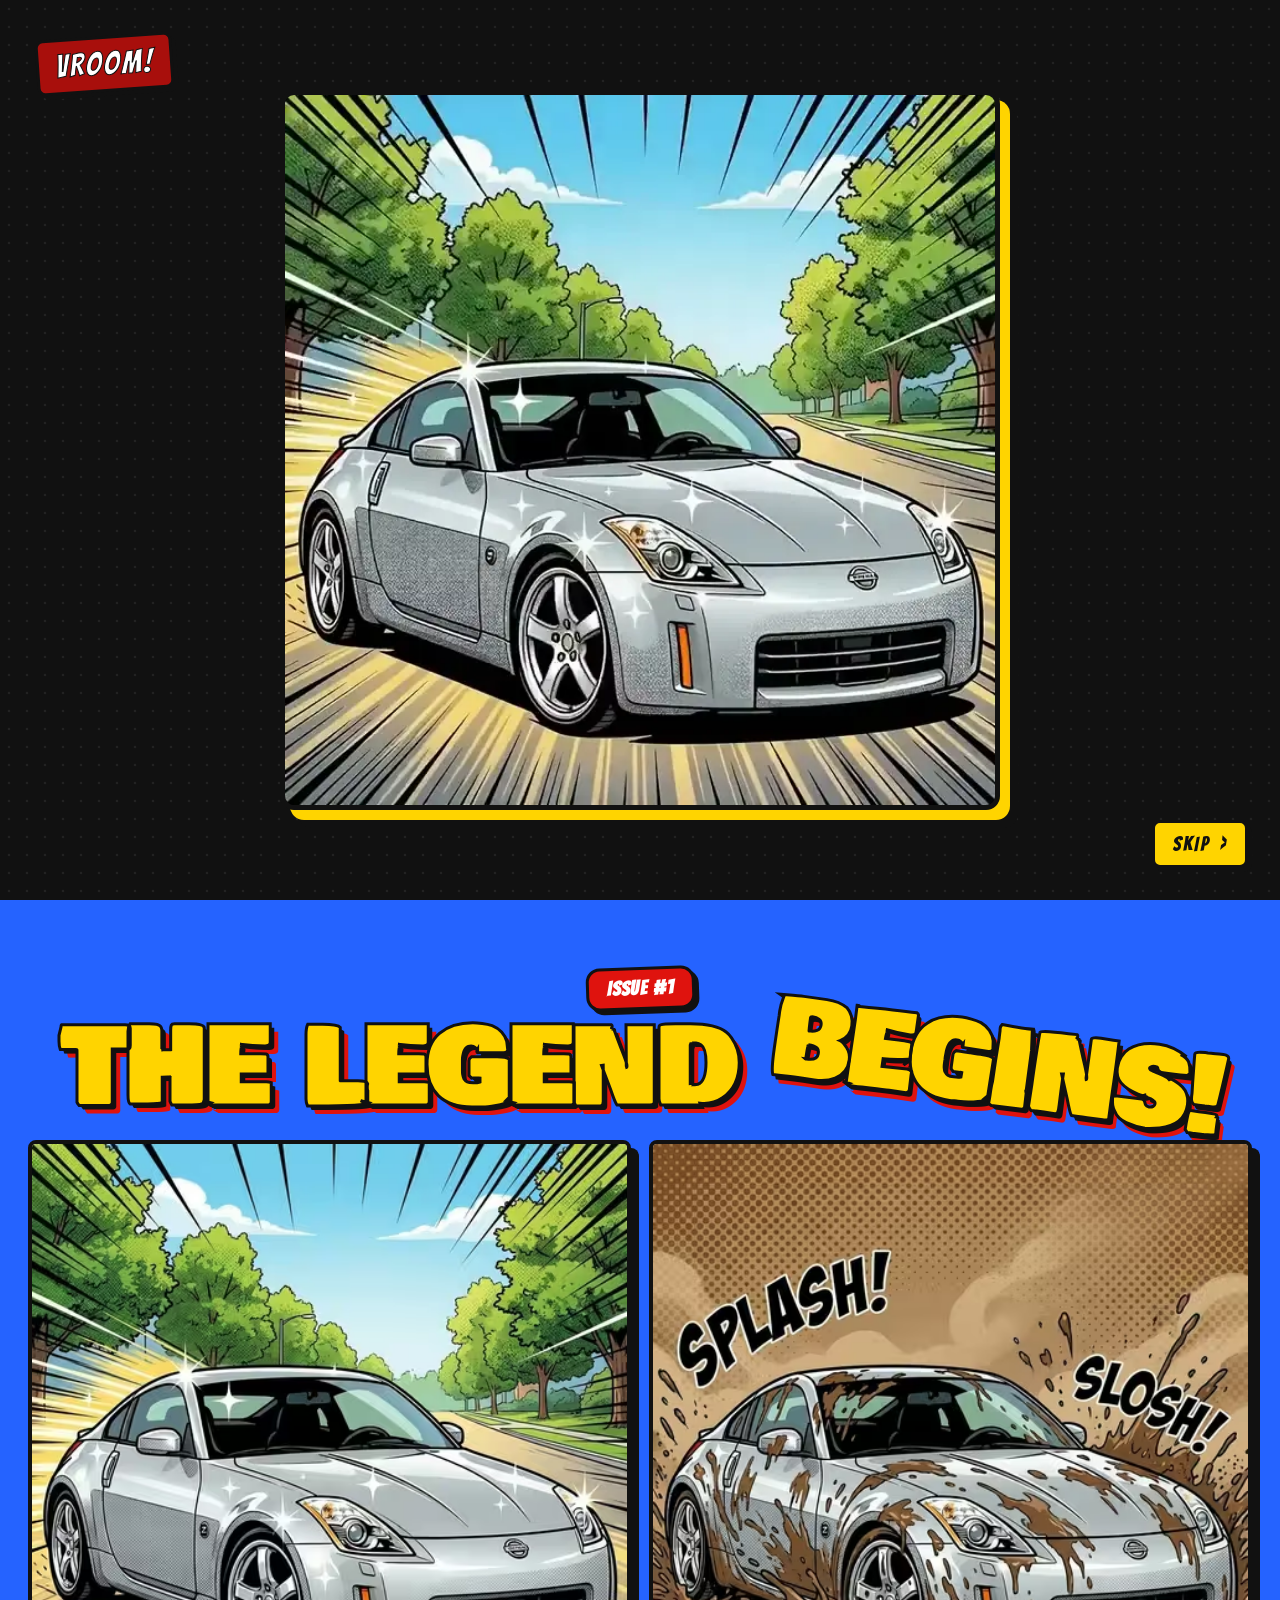
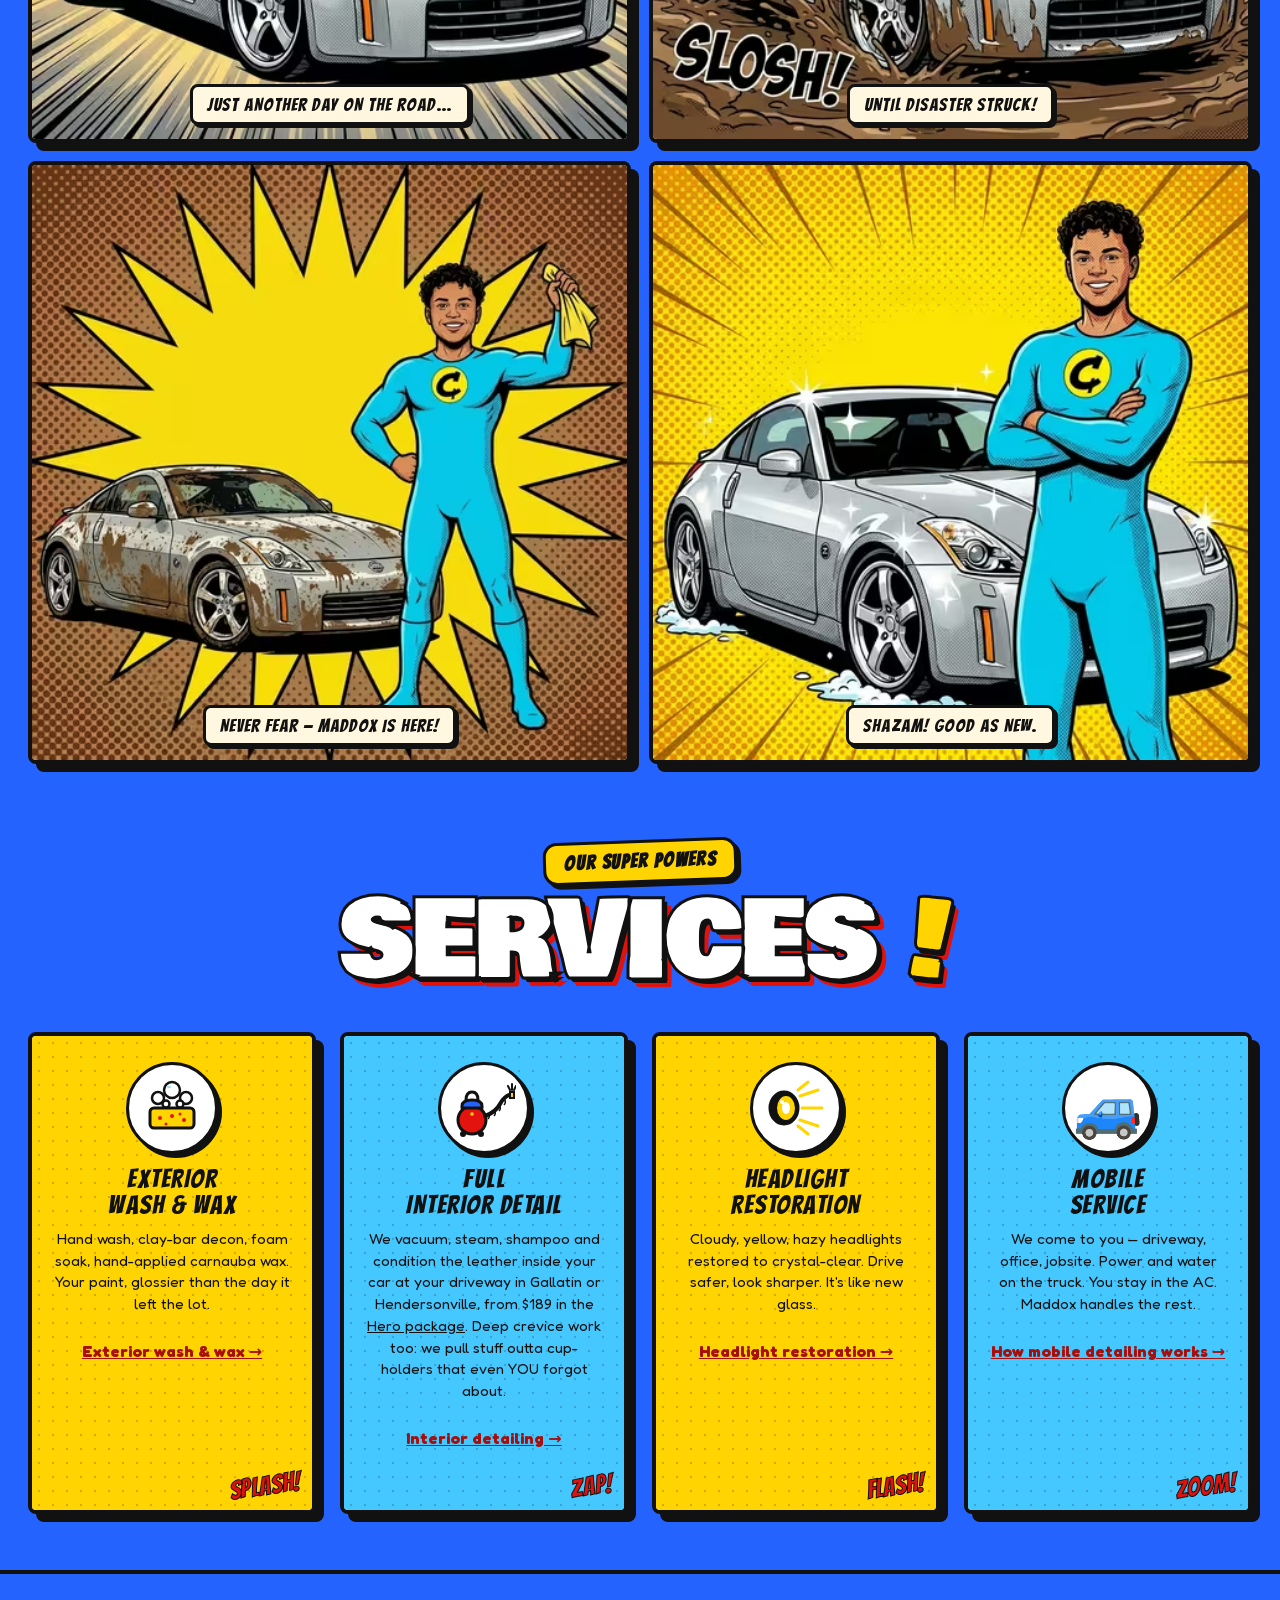
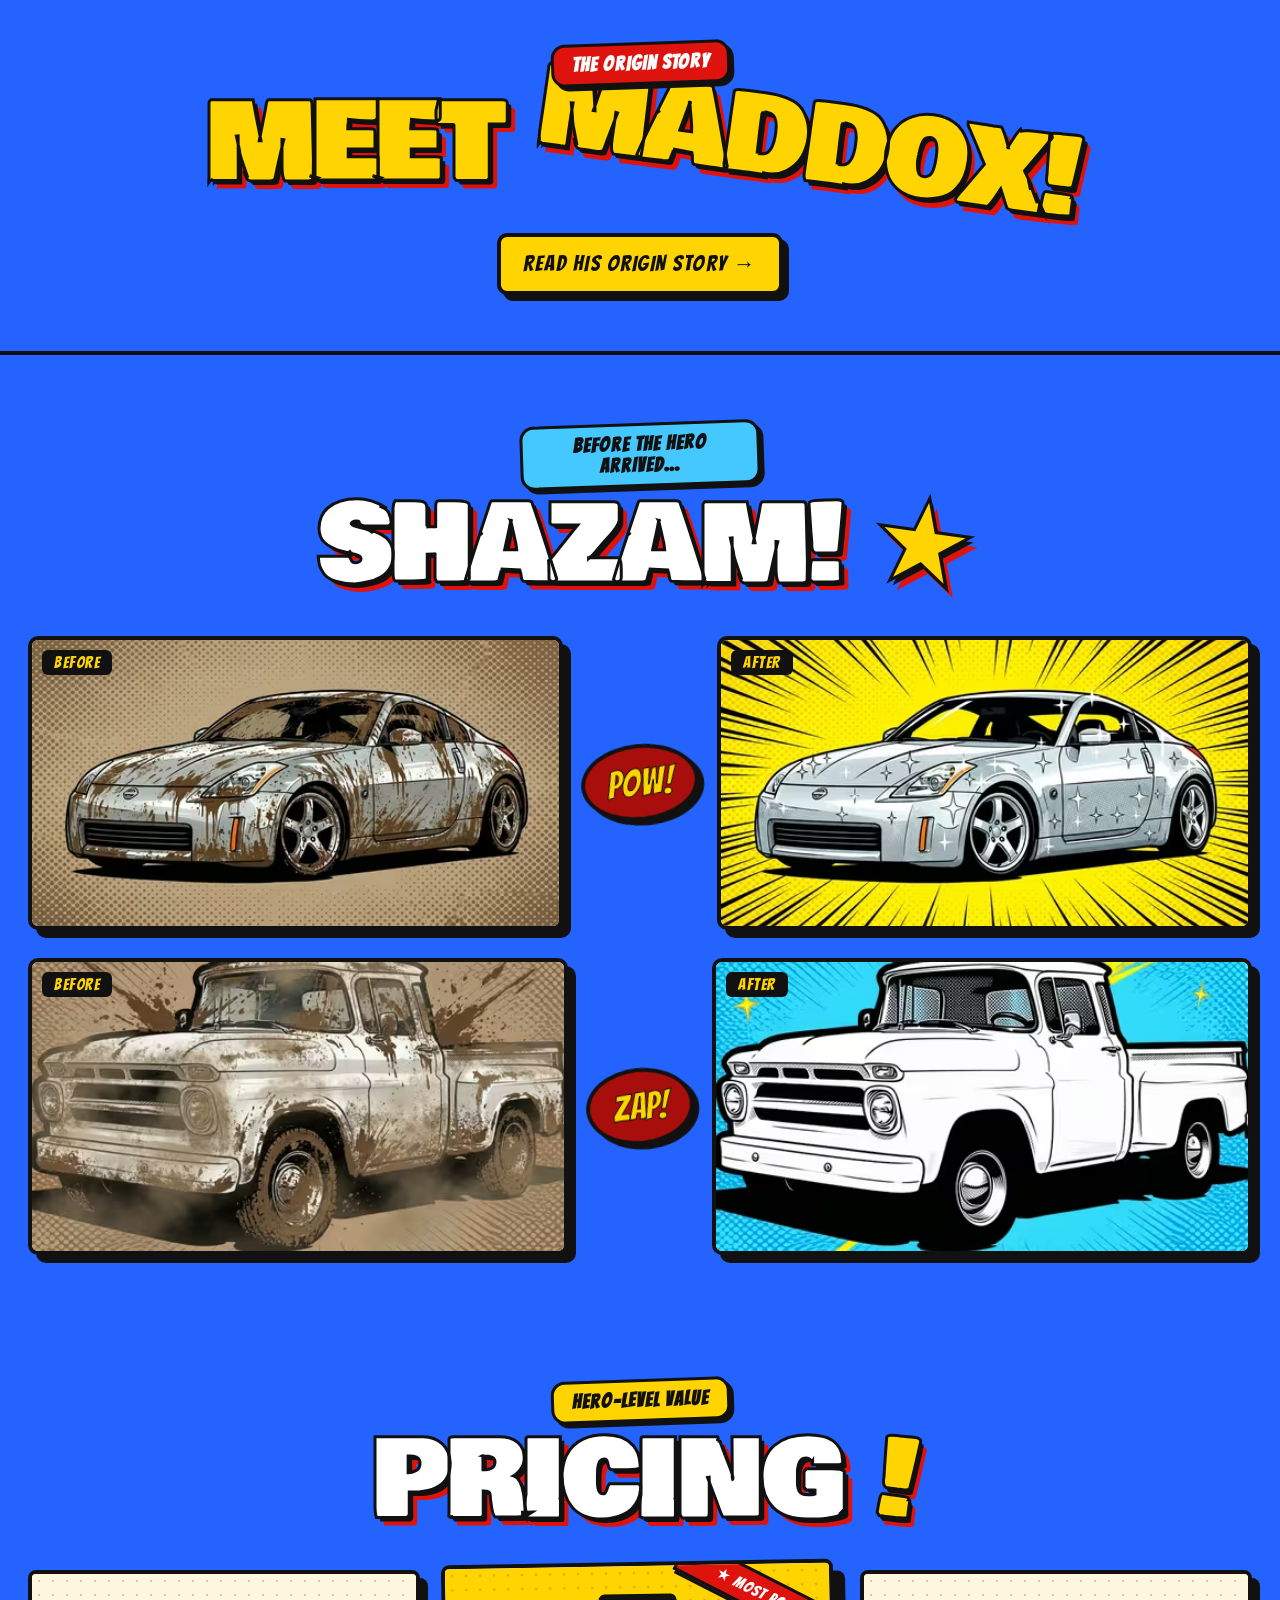
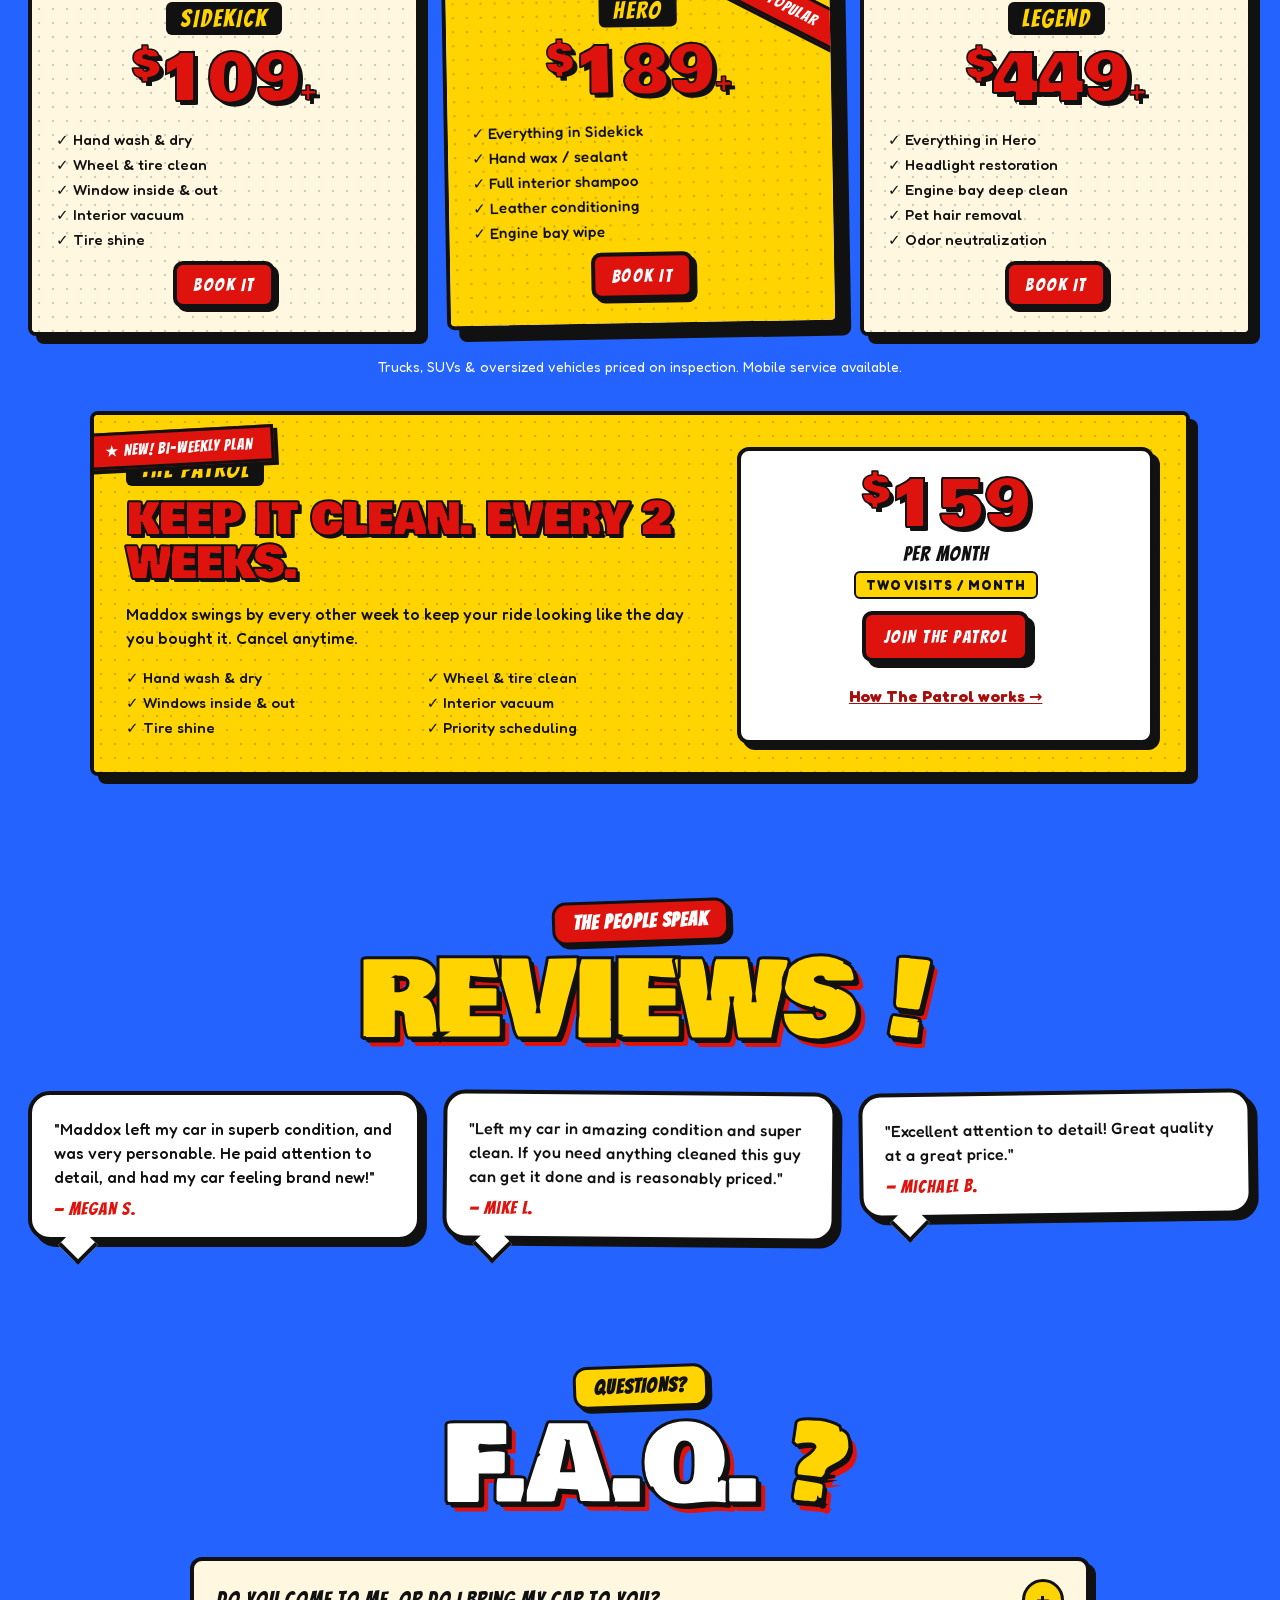
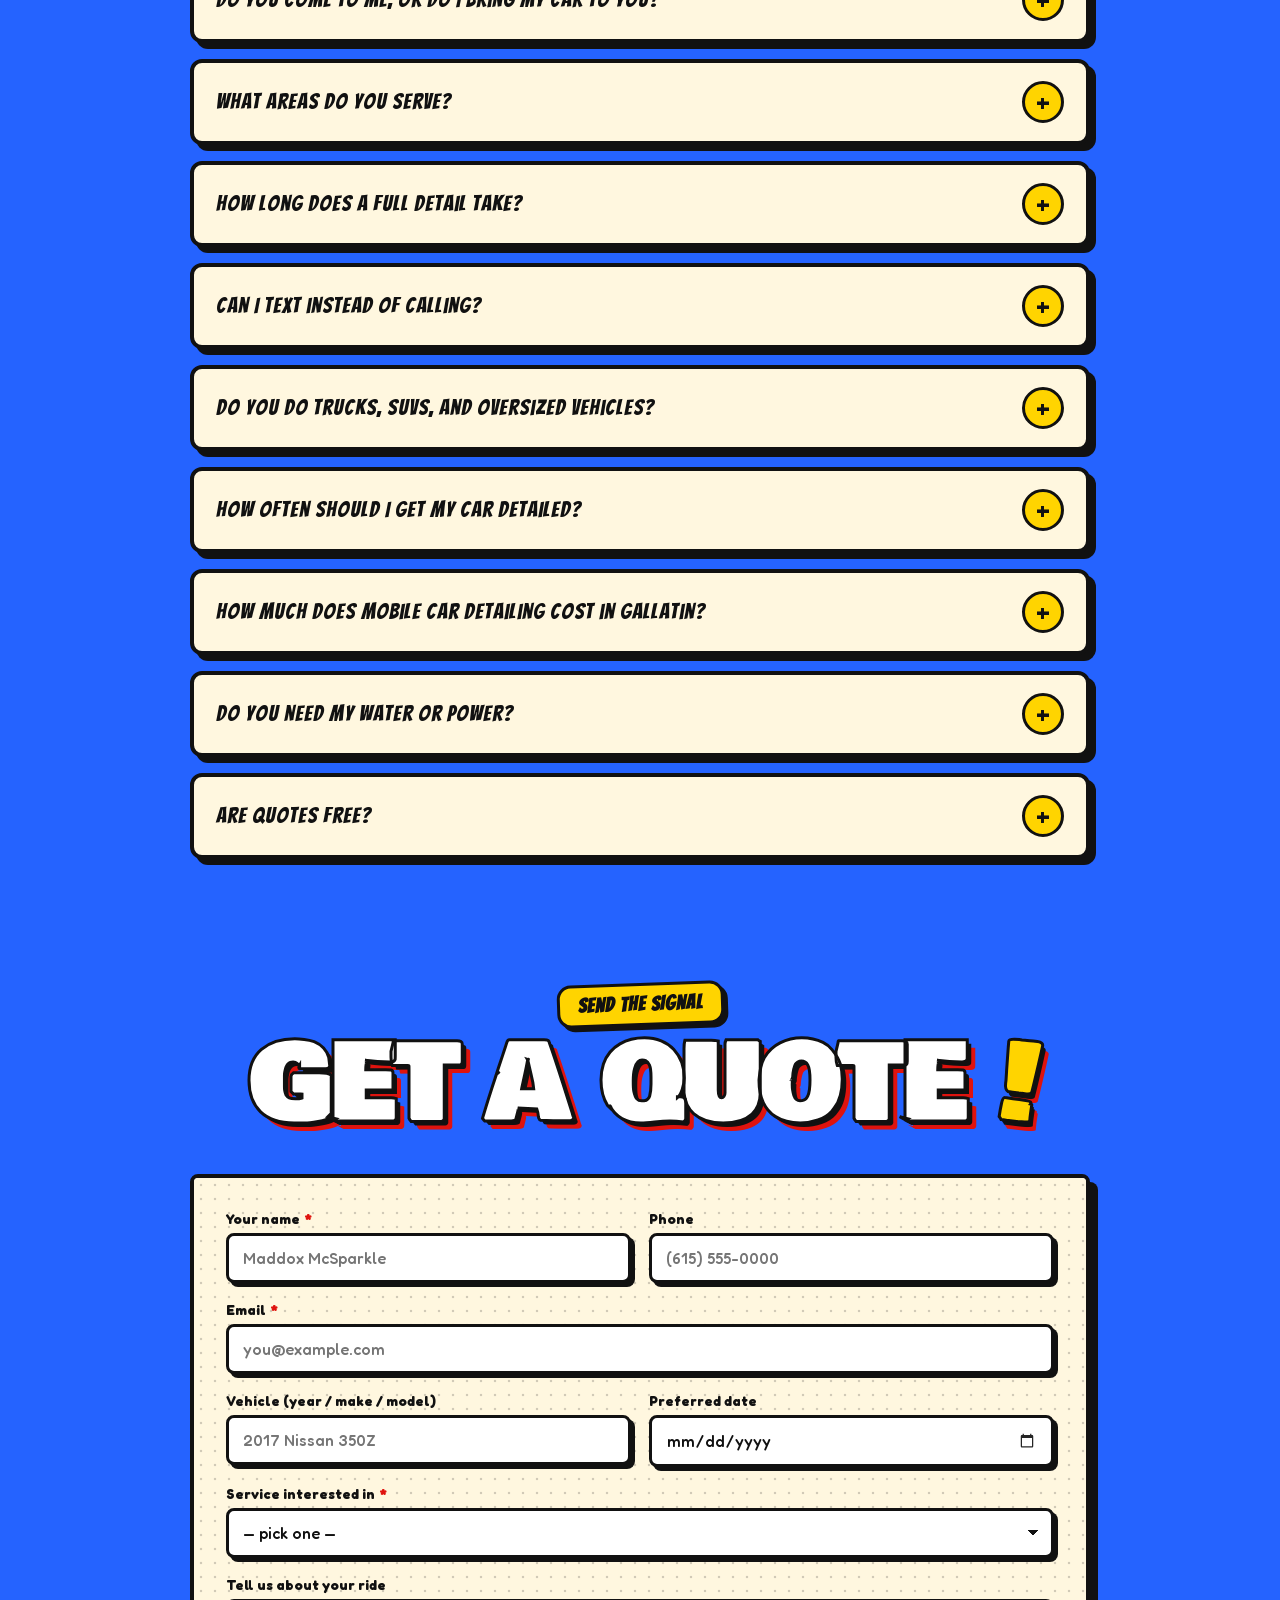
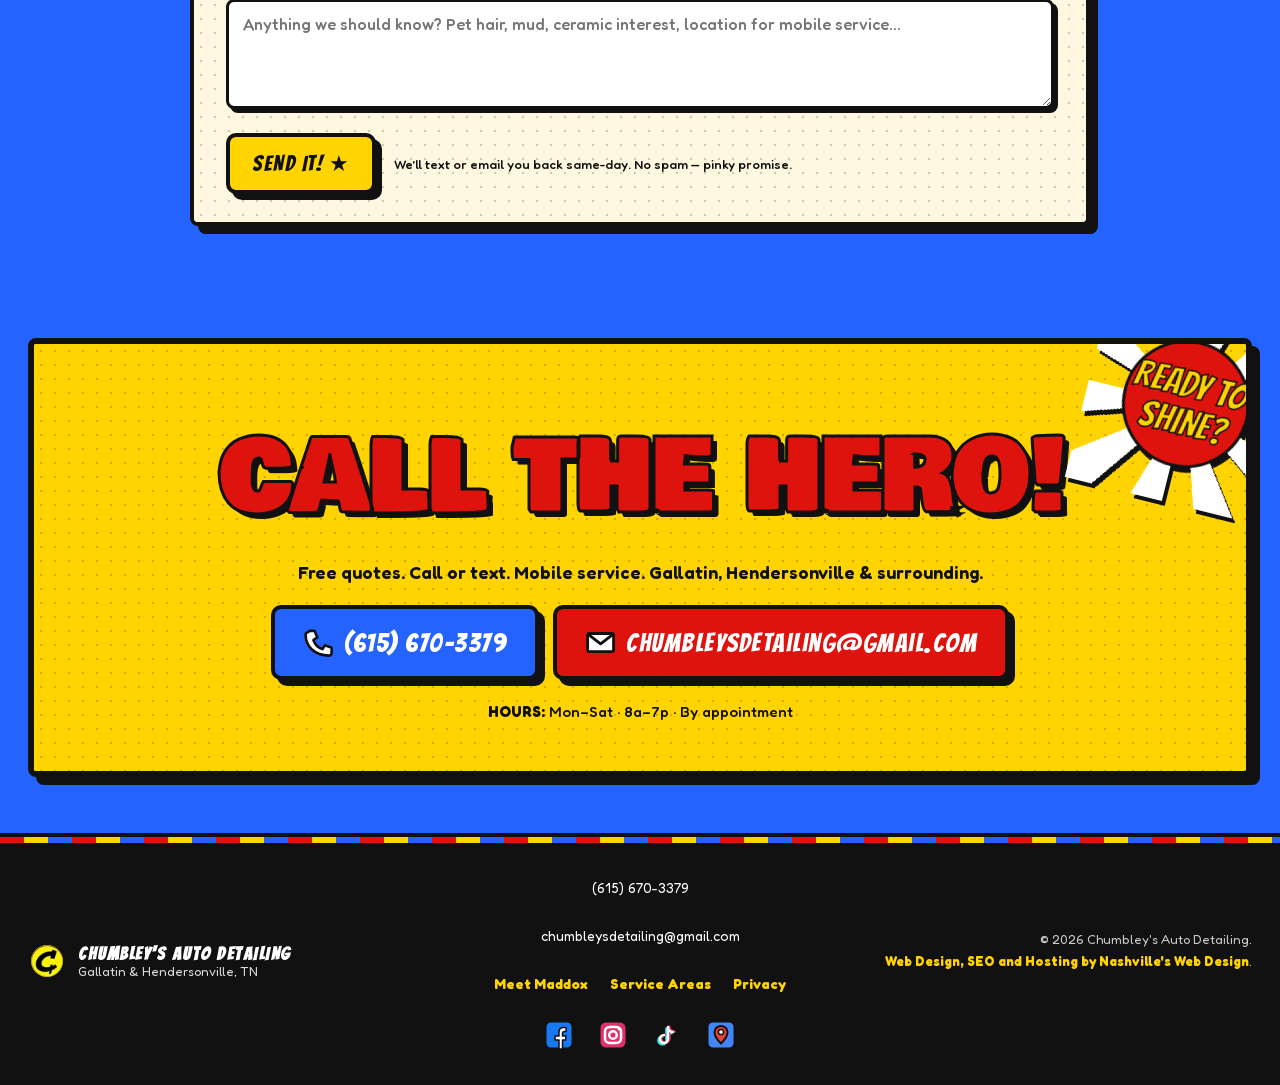
<file: index.html>
<!doctype html>
<html lang="en">
<head>
  <meta charset="utf-8" />
  <meta name="viewport" content="width=device-width, initial-scale=1" />

  <title>Car Detailing in Gallatin &amp; Hendersonville, TN | Chumbley's</title>
  <meta name="description" content="Mobile car detailing at your driveway in Gallatin and Hendersonville, TN: hand wash from $109, wax and interior shampoo from $189. Call or text (615) 670-3379." />
  <meta name="keywords" content="auto detailing Gallatin TN, mobile detailing Hendersonville, car wash Gallatin, interior detail Sumner County, headlight restoration Tennessee, Chumbley's Auto Detailing, Maddox detailer Gallatin" />
  <meta name="author" content="Chumbley's Auto Detailing" />
  <meta name="robots" content="index, follow, max-image-preview:large" />
  <meta name="theme-color" content="#ffd400" />

  <!-- Local / Geo signals -->
  <meta name="geo.region" content="US-TN" />
  <meta name="geo.placename" content="Gallatin, Tennessee" />
  <meta name="geo.position" content="36.3884;-86.4467" />
  <meta name="ICBM" content="36.3884, -86.4467" />

  <link rel="canonical" href="https://chumbleysdetailing.com/" />

  <!-- Open Graph -->
  <meta property="og:type" content="website" />
  <meta property="og:site_name" content="Chumbley's Auto Detailing" />
  <meta property="og:url" content="https://chumbleysdetailing.com/" />
  <meta property="og:title" content="Chumbley's Auto Detailing — Maddox to the Rescue!" />
  <meta property="og:description" content="Mobile auto detailing in Gallatin &amp; Hendersonville, TN. Hand wash, wax, full interior detail, headlight restoration. Call or text (615) 670-3379." />
  <meta property="og:image" content="https://chumbleysdetailing.com/assets/og-image.png" />
  <meta property="og:image:width" content="1200" />
  <meta property="og:image:height" content="630" />
  <meta property="og:image:alt" content="Chumbley's Auto Detailing — Maddox the superhero on a comic-book panel." />
  <meta property="og:locale" content="en_US" />

  <!-- Twitter -->
  <meta name="twitter:card" content="summary_large_image" />
  <meta name="twitter:title" content="Chumbley's Auto Detailing — Maddox to the Rescue!" />
  <meta name="twitter:description" content="Mobile auto detailing in Gallatin &amp; Hendersonville, TN. Call or text (615) 670-3379 for a free quote." />
  <meta name="twitter:image" content="https://chumbleysdetailing.com/assets/og-image.png" />

  <!-- The four faces are self-hosted (assets/fonts, @font-face in styles.css);
       the title's and the ticker's are preloaded. -->
  <link rel="preload" as="font" type="font/woff2" href="assets/fonts/bowlby-one.woff2" crossorigin />
  <link rel="preload" as="font" type="font/woff2" href="assets/fonts/bangers.woff2" crossorigin />

  <link rel="stylesheet" href="styles.css?v=20261118a" />

  <!-- LCP hero image preload: the same srcset and sizes as the hero's AVIF
       <source>, so the browser fetches the one file it paints. -->
  <link rel="preload" as="image" type="image/avif" imagesrcset="assets/hero-portrait-640.avif 640w, assets/hero-portrait-832.avif 832w, assets/hero-portrait-1024.avif 1024w" imagesizes="(max-width: 540px) 460px, (max-width: 980px) 100vw, 660px" fetchpriority="high" />

  <link rel="icon" type="image/png" href="assets/logo-emblem.png" />
  <link rel="apple-touch-icon" href="assets/logo-emblem.png" />

  <!-- Google tag (gtag.js). The queue goes in at once; the library is
       requested once the page has loaded and painted (the first LCP entry;
       3 s after load at the latest), or at the first tap or key press. -->
  <script>
    window.dataLayer = window.dataLayer || [];
    function gtag(){dataLayer.push(arguments);}
    gtag('js', new Date());
    gtag('config', 'G-EQVL6SGTES');
    (function (w, d) {
      var done = 0, E = ['pointerdown', 'keydown', 'touchstart'];
      function go() { if (done) return; done = 1; E.forEach(function (x) { w.removeEventListener(x, go, true); });
        var s = d.createElement('script'); s.async = true; s.src = 'https://www.googletagmanager.com/gtag/js?id=G-EQVL6SGTES'; d.head.appendChild(s); }
      E.forEach(function (x) { w.addEventListener(x, go, { capture: true, passive: true }); });
      w.chumbleysAfterPaint = function (f) {
        var P = w.PerformanceObserver, T = (P && P.supportedEntryTypes) || [], k = T.indexOf('largest-contentful-paint') > -1 ? 'largest-contentful-paint' : T.indexOf('paint') > -1 ? 'paint' : '', ran = 0;
        function run() { if (!ran) { ran = 1; f(); } }
        if (k) { try { new P(function (l, o) { o.disconnect(); run(); }).observe({ type: k, buffered: true }); } catch (e) { run(); } } else run();
        setTimeout(run, 3000);
      };
      function later() { w.chumbleysAfterPaint(function () { if (w.requestIdleCallback) w.requestIdleCallback(go, { timeout: 1500 }); else setTimeout(go, 1); }); }
      if (d.readyState === 'complete') later(); else w.addEventListener('load', later);
    })(window, document);
  </script>

  <!-- ============================================================
       JSON-LD: LocalBusiness / AutomotiveBusiness
       ============================================================ -->
  <script type="application/ld+json">
  {
    "@context": "https://schema.org",
    "@graph": [
      {
        "@type": ["LocalBusiness", "AutomotiveBusiness"],
        "@id": "https://chumbleysdetailing.com/#business",
        "name": "Chumbley's Auto Detailing",
        "alternateName": "Chumbleys Detailing",
        "description": "Mobile auto detailing service in Gallatin and Hendersonville, TN. Hand wash, wax, full interior detail, headlight restoration. Owned and operated by Maddox Chumbley.",
        "url": "https://chumbleysdetailing.com/",
        "telephone": "+1-615-670-3379",
        "email": "chumbleysdetailing@gmail.com",
        "image": [
          "https://chumbleysdetailing.com/assets/hero-portrait.png",
          "https://chumbleysdetailing.com/assets/hero-action.png",
          "https://chumbleysdetailing.com/assets/og-image.png"
        ],
        "logo": "https://chumbleysdetailing.com/assets/logo-emblem.png",
        "priceRange": "$$",
        "currenciesAccepted": "USD",
        "address": {
          "@type": "PostalAddress",
          "addressLocality": "Gallatin",
          "addressRegion": "TN",
          "postalCode": "37066",
          "addressCountry": "US"
        },
        "geo": {
          "@type": "GeoCoordinates",
          "latitude": 36.3884,
          "longitude": -86.4467
        },
        "areaServed": [
          { "@type": "City", "name": "Gallatin",        "containedInPlace": { "@type": "AdministrativeArea", "name": "Sumner County, TN" } },
          { "@type": "City", "name": "Hendersonville",  "containedInPlace": { "@type": "AdministrativeArea", "name": "Sumner County, TN" } },
          { "@type": "City", "name": "Goodlettsville",  "containedInPlace": { "@type": "AdministrativeArea", "name": "Davidson/Sumner County, TN" } },
          { "@type": "City", "name": "Castalian Springs", "containedInPlace": { "@type": "AdministrativeArea", "name": "Sumner County, TN" } },
          { "@type": "City", "name": "Bethpage",        "containedInPlace": { "@type": "AdministrativeArea", "name": "Sumner County, TN" } },
          { "@type": "City", "name": "Madison",         "containedInPlace": { "@type": "AdministrativeArea", "name": "Davidson County, TN" } }
        ],
        "openingHoursSpecification": [
          {
            "@type": "OpeningHoursSpecification",
            "dayOfWeek": ["Monday", "Tuesday", "Wednesday", "Thursday", "Friday", "Saturday"],
            "opens": "08:00",
            "closes": "19:00"
          }
        ],
        "sameAs": [
          "https://www.facebook.com/ChumbleysDetailing",
          "https://www.instagram.com/chumbleysdetailing",
          "https://www.tiktok.com/@chumbleysdetailing",
          "https://maps.app.goo.gl/qfD3mXEj3eFkXsws9"
        ],
        "founder": { "@id": "https://chumbleysdetailing.com/#maddox" },
        "hasMap": "https://maps.app.goo.gl/qfD3mXEj3eFkXsws9",
        "hasOfferCatalog": {
          "@type": "OfferCatalog",
          "name": "Detailing Services",
          "itemListElement": [
            { "@type": "Offer", "itemOffered": { "@type": "Service", "name": "Sidekick Detail Package", "description": "Hand wash & dry, wheel & tire clean, windows inside & out, interior vacuum, tire shine." }, "price": "109", "priceCurrency": "USD" },
            { "@type": "Offer", "itemOffered": { "@type": "Service", "name": "The Patrol — Bi-Weekly Maintenance Plan", "description": "Recurring detail every two weeks: hand wash & dry, wheel & tire clean, windows inside & out, interior vacuum, tire shine, plus priority scheduling. Two visits per month. Cancel anytime." }, "price": "159", "priceCurrency": "USD", "priceSpecification": { "@type": "UnitPriceSpecification", "price": "159", "priceCurrency": "USD", "billingDuration": "P1M", "billingIncrement": 1, "unitText": "month" } },
            { "@type": "Offer", "itemOffered": { "@type": "Service", "name": "Exterior Wash & Wax", "description": "Hand wash, foam soak, hand-applied carnauba wax." } },
            { "@type": "Offer", "itemOffered": { "@type": "Service", "name": "Full Interior Detail", "description": "Vacuum, steam, shampoo, leather conditioning, deep crevice work." } },
            { "@type": "Offer", "itemOffered": { "@type": "Service", "name": "Headlight Restoration", "description": "Cloudy, yellow, hazy headlights restored to crystal-clear." } },
            { "@type": "Offer", "itemOffered": { "@type": "Service", "name": "Mobile Auto Detailing", "description": "On-site detailing at your home, office, or jobsite in Gallatin and Hendersonville, TN." } },
            { "@type": "Offer", "itemOffered": { "@type": "Service", "name": "Hero Detail Package", "description": "Hand wash, hand wax, full interior shampoo, leather conditioning, engine bay wipe." }, "price": "189", "priceCurrency": "USD" },
            { "@type": "Offer", "itemOffered": { "@type": "Service", "name": "Legend Detail Package", "description": "Everything in Hero plus headlight restoration, engine bay deep clean, pet hair removal, odor neutralization." }, "price": "449", "priceCurrency": "USD" }
          ]
        },
        "aggregateRating": {
          "@type": "AggregateRating",
          "ratingValue": "5",
          "reviewCount": "3",
          "bestRating": "5",
          "worstRating": "5"
        },
        "review": [
          {
            "@type": "Review",
            "author": { "@type": "Person", "name": "Megan S." },
            "reviewRating": { "@type": "Rating", "ratingValue": "5", "bestRating": "5" },
            "reviewBody": "Maddox left my car in superb condition, and was very personable. He paid attention to detail, and had my car feeling brand new!"
          },
          {
            "@type": "Review",
            "author": { "@type": "Person", "name": "Mike L." },
            "reviewRating": { "@type": "Rating", "ratingValue": "5", "bestRating": "5" },
            "reviewBody": "Left my car in amazing condition and super clean. If you need anything cleaned this guy can get it done and is reasonably priced."
          },
          {
            "@type": "Review",
            "author": { "@type": "Person", "name": "Michael B." },
            "reviewRating": { "@type": "Rating", "ratingValue": "5", "bestRating": "5" },
            "reviewBody": "Excellent attention to detail! Great quality at a great price."
          }
        ]
      },
      {
        "@type": "WebSite","creator":{"@type":"Organization","name":"Nashville's Web Design","url":"https://nashvilleswebdesign.com"},"provider":{"@type":"Organization","name":"Nashville's Web Design","url":"https://nashvilleswebdesign.com"},
        "@id": "https://chumbleysdetailing.com/#website",
        "url": "https://chumbleysdetailing.com/",
        "name": "Chumbley's Auto Detailing",
        "publisher": { "@id": "https://chumbleysdetailing.com/#business" },
        "inLanguage": "en-US"
      },
      {
        "@type": "BreadcrumbList",
        "itemListElement": [
          { "@type": "ListItem", "position": 1, "name": "Gallatin Car Detailing",         "item": "https://chumbleysdetailing.com/" },
          { "@type": "ListItem", "position": 2, "name": "Services",     "item": "https://chumbleysdetailing.com/#services" },
          { "@type": "ListItem", "position": 3, "name": "Meet Maddox",  "item": "https://chumbleysdetailing.com/about" },
          { "@type": "ListItem", "position": 4, "name": "Before / After", "item": "https://chumbleysdetailing.com/#gallery" },
          { "@type": "ListItem", "position": 5, "name": "Pricing",      "item": "https://chumbleysdetailing.com/#pricing" },
          { "@type": "ListItem", "position": 6, "name": "Contact",      "item": "https://chumbleysdetailing.com/#contact" }
        ]
      },
      {
        "@type": "Person",
        "@id": "https://chumbleysdetailing.com/#maddox",
        "name": "Maddox Chumbley",
        "jobTitle": "Founder & Lead Detailer",
        "worksFor": { "@id": "https://chumbleysdetailing.com/#business" },
        "image": "https://chumbleysdetailing.com/assets/hero-portrait.png",
        "url": "https://chumbleysdetailing.com/about"
      },
      {
        "@type": "WebPage",
        "@id": "https://chumbleysdetailing.com/#webpage",
        "url": "https://chumbleysdetailing.com/",
        "name": "Car Detailing in Gallatin & Hendersonville, TN | Chumbley's",
        "isPartOf": { "@id": "https://chumbleysdetailing.com/#website" },
        "about": { "@id": "https://chumbleysdetailing.com/#business" },
        "inLanguage": "en-US",
        "dateModified": "2026-09-27",
        "speakable": {
          "@type": "SpeakableSpecification",
          "cssSelector": ["h1", ".kicker", ".meta-row"]
        }
      }
    ]
  }
  </script>
</head>
<body>

<!-- =================== INTRO OVERLAY =================== -->
<div id="intro-overlay" class="intro-overlay" aria-hidden="false">
  <video id="intro-video"
         class="intro-video"
         playsinline muted
         preload="none"
         width="640" height="640"
         poster="assets/intro-poster.webp">
    <source src="assets/intro-video.mp4" type="video/mp4" />
  </video>
  <div class="intro-burst"><span>VROOM!</span></div>
  <button type="button" id="intro-skip" class="intro-skip" aria-label="Skip intro">
    SKIP <span aria-hidden="true">›</span>
  </button>
</div>
<script>
  (function () {
    var KEY     = "chumbleys_intro_seen_v1";
    var overlay = document.getElementById("intro-overlay");
    var video   = document.getElementById("intro-video");
    var skip    = document.getElementById("intro-skip");

    // Skip on repeat visits within the session, on prefers-reduced-motion,
    // and if for any reason the video element didn't get created.
    var prm = window.matchMedia && window.matchMedia("(prefers-reduced-motion: reduce)").matches;
    if (!overlay || !video || sessionStorage.getItem(KEY) || prm) {
      if (overlay) overlay.parentNode.removeChild(overlay);
      document.documentElement.classList.remove("intro-active");
      return;
    }

    document.documentElement.classList.add("intro-active");

    function dismiss() {
      sessionStorage.setItem(KEY, "1");
      overlay.classList.add("is-leaving");
      document.documentElement.classList.remove("intro-active");
      setTimeout(function () {
        if (overlay && overlay.parentNode) overlay.parentNode.removeChild(overlay);
      }, 800);
    }

    function showTapToPlay() {
      // Autoplay was blocked. Reveal a "tap to play" hint so the user can
      // start the video themselves. Don't dismiss — that would deny them
      // the intro entirely.
      var hint = document.createElement("div");
      hint.className = "intro-tap";
      hint.textContent = "▶ TAP TO PLAY";
      overlay.appendChild(hint);
    }

    // Try to autoplay (muted + playsinline almost always works) once the page
    // has painted: the poster holds the overlay until then, and the video's
    // ~1 MB no longer races the page's own first paint (2026-09-26).
    var started = false;
    function start() {
      if (started || !overlay.parentNode) return;
      started = true;
      var playPromise = video.play();
      if (playPromise && typeof playPromise.then === "function") {
        playPromise.catch(showTapToPlay);
      }
      // Safety: if the video can't load or play within 8s, don't trap the user
      setTimeout(function () {
        if (video.paused && video.currentTime === 0) dismiss();
      }, 8000);
    }
    if (window.chumbleysAfterPaint) window.chumbleysAfterPaint(start); else start();

    // Click anywhere on the overlay (except Skip) to retry play
    overlay.addEventListener("click", function (e) {
      if (e.target.closest(".intro-skip")) return;
      if (!started) { start(); return; }
      if (video.paused) {
        video.play().catch(function () { /* still no luck — let the safety timeout handle it */ });
      } else {
        // Video is already playing — click means dismiss
        dismiss();
      }
    });

    video.addEventListener("ended", dismiss);
    skip.addEventListener("click", dismiss);
  })();
</script>

<!-- =================== TOP BURST BANNER =================== -->
<div class="ticker">
  <div class="ticker-track">
    <span>★ NEW! MOBILE DETAILING — GALLATIN &amp; HENDERSONVILLE</span>
    <span>★ FREE QUOTE — CALL OR TEXT (615) 670-3379</span>
    <span>★ INTERIOR · EXTERIOR · HEADLIGHT RESTORATION</span>
    <span>★ MADDOX TO THE RESCUE!</span>
    <span>★ NEW! MOBILE DETAILING — GALLATIN &amp; HENDERSONVILLE</span>
    <span>★ FREE QUOTE — CALL OR TEXT (615) 670-3379</span>
    <span>★ INTERIOR · EXTERIOR · HEADLIGHT RESTORATION</span>
    <span>★ MADDOX TO THE RESCUE!</span>
  </div>
</div>

<!-- =================== NAV =================== -->
<header class="nav">
  <a class="logo" href="#top">
    <span class="logo-mark"><img src="assets/logo-emblem-96.webp" srcset="assets/logo-emblem-96.webp 96w, assets/logo-emblem-160.webp 160w" sizes="48px" alt="Chumbley's logo" width="48" height="48"/></span>
    <span class="logo-text">
      <em>Chumbley's</em>
      <strong>AUTO DETAILING</strong>
    </span>
  </a>
  <nav class="nav-links">
    <a href="#services">Services</a>
    <a href="/about">Meet Maddox</a>
    <a href="#gallery">Before / After</a>
    <a href="#pricing">Pricing</a>
    <a href="/service-areas/">Areas</a>
    <a href="#faq">FAQ</a>
    <a href="#quote">Contact</a>
  </nav>
  <div class="social-row">
    <a class="social-link" href="https://www.facebook.com/ChumbleysDetailing" target="_blank" rel="noopener" aria-label="Chumbley's on Facebook">
      <svg viewBox="0 0 32 32" aria-hidden="true">
        <rect x="2" y="2" width="28" height="28" rx="6"
              fill="#1877f2" stroke="#111" stroke-width="3" stroke-linejoin="round"/>
        <path d="M19.5 30v-9h3l.5-4h-3.5v-2.4c0-1.1.4-2 2-2h1.6V8.6c-.3-.1-1.4-.2-2.6-.2-2.6 0-4.5 1.6-4.5 4.5V17H12v4h4v9h3.5z"
              fill="#fff" stroke="#111" stroke-width="1.5" stroke-linejoin="round"/>
      </svg>
    </a>
    <a class="social-link" href="https://www.instagram.com/chumbleysdetailing" target="_blank" rel="noopener" aria-label="Chumbley's on Instagram">
      <svg viewBox="0 0 32 32" aria-hidden="true">
        <rect x="2" y="2" width="28" height="28" rx="7"
              fill="#e1306c" stroke="#111" stroke-width="3" stroke-linejoin="round"/>
        <rect x="8" y="8" width="16" height="16" rx="4.5"
              fill="none" stroke="#fff" stroke-width="2.5" stroke-linejoin="round"/>
        <circle cx="16" cy="16" r="3.8"
                fill="none" stroke="#fff" stroke-width="2.5"/>
        <circle cx="22" cy="10" r="1.4" fill="#fff"/>
      </svg>
    </a>
    <a class="social-link" href="https://www.tiktok.com/@chumbleysdetailing" target="_blank" rel="noopener" aria-label="Chumbley's on TikTok">
      <svg viewBox="0 0 32 32" aria-hidden="true">
        <rect x="2" y="2" width="28" height="28" rx="6"
              fill="#111" stroke="#111" stroke-width="3" stroke-linejoin="round"/>
        <g fill="none" stroke-linecap="round" stroke-linejoin="round" stroke-width="2.4">
          <path d="M17 8v12a4 4 0 1 1-4-4M17 8c0 3 2 5 5 5"
                stroke="#25f4ee" transform="translate(-1.6,1.4)"/>
          <path d="M17 8v12a4 4 0 1 1-4-4M17 8c0 3 2 5 5 5"
                stroke="#fe2c55" transform="translate(1.4,-0.4)"/>
          <path d="M17 8v12a4 4 0 1 1-4-4M17 8c0 3 2 5 5 5"
                stroke="#fff"/>
        </g>
      </svg>
    </a>
    <a class="social-link" href="https://maps.app.goo.gl/qfD3mXEj3eFkXsws9" target="_blank" rel="noopener" aria-label="Chumbley's on Google Maps">
      <svg viewBox="0 0 32 32" aria-hidden="true">
        <rect x="2" y="2" width="28" height="28" rx="6"
              fill="#4285f4" stroke="#111" stroke-width="3" stroke-linejoin="round"/>
        <path d="M16 7c-3.6 0-6.5 2.7-6.5 6.2 0 4.8 6.5 11.3 6.5 11.3s6.5-6.5 6.5-11.3C22.5 9.7 19.6 7 16 7z"
              fill="#ea4335" stroke="#111" stroke-width="2" stroke-linejoin="round"/>
        <circle cx="16" cy="13" r="2.6" fill="#fff" stroke="#111" stroke-width="1.5"/>
      </svg>
    </a>
  </div>
  <a class="nav-cta" href="tel:+16156703379"><svg class="ico" viewBox="0 0 24 24" aria-hidden="true"><path fill="currentColor" stroke="#111" stroke-width="2" stroke-linejoin="round" d="M5 3h4l2 5-3 2c1 3 4 6 7 7l2-3 5 2v4c0 1-1 2-2 2C9 22 2 15 2 6c0-1 1-2 2-2z"/></svg> (615) 670-3379</a>
</header>

<main id="top">

<!-- =================== HERO PANEL =================== -->
<section class="hero">
  <div class="hero-grid">

    <!-- Left: hero image with comic treatment -->
    <div class="panel panel-hero">
      <div class="panel-corner tl"></div>
      <div class="panel-corner tr"></div>
      <div class="panel-corner bl"></div>
      <div class="panel-corner br"></div>

      <div class="halftone-bg"></div>

      <div class="hero-photo ai">
        <picture>
          <source type="image/avif" srcset="assets/hero-portrait-640.avif 640w, assets/hero-portrait-832.avif 832w, assets/hero-portrait-1024.avif 1024w" sizes="(max-width: 540px) 460px, (max-width: 980px) 100vw, 660px" />
          <source type="image/webp" srcset="assets/hero-portrait-640.webp 640w, assets/hero-portrait-832.webp 832w, assets/hero-portrait-1024.webp 1024w" sizes="(max-width: 540px) 460px, (max-width: 980px) 100vw, 660px" />
          <img src="assets/hero-portrait.png" alt="Maddox, the auto detailing superhero" width="1024" height="1024" fetchpriority="high" />
        </picture>
      </div>

      <div class="speed-lines"></div>

      <div class="bubble bubble-tl">
        <span>NEVER FEAR —</span>
        <strong>MADDOX IS HERE!</strong>
      </div>

      <div class="burst burst-yellow burst-bl">
        <span>POW!</span>
      </div>
      <div class="burst burst-red burst-tr">
        <span>SHINE!</span>
      </div>
    </div>

    <!-- Right: title + CTA -->
    <div class="panel panel-title">
      <div class="halftone-bg pink"></div>
      <h1 class="title">
        <span class="title-line line-1">CHUMBLEY'S</span>
        <span class="title-line line-2">AUTO</span>
        <span class="title-line line-3">DETAILING!</span>
      </h1>

      <p class="strapline">Mobile car detailing in Gallatin and Hendersonville, TN. Call or text <a href="tel:+16156703379">(615) 670-3379</a>.</p>

      <p class="kicker">
        Issue #1 · Gallatin &amp; Hendersonville, TN — A blinding,
        sparkling, wheel-shining, interior-rescuing detail crew has arrived.
      </p>

      <div class="cta-row">
        <a class="btn btn-yellow" href="tel:+16156703379"><svg class="ico" viewBox="0 0 24 24" aria-hidden="true"><path fill="#111" stroke="#111" stroke-width="2" stroke-linejoin="round" d="M5 3h4l2 5-3 2c1 3 4 6 7 7l2-3 5 2v4c0 1-1 2-2 2C9 22 2 15 2 6c0-1 1-2 2-2z"/></svg> CALL / TEXT</a>
        <a class="btn btn-red" href="mailto:chumbleysdetailing@gmail.com"><svg class="ico" viewBox="0 0 24 24" aria-hidden="true"><rect x="2" y="5" width="20" height="14" rx="1.5" fill="#fff" stroke="#111" stroke-width="2.2" stroke-linejoin="round"/><path d="M3 6l9 7 9-7" fill="none" stroke="#111" stroke-width="2.2" stroke-linecap="round" stroke-linejoin="round"/></svg> EMAIL US</a>
      </div>

      <div class="meta">
        <div class="meta-row"><svg class="ico sm" viewBox="0 0 24 24" aria-hidden="true"><path fill="#111" stroke="#111" stroke-width="2" stroke-linejoin="round" d="M5 3h4l2 5-3 2c1 3 4 6 7 7l2-3 5 2v4c0 1-1 2-2 2C9 22 2 15 2 6c0-1 1-2 2-2z"/></svg><a href="tel:+16156703379">(615) 670-3379</a></div>
        <div class="meta-row"><svg class="ico sm" viewBox="0 0 24 24" aria-hidden="true"><rect x="2" y="5" width="20" height="14" rx="1.5" fill="#fff" stroke="#111" stroke-width="2.2" stroke-linejoin="round"/><path d="M3 6l9 7 9-7" fill="none" stroke="#111" stroke-width="2.2" stroke-linecap="round" stroke-linejoin="round"/></svg><a href="mailto:chumbleysdetailing@gmail.com">chumbleysdetailing@gmail.com</a></div>
        <div class="meta-row"><svg class="ico sm" viewBox="0 0 24 24" aria-hidden="true"><path fill="#e3140f" stroke="#111" stroke-width="2" stroke-linejoin="round" d="M12 2c-4 0-7 3-7 7 0 5 7 13 7 13s7-8 7-13c0-4-3-7-7-7z"/><circle cx="12" cy="9" r="2.5" fill="#fff" stroke="#111" stroke-width="1.5"/></svg><span>Serving Gallatin &amp; Hendersonville</span></div>
      </div>
    </div>
  </div>
</section>

<!-- =================== OPENING COMIC STRIP =================== -->
<section class="strip-section" aria-label="Origin comic strip">
  <div class="strip-head">
    <div class="bubble bubble-banner red-bg"><strong>ISSUE #1</strong></div>
    <h2 class="kapow yellow">THE LEGEND <span>BEGINS!</span></h2>
  </div>

  <div class="strip-grid">
    <figure class="strip-panel">
      <picture><source type="image/avif" srcset="assets/strip-1-480.avif 480w, assets/strip-1-768.avif 768w, assets/strip-1-1024.avif 1024w" sizes="(max-width: 480px) calc(100vw - 36px), (max-width: 1280px) calc(50vw - 45px), 590px" /><source type="image/webp" srcset="assets/strip-1-480.webp 480w, assets/strip-1-768.webp 768w, assets/strip-1-1024.webp 1024w" sizes="(max-width: 480px) calc(100vw - 36px), (max-width: 1280px) calc(50vw - 45px), 590px" /><img loading="lazy" decoding="async" src="assets/strip-1.png" alt="A clean silver 350Z driving through a sunny suburb" width="1024" height="1024" /></picture>
      <figcaption><span>JUST ANOTHER DAY ON THE ROAD…</span></figcaption>
    </figure>

    <figure class="strip-panel">
      <picture><source type="image/avif" srcset="assets/strip-2-480.avif 480w, assets/strip-2-768.avif 768w, assets/strip-2-1024.avif 1024w" sizes="(max-width: 480px) calc(100vw - 36px), (max-width: 1280px) calc(50vw - 45px), 590px" /><source type="image/webp" srcset="assets/strip-2-480.webp 480w, assets/strip-2-768.webp 768w, assets/strip-2-1024.webp 1024w" sizes="(max-width: 480px) calc(100vw - 36px), (max-width: 1280px) calc(50vw - 45px), 590px" /><img loading="lazy" decoding="async" src="assets/strip-2.png" alt="The Z covered in mud after an off-road adventure" width="1024" height="1024" /></picture>
      <figcaption><span>UNTIL DISASTER STRUCK!</span></figcaption>
    </figure>

    <figure class="strip-panel">
      <picture><source type="image/avif" srcset="assets/strip-3-480.avif 480w, assets/strip-3-768.avif 768w, assets/strip-3-1024.avif 1024w" sizes="(max-width: 480px) calc(100vw - 36px), (max-width: 1280px) calc(50vw - 45px), 590px" /><source type="image/webp" srcset="assets/strip-3-480.webp 480w, assets/strip-3-768.webp 768w, assets/strip-3-1024.webp 1024w" sizes="(max-width: 480px) calc(100vw - 36px), (max-width: 1280px) calc(50vw - 45px), 590px" /><img loading="lazy" decoding="async" src="assets/strip-3.png" alt="Maddox arrives in his cyan super-suit, cloth in hand, behind the muddy Z" width="1024" height="1024" /></picture>
      <figcaption><span>NEVER FEAR — MADDOX IS HERE!</span></figcaption>
    </figure>

    <figure class="strip-panel">
      <picture><source type="image/avif" srcset="assets/strip-4-480.avif 480w, assets/strip-4-768.avif 768w, assets/strip-4-1024.avif 1024w" sizes="(max-width: 480px) calc(100vw - 36px), (max-width: 1280px) calc(50vw - 45px), 590px" /><source type="image/webp" srcset="assets/strip-4-480.webp 480w, assets/strip-4-768.webp 768w, assets/strip-4-1024.webp 1024w" sizes="(max-width: 480px) calc(100vw - 36px), (max-width: 1280px) calc(50vw - 45px), 590px" /><img loading="lazy" decoding="async" src="assets/strip-4.png" alt="Maddox stands triumphantly next to the gleaming clean Z" width="1024" height="1024" /></picture>
      <figcaption><span>SHAZAM! GOOD AS NEW.</span></figcaption>
    </figure>
  </div>
</section>

<!-- =================== SERVICES PANELS =================== -->
<section id="services" class="section">
  <div class="section-head">
    <div class="bubble bubble-banner"><strong>OUR SUPER POWERS</strong></div>
    <h2 class="kapow">SERVICES <span>!</span></h2>
  </div>

  <div class="services-grid">
    <article class="panel service">
      <div class="halftone-bg yellow"></div>
      <div class="service-icon">
        <svg viewBox="0 0 64 64" aria-label="Sudsy sponge" xmlns="http://www.w3.org/2000/svg">
          <!-- big yellow sponge -->
          <rect x="10" y="32" width="44" height="20" rx="4"
                fill="#ffd400" stroke="#111" stroke-width="3"/>
          <!-- sponge texture holes -->
          <g fill="#e3140f">
            <circle cx="20" cy="42" r="2"/>
            <circle cx="32" cy="40" r="2"/>
            <circle cx="44" cy="44" r="2"/>
            <circle cx="26" cy="48" r="1.5"/>
            <circle cx="40" cy="38" r="1.5"/>
          </g>
          <!-- soap bubbles above -->
          <g fill="#fff" stroke="#111" stroke-width="2.5">
            <circle cx="18" cy="22" r="6"/>
            <circle cx="32" cy="14" r="8"/>
            <circle cx="46" cy="22" r="6"/>
            <circle cx="26" cy="28" r="3.5"/>
            <circle cx="40" cy="28" r="3.5"/>
          </g>
          <!-- shine on biggest bubble -->
          <ellipse cx="29" cy="11" rx="2" ry="1.2" fill="#9be0ff"/>
        </svg>
      </div>
      <h3>EXTERIOR <br/>WASH &amp; WAX</h3>
      <p>Hand wash, clay-bar decon, foam soak, hand-applied carnauba wax. Your paint, glossier than the day it left the lot.</p>
      <a class="svc-more" href="/exterior-detailing/">Exterior wash &amp; wax →</a>
      <span class="onomatopoeia">SPLASH!</span>
    </article>

    <article class="panel service">
      <div class="halftone-bg blue"></div>
      <div class="service-icon">
        <svg viewBox="0 0 64 64" aria-label="Detailing vacuum" xmlns="http://www.w3.org/2000/svg">
          <!-- canister body (round shop-vac shape) -->
          <ellipse cx="20" cy="44" rx="14" ry="14"
                   fill="#e3140f" stroke="#111" stroke-width="3"/>
          <!-- top cap / motor housing -->
          <path d="M10 30 Q10 24 20 24 Q30 24 30 30 L30 32 L10 32 Z"
                fill="#2563ff" stroke="#111" stroke-width="3"
                stroke-linejoin="round"/>
          <!-- top handle -->
          <path d="M14 24 Q14 16 20 16 Q26 16 26 24"
                fill="none" stroke="#111" stroke-width="3"
                stroke-linecap="round"/>
          <!-- on/off light -->
          <circle cx="20" cy="38" r="1.8" fill="#ffd400"/>
          <!-- wheels -->
          <circle cx="11" cy="58" r="3" fill="#111"/>
          <circle cx="29" cy="58" r="3" fill="#111"/>
          <!-- hose curving up + out -->
          <path d="M33 40 Q44 36 48 28 Q52 20 60 18"
                fill="none" stroke="#111" stroke-width="4"
                stroke-linecap="round"/>
          <!-- hose ribs -->
          <g fill="none" stroke="#111" stroke-width="1.5">
            <path d="M37 38 Q38 41 36 43"/>
            <path d="M43 35 Q44 38 42 40"/>
            <path d="M48 30 Q49 33 47 35"/>
            <path d="M53 24 Q54 27 52 29"/>
          </g>
          <!-- crevice nozzle -->
          <path d="M58 16 L62 16 L62 22 L58 22 Z"
                fill="#ffd400" stroke="#111" stroke-width="2"/>
          <!-- suction lines -->
          <g stroke="#111" stroke-width="2" fill="none" stroke-linecap="round">
            <line x1="60" y1="8"  x2="60" y2="14"/>
            <line x1="56" y1="10" x2="58" y2="14"/>
            <line x1="64" y1="10" x2="62" y2="14"/>
          </g>
        </svg>
      </div>
      <h3>FULL <br/>INTERIOR DETAIL</h3>
      <p>We vacuum, steam, shampoo and condition the leather inside your car at your driveway in Gallatin or Hendersonville, from $189 in the <a href="#pricing">Hero package</a>. Deep crevice work too: we pull stuff outta cup-holders that even YOU forgot about.</p>
      <a class="svc-more" href="/interior-detailing/">Interior detailing →</a>
      <span class="onomatopoeia">ZAP!</span>
    </article>

    <article class="panel service">
      <div class="halftone-bg yellow"></div>
      <div class="service-icon">
        <svg viewBox="0 0 64 64" aria-label="Headlight beam" xmlns="http://www.w3.org/2000/svg">
          <!-- headlight housing -->
          <ellipse cx="20" cy="32" rx="14" ry="16"
                   fill="#111" stroke="#111" stroke-width="3"/>
          <!-- lens -->
          <ellipse cx="22" cy="32" rx="10" ry="13"
                   fill="#ffd400" stroke="#111" stroke-width="2"/>
          <!-- bright center bulb -->
          <ellipse cx="22" cy="32" rx="4" ry="6" fill="#fff"/>
          <ellipse cx="20" cy="29" rx="1.6" ry="2.5" fill="#fff"/>
          <!-- beam rays -->
          <g stroke="#ffd400" stroke-width="3" stroke-linecap="round" fill="none">
            <line x1="38" y1="32" x2="58" y2="32"/>
            <line x1="36" y1="20" x2="54" y2="14"/>
            <line x1="36" y1="44" x2="54" y2="50"/>
            <line x1="34" y1="14" x2="44" y2="6"/>
            <line x1="34" y1="50" x2="44" y2="58"/>
          </g>
          <!-- sparkle on lens -->
          <circle cx="18" cy="26" r="2" fill="#fff"/>
        </svg>
      </div>
      <h3>HEADLIGHT <br/>RESTORATION</h3>
      <p>Cloudy, yellow, hazy headlights restored to crystal-clear. Drive safer, look sharper. It's like new glass.</p>
      <a class="svc-more" href="/headlight-restoration/">Headlight restoration →</a>
      <span class="onomatopoeia">FLASH!</span>
    </article>

    <article class="panel service">
      <div class="halftone-bg blue"></div>
      <div class="service-icon">🚙</div>
      <h3>MOBILE <br/>SERVICE</h3>
      <p>We come to you — driveway, office, jobsite. Power and water on the truck. You stay in the AC. Maddox handles the rest.</p>
      <a class="svc-more" href="/mobile-detailing/">How mobile detailing works →</a>
      <span class="onomatopoeia">ZOOM!</span>
    </article>
  </div>
</section>

<!-- =================== HERO ORIGIN STORY (the story is on /about since 2026-09-27) =================== -->
<section id="hero-story" class="section section-origin">
  <div class="section-head">
    <div class="bubble bubble-banner red-bg"><strong>THE ORIGIN STORY</strong></div>
    <h2 class="kapow yellow">MEET <span>MADDOX!</span></h2>
  </div>
  <p class="origin-more"><a class="btn btn-yellow" href="/about">READ HIS ORIGIN STORY →</a></p>
</section>

<!-- =================== BEFORE / AFTER =================== -->
<section id="gallery" class="section">
  <div class="section-head">
    <div class="bubble bubble-banner blue-bg"><strong>BEFORE THE HERO ARRIVED…</strong></div>
    <h2 class="kapow">SHAZAM! <span>★</span></h2>
  </div>

  <div class="ba-grid">

    <div class="ba-card">
      <div class="ba-panel before">
        <span class="ba-tag">BEFORE</span>
        <picture><source type="image/avif" srcset="assets/z-before-480.avif 480w, assets/z-before-768.avif 768w, assets/z-before-1024.avif 1024w" sizes="(max-width: 800px) calc(100vw - 28px), 480px" /><source type="image/webp" srcset="assets/z-before-480.webp 480w, assets/z-before-768.webp 768w, assets/z-before-1024.webp 1024w" sizes="(max-width: 800px) calc(100vw - 28px), 480px" /><img loading="lazy" decoding="async" src="assets/z-before.png" alt="Silver 350Z covered in mud — before detailing" width="1376" height="768" class="ba-img" /></picture>
      </div>
      <div class="ba-arrow"><span>POW!</span></div>
      <div class="ba-panel after">
        <span class="ba-tag">AFTER</span>
        <picture><source type="image/avif" srcset="assets/z-after-480.avif 480w, assets/z-after-768.avif 768w, assets/z-after-1024.avif 1024w" sizes="(max-width: 800px) calc(100vw - 28px), 480px" /><source type="image/webp" srcset="assets/z-after-480.webp 480w, assets/z-after-768.webp 768w, assets/z-after-1024.webp 1024w" sizes="(max-width: 800px) calc(100vw - 28px), 480px" /><img loading="lazy" decoding="async" src="assets/z-after.png" alt="Silver 350Z gleaming clean — after Maddox is done" width="1376" height="768" class="ba-img" /></picture>
      </div>
    </div>

    <div class="ba-card">
      <div class="ba-panel before">
        <span class="ba-tag">BEFORE</span>
        <picture><source type="image/avif" srcset="assets/truck-before-480.avif 480w, assets/truck-before-768.avif 768w, assets/truck-before-1024.avif 1024w" sizes="(max-width: 800px) calc(100vw - 28px), 480px" /><source type="image/webp" srcset="assets/truck-before-480.webp 480w, assets/truck-before-768.webp 768w, assets/truck-before-1024.webp 1024w" sizes="(max-width: 800px) calc(100vw - 28px), 480px" /><img loading="lazy" decoding="async" src="assets/truck-before.png" alt="Same pickup truck, mud-caked — before" width="1200" height="896" class="ba-img" /></picture>
      </div>
      <div class="ba-arrow"><span>ZAP!</span></div>
      <div class="ba-panel after">
        <span class="ba-tag">AFTER</span>
        <picture><source type="image/avif" srcset="assets/truck-after-480.avif 480w, assets/truck-after-768.avif 768w, assets/truck-after-1024.avif 1024w" sizes="(max-width: 800px) calc(100vw - 28px), 480px" /><source type="image/webp" srcset="assets/truck-after-480.webp 480w, assets/truck-after-768.webp 768w, assets/truck-after-1024.webp 1024w" sizes="(max-width: 800px) calc(100vw - 28px), 480px" /><img loading="lazy" decoding="async" src="assets/truck-after.png" alt="Same pickup truck, gleaming — after" width="1024" height="768" class="ba-img" /></picture>
      </div>
    </div>

  </div>
</section>

<!-- =================== PRICING =================== -->
<section id="pricing" class="section section-pricing">
  <div class="section-head">
    <div class="bubble bubble-banner"><strong>HERO-LEVEL VALUE</strong></div>
    <h2 class="kapow">PRICING <span>!</span></h2>
  </div>

  <div class="pricing-grid">
    <div class="panel price-card">
      <div class="halftone-bg"></div>
      <div class="price-tag">SIDEKICK</div>
      <div class="price"><span class="dollar">$</span>109<span class="from">+</span></div>
      <ul>
        <li>✓ Hand wash &amp; dry</li>
        <li>✓ Wheel &amp; tire clean</li>
        <li>✓ Window inside &amp; out</li>
        <li>✓ Interior vacuum</li>
        <li>✓ Tire shine</li>
      </ul>
      <a class="btn btn-red sm" href="#quote">BOOK IT</a>
    </div>

    <div class="panel price-card featured">
      <div class="halftone-bg yellow"></div>
      <div class="ribbon">★ MOST POPULAR</div>
      <div class="price-tag">HERO</div>
      <div class="price"><span class="dollar">$</span>189<span class="from">+</span></div>
      <ul>
        <li>✓ Everything in Sidekick</li>
        <li>✓ Hand wax / sealant</li>
        <li>✓ Full interior shampoo</li>
        <li>✓ Leather conditioning</li>
        <li>✓ Engine bay wipe</li>
      </ul>
      <a class="btn btn-red sm" href="#quote">BOOK IT</a>
    </div>

    <div class="panel price-card">
      <div class="halftone-bg"></div>
      <div class="price-tag">LEGEND</div>
      <div class="price"><span class="dollar">$</span>449<span class="from">+</span></div>
      <ul>
        <li>✓ Everything in Hero</li>
        <li>✓ Headlight restoration</li>
        <li>✓ Engine bay deep clean</li>
        <li>✓ Pet hair removal</li>
        <li>✓ Odor neutralization</li>
      </ul>
      <a class="btn btn-red sm" href="#quote">BOOK IT</a>
    </div>
  </div>

  <p class="price-foot">Trucks, SUVs &amp; oversized vehicles priced on inspection. Mobile service available.</p>

  <!-- Maintenance plan callout -->
  <div class="panel patrol-card">
    <div class="halftone-bg yellow"></div>
    <div class="patrol-ribbon">★ NEW! BI-WEEKLY PLAN</div>
    <div class="patrol-grid">
      <div class="patrol-info">
        <div class="price-tag">THE PATROL</div>
        <h3 class="patrol-title">KEEP IT CLEAN. EVERY 2 WEEKS.</h3>
        <p class="patrol-sub">Maddox swings by every other week to keep your ride looking like the day you bought it. Cancel anytime.</p>
        <ul class="patrol-list">
          <li>✓ Hand wash &amp; dry</li>
          <li>✓ Wheel &amp; tire clean</li>
          <li>✓ Windows inside &amp; out</li>
          <li>✓ Interior vacuum</li>
          <li>✓ Tire shine</li>
          <li>✓ Priority scheduling</li>
        </ul>
      </div>
      <div class="patrol-price-block">
        <div class="patrol-price"><span class="dollar">$</span>159</div>
        <div class="patrol-period">per month</div>
        <div class="patrol-frequency">Two visits / month</div>
        <a class="btn btn-red" href="#quote">JOIN THE PATROL</a>
        <a class="svc-more" href="/biweekly-detailing-plan/">How The Patrol works →</a>
      </div>
    </div>
  </div>
</section>

<!-- =================== TESTIMONIAL SPEECH BUBBLES =================== -->
<section class="section section-testi">
  <div class="section-head">
    <div class="bubble bubble-banner red-bg"><strong>THE PEOPLE SPEAK</strong></div>
    <h2 class="kapow yellow">REVIEWS <span>!</span></h2>
  </div>

  <div class="testi-grid">
    <div class="testi">
      <div class="testi-bubble">
        <p>"Maddox left my car in superb condition, and was very personable. He paid attention to detail, and had my car feeling brand new!"</p>
        <span>— Megan S.</span>
      </div>
    </div>
    <div class="testi">
      <div class="testi-bubble">
        <p>"Left my car in amazing condition and super clean. If you need anything cleaned this guy can get it done and is reasonably priced."</p>
        <span>— Mike L.</span>
      </div>
    </div>
    <div class="testi">
      <div class="testi-bubble">
        <p>"Excellent attention to detail! Great quality at a great price."</p>
        <span>— Michael B.</span>
      </div>
    </div>
  </div>
</section>

<!-- =================== FAQ =================== -->
<section id="faq" class="section section-faq">
  <div class="section-head">
    <div class="bubble bubble-banner"><strong>QUESTIONS?</strong></div>
    <h2 class="kapow">F.A.Q. <span>?</span></h2>
  </div>

  <div class="faq-grid">
    <details class="faq-item">
      <summary><span>Do you come to me, or do I bring my car to you?</span></summary>
      <p>We're a <strong>mobile detailing service</strong> — we come to you. Driveway, office parking lot, jobsite, or apartment complex anywhere in <strong>Gallatin or Hendersonville</strong>. We bring our own water and power on the truck, so all you need to do is point us at the car.</p>
    </details>

    <details class="faq-item">
      <summary><span>What areas do you serve?</span></summary>
      <p>We serve <strong>Gallatin, Hendersonville, Goodlettsville, Castalian Springs, Bethpage,</strong> and <strong>Madison</strong> — covering most of <strong>Sumner County, TN</strong> and the north side of Davidson County. If you're outside that radius, call or text us anyway and we'll see what we can do.</p>
    </details>

    <details class="faq-item">
      <summary><span>How long does a full detail take?</span></summary>
      <p>A <strong>Sidekick</strong> (basic) takes about 1–1.5 hours. The <strong>Hero</strong> package runs 3–4 hours. The <strong>Legend</strong> package is 5–7 hours depending on vehicle size and condition. We'll give you an honest time estimate when you book.</p>
    </details>

    <details class="faq-item">
      <summary><span>Can I text instead of calling?</span></summary>
      <p>Yes — text or call <a href="tel:+16156703379">(615) 670-3379</a>. Texts often get a faster response since we're frequently elbow-deep in someone else's vehicle.</p>
    </details>

    <details class="faq-item">
      <summary><span>Do you do trucks, SUVs, and oversized vehicles?</span></summary>
      <p>Yes. Trucks, SUVs, vans, and oversized vehicles are <strong>priced on inspection</strong> — they take longer than a sedan, so the price reflects that. Send a photo when you call or text and we'll quote you on the spot.</p>
    </details>

    <details class="faq-item">
      <summary><span>How often should I get my car detailed?</span></summary>
      <p>It depends on the package:</p>
      <ul>
        <li><strong>The Sidekick</strong> — once or twice a month for light upkeep. (That's exactly what <strong>The Patrol</strong> bi-weekly plan is built around.)</li>
        <li><strong>The Hero</strong> — every <strong>2–3 months</strong> for a full wax + interior reset.</li>
        <li><strong>The Legend</strong> — <strong>twice a year</strong> (spring &amp; fall) for the deep premium clean.</li>
      </ul>
    </details>

    <details class="faq-item">
      <summary><span>How much does mobile car detailing cost in Gallatin?</span></summary>
      <p>The <strong>Sidekick</strong> wash and vacuum starts at <strong>$109</strong>, the <strong>Hero</strong> wax and interior shampoo at <strong>$189</strong>, and the <strong>Legend</strong> full detail at <strong>$449</strong>. The Patrol plan is $159 a month for two visits. Trucks, SUVs and vans are priced on inspection. All of it is done at your place, in Gallatin, Hendersonville or the towns around them.</p>
    </details>

    <details class="faq-item">
      <summary><span>Do you need my water or power?</span></summary>
      <p>No. Maddox carries his own water and power on the truck, so a driveway, a parking space at work or an apartment lot is enough. Leave the hose coiled and the garage outlet free.</p>
    </details>

    <details class="faq-item">
      <summary><span>Are quotes free?</span></summary>
      <p>Always. Call or text <a href="tel:+16156703379">(615) 670-3379</a>, send a photo of your vehicle and a quick description of what you want done, and we'll give you an honest quote — <strong>no pressure, no upsells</strong>.</p>
    </details>
  </div>
</section>

<!-- =================== CONTACT FORM =================== -->
<!-- areas:start — build.mjs writes every place within 30 miles of Gallatin here in dist/ (src/pages.mjs → homeAreas) -->
<!-- areas:end -->

<section id="quote" class="section section-form">
  <div class="section-head">
    <div class="bubble bubble-banner"><strong>SEND THE SIGNAL</strong></div>
    <h2 class="kapow">GET A QUOTE <span>!</span></h2>
  </div>

  <form id="quote-form" class="panel form-panel"
        action="mailto:chumbleysdetailing@gmail.com"
        method="POST"
        enctype="text/plain">
    <div class="halftone-bg"></div>

    <!-- spam honey-pot — bots fill this, humans never see it. display:none, not
         off-screen: browsers autofill a field they can focus (Chrome did on
         another of our sites, 2026-10-01, and a real request was lost) -->
    <input type="text" name="_gotcha" tabindex="-1" autocomplete="off"
           style="display:none" aria-hidden="true" />

    <div class="form-grid">
      <label class="form-field">
        <span>Your name <em>*</em></span>
        <input type="text" name="name" required placeholder="Maddox McSparkle" />
      </label>

      <label class="form-field">
        <span>Phone</span>
        <input type="tel" name="phone" placeholder="(615) 555-0000" />
      </label>

      <label class="form-field form-field-wide">
        <span>Email <em>*</em></span>
        <input type="email" name="email" required placeholder="you@example.com" />
      </label>

      <label class="form-field">
        <span>Vehicle (year / make / model)</span>
        <input type="text" name="vehicle" placeholder="2017 Nissan 350Z" />
      </label>

      <label class="form-field">
        <span>Preferred date</span>
        <input type="date" name="preferred_date" id="preferred_date" />
      </label>

      <label class="form-field form-field-wide">
        <span>Service interested in <em>*</em></span>
        <select name="service" required>
          <option value="" disabled selected>— pick one —</option>
          <option value="The Sidekick — $109+">The Sidekick — $109+ (basic detail)</option>
          <option value="The Hero — $189+">The Hero — $189+ (full detail)</option>
          <option value="The Legend — $449+">The Legend — $449+ (premium detail)</option>
          <option value="The Patrol — $159/mo">The Patrol — $159/mo (bi-weekly plan)</option>
          <option disabled>──────────</option>
          <option value="Exterior Wash & Wax">Exterior Wash &amp; Wax</option>
          <option value="Full Interior Detail">Full Interior Detail</option>
          <option value="Headlight Restoration">Headlight Restoration</option>
          <option value="Mobile Service">Mobile Service</option>
          <option value="Not sure / just asking">Not sure — just asking</option>
        </select>
      </label>

      <label class="form-field form-field-wide">
        <span>Tell us about your ride</span>
        <textarea name="message" rows="4"
                  placeholder="Anything we should know? Pet hair, mud, ceramic interest, location for mobile service…"></textarea>
      </label>

      <div class="form-actions">
        <button type="submit" class="btn btn-yellow">SEND IT! ★</button>
        <p class="form-note">We'll text or email you back same-day. No spam — pinky promise.</p>
      </div>
    </div>
  </form>

  <script>
    (function () {
      var form = document.getElementById("quote-form");
      if (!form) return;

      form.addEventListener("submit", function (e) {
        // Honey-pot — bot filled the hidden field, silently succeed without sending.
        // A value that copies the visitor's own name, email or phone is the
        // browser's autofill, not a bot, so it goes through.
        var gotcha = form.querySelector('input[name="_gotcha"]');
        var hp = gotcha && gotcha.value ? gotcha.value.trim().toLowerCase() : "";
        var own = ["name", "email", "phone"].map(function (k) {
          var el = form.elements[k];
          return el && el.value ? el.value.trim().toLowerCase() : "";
        }).filter(function (x) { return x.length >= 2; });
        if (hp && !own.some(function (x) { return x.indexOf(hp) !== -1 || hp.indexOf(x) !== -1; })) {
          e.preventDefault();
          window.location.href = "/thanks/";
          return;
        }

        // Stop the default form post (which would be a bare mailto without
        // proper subject/body) and build a clean mailto: ourselves.
        e.preventDefault();

        function v(name) {
          var el = form.elements[name];
          return el && el.value ? el.value.trim() : "";
        }

        var name           = v("name");
        var phone          = v("phone");
        var email          = v("email");
        var vehicle        = v("vehicle");
        var preferred_date = v("preferred_date");
        var service        = v("service");
        var message        = v("message");

        if (!name || !email) {
          form.reportValidity && form.reportValidity();
          return;
        }

        var lines = [];
        lines.push("Name: "           + name);
        if (phone)          lines.push("Phone: "          + phone);
        lines.push("Email: "          + email);
        if (vehicle)        lines.push("Vehicle: "        + vehicle);
        if (preferred_date) lines.push("Preferred date: " + preferred_date);
        if (service)        lines.push("Service: "        + service);
        if (message) {
          lines.push("");
          lines.push("Message:");
          lines.push(message);
        }
        lines.push("");
        lines.push("— Submitted via chumbleysdetailing.com");
        // where the visit came from (assets/js/lead-source.js, from /api/visit)
        var src = window.leadSource ? window.leadSource.text({ brief: true }) : "";
        if (src) { lines.push(""); lines.push(src); }

        var subject = "Quote request from " + name + (window.leadSource ? window.leadSource.tag() : "");
        var body    = lines.join("\r\n");
        var href    = "mailto:chumbleysdetailing@gmail.com"
                    + "?subject=" + encodeURIComponent(subject)
                    + "&body="    + encodeURIComponent(body);

        // Fire GA4 events client-side before navigating away
        if (typeof window.gtag === "function") {
          window.gtag("event", "generate_lead", {
            currency: "USD",
            value: 1,
            form_id: "quote",
            service: service
          });
          window.gtag("event", "form_submit", { form_id: "quote" });
        }

        // Open the user's email client (browser stays on the current page)
        window.location.href = href;

        // After the email client has had a moment to launch, send the
        // visitor to the thanks page so they get visual confirmation.
        setTimeout(function () {
          window.location.href = "/thanks/";
        }, 600);
      });
    })();
  </script>
</section>

<!-- =================== CTA / CONTACT =================== -->
<section id="contact" class="section section-cta">
  <div class="panel cta-panel">
    <div class="halftone-bg yellow"></div>
    <div class="burst burst-red big">
      <span>READY TO<br/>SHINE?</span>
    </div>

    <h2 class="cta-title">CALL THE HERO!</h2>
    <p class="cta-sub">Free quotes. Call or text. Mobile service. Gallatin, Hendersonville &amp; surrounding.</p>

    <div class="cta-actions">
      <a class="btn btn-blue lg" href="tel:+16156703379"><svg class="ico" viewBox="0 0 24 24" aria-hidden="true"><path fill="#fff" stroke="#111" stroke-width="2" stroke-linejoin="round" d="M5 3h4l2 5-3 2c1 3 4 6 7 7l2-3 5 2v4c0 1-1 2-2 2C9 22 2 15 2 6c0-1 1-2 2-2z"/></svg> (615) 670-3379</a>
      <a class="btn btn-red lg" href="mailto:chumbleysdetailing@gmail.com"><svg class="ico" viewBox="0 0 24 24" aria-hidden="true"><rect x="2" y="5" width="20" height="14" rx="1.5" fill="#fff" stroke="#111" stroke-width="2.2" stroke-linejoin="round"/><path d="M3 6l9 7 9-7" fill="none" stroke="#111" stroke-width="2.2" stroke-linecap="round" stroke-linejoin="round"/></svg> chumbleysdetailing@gmail.com</a>
    </div>

    <div class="hours">
      <strong>HOURS:</strong> Mon–Sat · 8a–7p · By appointment
    </div>
  </div>
</section>

</main>

<!-- =================== FOOTER =================== -->
<footer class="foot">
  <div class="foot-grid">
    <div class="foot-brand">
      <span class="logo-mark sm"><img src="assets/logo-emblem-96.webp" srcset="assets/logo-emblem-96.webp 96w, assets/logo-emblem-160.webp 160w" sizes="38px" alt="Chumbley's logo" width="38" height="38" loading="lazy" decoding="async"/></span>
      <div>
        <strong>CHUMBLEY'S AUTO DETAILING</strong>
        <span>Gallatin &amp; Hendersonville, TN</span>
      </div>
    </div>
    <div class="foot-meta">
      <a href="tel:+16156703379">(615) 670-3379</a>
      <a href="mailto:chumbleysdetailing@gmail.com">chumbleysdetailing@gmail.com</a>
      <div class="foot-links"><a href="/about">Meet Maddox</a><a href="/service-areas/">Service Areas</a><a href="/privacy">Privacy</a></div>
      <div class="foot-socials">
        <a class="social-link" href="https://www.facebook.com/ChumbleysDetailing" target="_blank" rel="noopener" aria-label="Chumbley's on Facebook">
          <svg viewBox="0 0 32 32" aria-hidden="true">
            <rect x="2" y="2" width="28" height="28" rx="6"
                  fill="#1877f2" stroke="#111" stroke-width="3" stroke-linejoin="round"/>
            <path d="M19.5 30v-9h3l.5-4h-3.5v-2.4c0-1.1.4-2 2-2h1.6V8.6c-.3-.1-1.4-.2-2.6-.2-2.6 0-4.5 1.6-4.5 4.5V17H12v4h4v9h3.5z"
                  fill="#fff" stroke="#111" stroke-width="1.5" stroke-linejoin="round"/>
          </svg>
        </a>
        <a class="social-link" href="https://www.instagram.com/chumbleysdetailing" target="_blank" rel="noopener" aria-label="Chumbley's on Instagram">
          <svg viewBox="0 0 32 32" aria-hidden="true">
            <rect x="2" y="2" width="28" height="28" rx="7"
                  fill="#e1306c" stroke="#111" stroke-width="3" stroke-linejoin="round"/>
            <rect x="8" y="8" width="16" height="16" rx="4.5"
                  fill="none" stroke="#fff" stroke-width="2.5" stroke-linejoin="round"/>
            <circle cx="16" cy="16" r="3.8"
                    fill="none" stroke="#fff" stroke-width="2.5"/>
            <circle cx="22" cy="10" r="1.4" fill="#fff"/>
          </svg>
        </a>
        <a class="social-link" href="https://www.tiktok.com/@chumbleysdetailing" target="_blank" rel="noopener" aria-label="Chumbley's on TikTok">
          <svg viewBox="0 0 32 32" aria-hidden="true">
            <rect x="2" y="2" width="28" height="28" rx="6"
                  fill="#111" stroke="#111" stroke-width="3" stroke-linejoin="round"/>
            <g fill="none" stroke-linecap="round" stroke-linejoin="round" stroke-width="2.4">
              <path d="M17 8v12a4 4 0 1 1-4-4M17 8c0 3 2 5 5 5"
                    stroke="#25f4ee" transform="translate(-1.6,1.4)"/>
              <path d="M17 8v12a4 4 0 1 1-4-4M17 8c0 3 2 5 5 5"
                    stroke="#fe2c55" transform="translate(1.4,-0.4)"/>
              <path d="M17 8v12a4 4 0 1 1-4-4M17 8c0 3 2 5 5 5"
                    stroke="#fff"/>
            </g>
          </svg>
        </a>
        <a class="social-link" href="https://maps.app.goo.gl/qfD3mXEj3eFkXsws9" target="_blank" rel="noopener" aria-label="Chumbley's on Google Maps">
          <svg viewBox="0 0 32 32" aria-hidden="true">
            <rect x="2" y="2" width="28" height="28" rx="6"
                  fill="#4285f4" stroke="#111" stroke-width="3" stroke-linejoin="round"/>
            <path d="M16 7c-3.6 0-6.5 2.7-6.5 6.2 0 4.8 6.5 11.3 6.5 11.3s6.5-6.5 6.5-11.3C22.5 9.7 19.6 7 16 7z"
                  fill="#ea4335" stroke="#111" stroke-width="2" stroke-linejoin="round"/>
            <circle cx="16" cy="13" r="2.6" fill="#fff" stroke="#111" stroke-width="1.5"/>
          </svg>
        </a>
      </div>
    </div>
    <div class="foot-credit">
      © <span id="yr">2026</span> Chumbley's Auto Detailing.
      <a href="https://nashvilleswebdesign.com" target="_blank" rel="nofollow noopener">Web Design, SEO and Hosting by Nashville's Web Design</a>.
    </div>
  </div>
</footer>

<script>
  document.getElementById('yr').textContent = new Date().getFullYear();
  // Block past dates on the preferred-date picker
  (function(){
    var d = document.getElementById('preferred_date');
    if (!d) return;
    var t = new Date(); t.setHours(0,0,0,0);
    var iso = t.toISOString().slice(0,10);
    d.setAttribute('min', iso);
  })();
</script>

<script src="/assets/js/traffic-beacons.js" defer></script>
<script src="/assets/js/lead-source.js" defer></script>
</body>
</html>
</file>
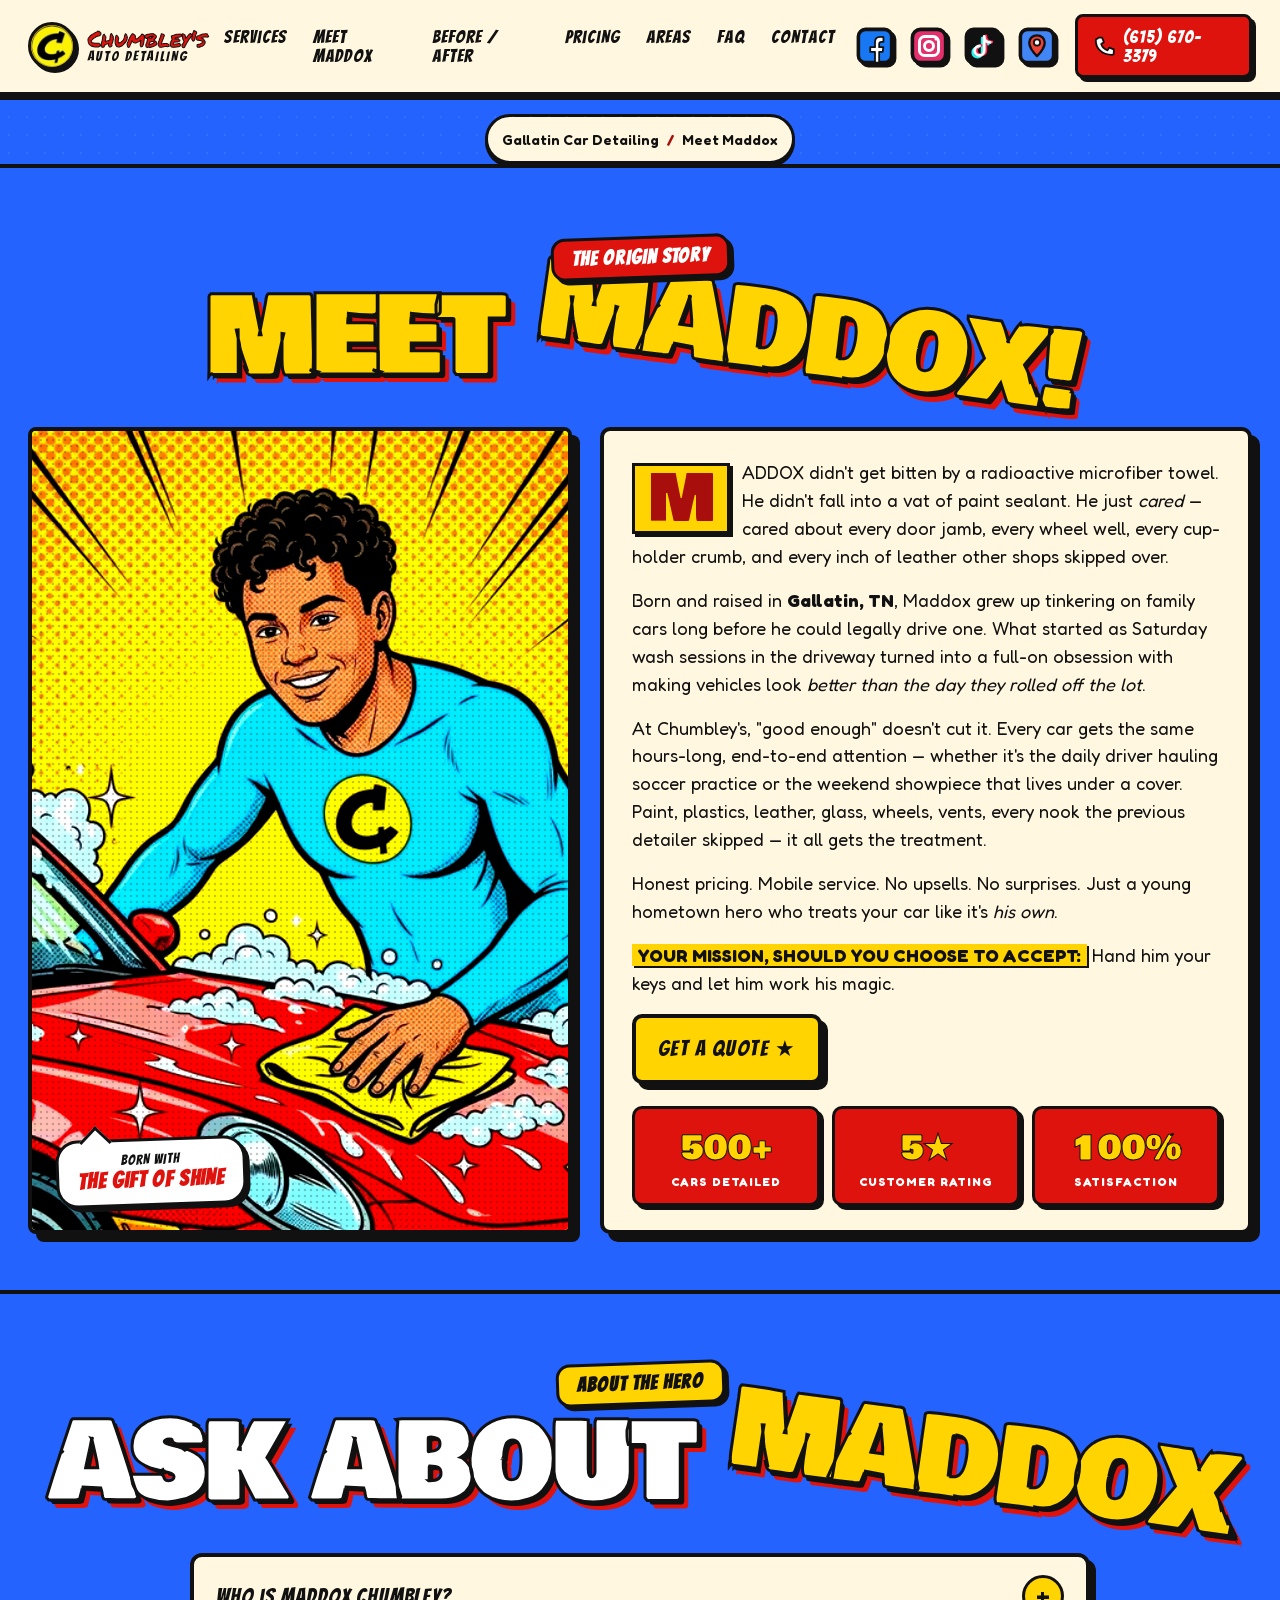
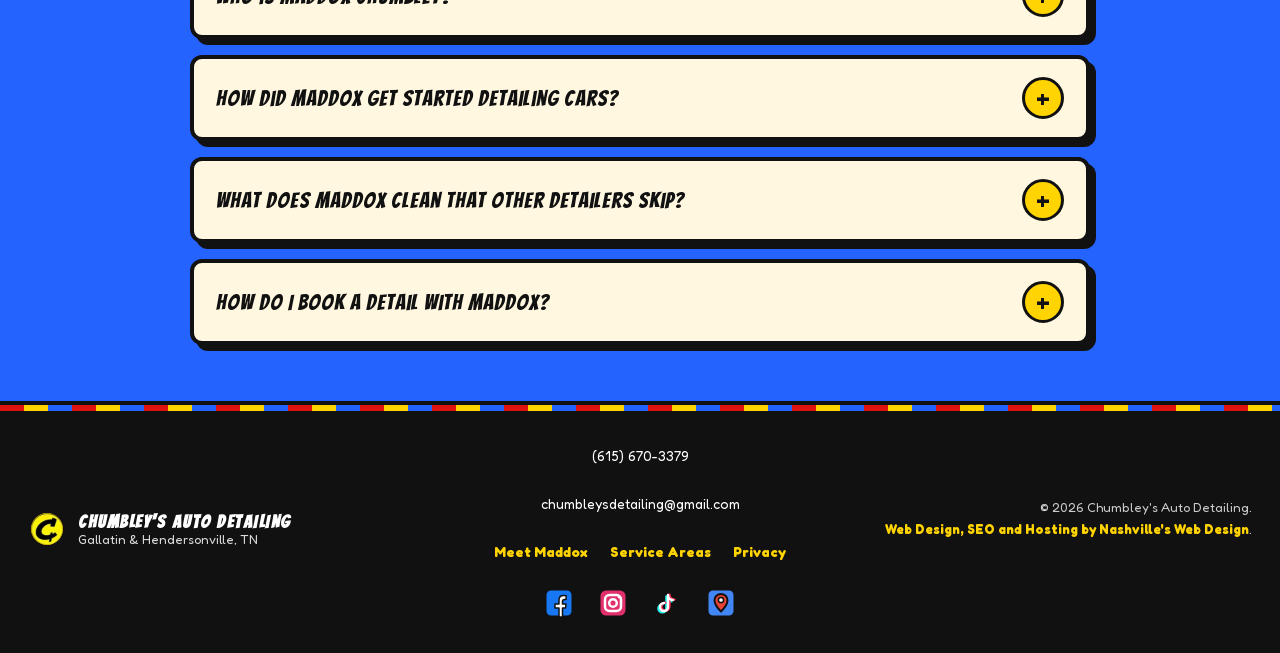
<file: about.html>
<!doctype html>
<html lang="en">
<head>
  <meta charset="utf-8" />
  <meta name="viewport" content="width=device-width, initial-scale=1" />

  <title>Meet Maddox Chumbley | Chumbley's Auto Detailing</title>
  <meta name="description" content="Maddox Chumbley, born and raised in Gallatin, TN, runs Chumbley's Auto Detailing: mobile detailing he brings to your driveway in Gallatin and Hendersonville." />
  <meta name="author" content="Chumbley's Auto Detailing" />
  <meta name="robots" content="index, follow, max-image-preview:large" />
  <meta name="theme-color" content="#ffd400" />

  <!-- Local / Geo signals -->
  <meta name="geo.region" content="US-TN" />
  <meta name="geo.placename" content="Gallatin, Tennessee" />
  <meta name="geo.position" content="36.3884;-86.4467" />
  <meta name="ICBM" content="36.3884, -86.4467" />

  <link rel="canonical" href="https://chumbleysdetailing.com/about" />

  <!-- Open Graph -->
  <meta property="og:type" content="website" />
  <meta property="og:site_name" content="Chumbley's Auto Detailing" />
  <meta property="og:url" content="https://chumbleysdetailing.com/about" />
  <meta property="og:title" content="Meet Maddox — Chumbley's Auto Detailing" />
  <meta property="og:description" content="The origin story of Maddox Chumbley: Gallatin born and raised, washing the family cars in the driveway long before he could drive one." />
  <meta property="og:image" content="https://chumbleysdetailing.com/assets/og-image.png" />
  <meta property="og:image:width" content="1200" />
  <meta property="og:image:height" content="630" />
  <meta property="og:image:alt" content="Chumbley's Auto Detailing — Maddox the superhero on a comic-book panel." />
  <meta property="og:locale" content="en_US" />

  <!-- Twitter -->
  <meta name="twitter:card" content="summary_large_image" />
  <meta name="twitter:title" content="Meet Maddox — Chumbley's Auto Detailing" />
  <meta name="twitter:description" content="The origin story of Maddox Chumbley: Gallatin born and raised, washing the family cars in the driveway long before he could drive one." />
  <meta name="twitter:image" content="https://chumbleysdetailing.com/assets/og-image.png" />

  <!-- The four faces are self-hosted (assets/fonts, @font-face in styles.css);
       the title's and the ticker's are preloaded. -->
  <link rel="preload" as="font" type="font/woff2" href="/assets/fonts/bowlby-one.woff2" crossorigin />
  <link rel="preload" as="font" type="font/woff2" href="/assets/fonts/bangers.woff2" crossorigin />

  <link rel="stylesheet" href="/styles.css?v=20261118a" />

  <link rel="icon" type="image/png" href="/assets/logo-emblem.png" />
  <link rel="apple-touch-icon" href="/assets/logo-emblem.png" />

  <!-- Google tag (gtag.js). The queue goes in at once; the library is
       requested once the page has loaded and painted (the first LCP entry;
       3 s after load at the latest), or at the first tap or key press. -->
  <script>
    window.dataLayer = window.dataLayer || [];
    function gtag(){dataLayer.push(arguments);}
    gtag('js', new Date());
    gtag('config', 'G-EQVL6SGTES');
    (function (w, d) {
      var done = 0, E = ['pointerdown', 'keydown', 'touchstart'];
      function go() { if (done) return; done = 1; E.forEach(function (x) { w.removeEventListener(x, go, true); });
        var s = d.createElement('script'); s.async = true; s.src = 'https://www.googletagmanager.com/gtag/js?id=G-EQVL6SGTES'; d.head.appendChild(s); }
      E.forEach(function (x) { w.addEventListener(x, go, { capture: true, passive: true }); });
      w.chumbleysAfterPaint = function (f) {
        var P = w.PerformanceObserver, T = (P && P.supportedEntryTypes) || [], k = T.indexOf('largest-contentful-paint') > -1 ? 'largest-contentful-paint' : T.indexOf('paint') > -1 ? 'paint' : '', ran = 0;
        function run() { if (!ran) { ran = 1; f(); } }
        if (k) { try { new P(function (l, o) { o.disconnect(); run(); }).observe({ type: k, buffered: true }); } catch (e) { run(); } } else run();
        setTimeout(run, 3000);
      };
      function later() { w.chumbleysAfterPaint(function () { if (w.requestIdleCallback) w.requestIdleCallback(go, { timeout: 1500 }); else setTimeout(go, 1); }); }
      if (d.readyState === 'complete') later(); else w.addEventListener('load', later);
    })(window, document);
  </script>

    <script type="application/ld+json">
  {
    "@context": "https://schema.org",
    "@graph": [
      {
        "@type": "AboutPage",
        "@id": "https://chumbleysdetailing.com/about#webpage",
        "url": "https://chumbleysdetailing.com/about",
        "name": "Meet Maddox Chumbley | Chumbley's Auto Detailing",
        "description": "Maddox Chumbley, born and raised in Gallatin, TN, runs Chumbley's Auto Detailing: mobile detailing he brings to your driveway in Gallatin and Hendersonville.",
        "isPartOf": { "@id": "https://chumbleysdetailing.com/#website" },
        "about": { "@id": "https://chumbleysdetailing.com/#business" },
        "mainEntity": { "@id": "https://chumbleysdetailing.com/#maddox" },
        "breadcrumb": { "@id": "https://chumbleysdetailing.com/about#breadcrumb" },
        "inLanguage": "en-US",
        "dateModified": "2026-09-27"
      },
      {
        "@type": "Person",
        "@id": "https://chumbleysdetailing.com/#maddox",
        "name": "Maddox Chumbley",
        "jobTitle": "Founder & Lead Detailer",
        "worksFor": { "@id": "https://chumbleysdetailing.com/#business" },
        "homeLocation": { "@type": "Place", "name": "Gallatin, Tennessee" },
        "image": "https://chumbleysdetailing.com/assets/hero-action.png",
        "url": "https://chumbleysdetailing.com/about"
      },
      {
        "@type": "BreadcrumbList",
        "@id": "https://chumbleysdetailing.com/about#breadcrumb",
        "itemListElement": [
          { "@type": "ListItem", "position": 1, "name": "Gallatin Car Detailing", "item": "https://chumbleysdetailing.com/" },
          { "@type": "ListItem", "position": 2, "name": "Meet Maddox", "item": "https://chumbleysdetailing.com/about" }
        ]
      }
    ]
  }
  </script>
</head>
<body>

<header class="nav">
  <a class="logo" href="/">
    <span class="logo-mark"><img src="/assets/logo-emblem-96.webp" srcset="/assets/logo-emblem-96.webp 96w, /assets/logo-emblem-160.webp 160w" sizes="48px" alt="Chumbley's logo" width="48" height="48"/></span>
    <span class="logo-text">
      <em>Chumbley's</em>
      <strong>AUTO DETAILING</strong>
    </span>
  </a>
  <nav class="nav-links">
    <a href="/#services">Services</a>
    <a href="/about" aria-current="page">Meet Maddox</a>
    <a href="/#gallery">Before / After</a>
    <a href="/#pricing">Pricing</a>
    <a href="/service-areas/">Areas</a>
    <a href="/#faq">FAQ</a>
    <a href="/#quote">Contact</a>
  </nav>
  <div class="social-row">
    <a class="social-link" href="https://www.facebook.com/ChumbleysDetailing" target="_blank" rel="noopener" aria-label="Chumbley's on Facebook">
      <svg viewBox="0 0 32 32" aria-hidden="true">
        <rect x="2" y="2" width="28" height="28" rx="6"
              fill="#1877f2" stroke="#111" stroke-width="3" stroke-linejoin="round"/>
        <path d="M19.5 30v-9h3l.5-4h-3.5v-2.4c0-1.1.4-2 2-2h1.6V8.6c-.3-.1-1.4-.2-2.6-.2-2.6 0-4.5 1.6-4.5 4.5V17H12v4h4v9h3.5z"
              fill="#fff" stroke="#111" stroke-width="1.5" stroke-linejoin="round"/>
      </svg>
    </a>
    <a class="social-link" href="https://www.instagram.com/chumbleysdetailing" target="_blank" rel="noopener" aria-label="Chumbley's on Instagram">
      <svg viewBox="0 0 32 32" aria-hidden="true">
        <rect x="2" y="2" width="28" height="28" rx="7"
              fill="#e1306c" stroke="#111" stroke-width="3" stroke-linejoin="round"/>
        <rect x="8" y="8" width="16" height="16" rx="4.5"
              fill="none" stroke="#fff" stroke-width="2.5" stroke-linejoin="round"/>
        <circle cx="16" cy="16" r="3.8"
                fill="none" stroke="#fff" stroke-width="2.5"/>
        <circle cx="22" cy="10" r="1.4" fill="#fff"/>
      </svg>
    </a>
    <a class="social-link" href="https://www.tiktok.com/@chumbleysdetailing" target="_blank" rel="noopener" aria-label="Chumbley's on TikTok">
      <svg viewBox="0 0 32 32" aria-hidden="true">
        <rect x="2" y="2" width="28" height="28" rx="6"
              fill="#111" stroke="#111" stroke-width="3" stroke-linejoin="round"/>
        <g fill="none" stroke-linecap="round" stroke-linejoin="round" stroke-width="2.4">
          <path d="M17 8v12a4 4 0 1 1-4-4M17 8c0 3 2 5 5 5"
                stroke="#25f4ee" transform="translate(-1.6,1.4)"/>
          <path d="M17 8v12a4 4 0 1 1-4-4M17 8c0 3 2 5 5 5"
                stroke="#fe2c55" transform="translate(1.4,-0.4)"/>
          <path d="M17 8v12a4 4 0 1 1-4-4M17 8c0 3 2 5 5 5"
                stroke="#fff"/>
        </g>
      </svg>
    </a>
    <a class="social-link" href="https://maps.app.goo.gl/qfD3mXEj3eFkXsws9" target="_blank" rel="noopener" aria-label="Chumbley's on Google Maps">
      <svg viewBox="0 0 32 32" aria-hidden="true">
        <rect x="2" y="2" width="28" height="28" rx="6"
              fill="#4285f4" stroke="#111" stroke-width="3" stroke-linejoin="round"/>
        <path d="M16 7c-3.6 0-6.5 2.7-6.5 6.2 0 4.8 6.5 11.3 6.5 11.3s6.5-6.5 6.5-11.3C22.5 9.7 19.6 7 16 7z"
              fill="#ea4335" stroke="#111" stroke-width="2" stroke-linejoin="round"/>
        <circle cx="16" cy="13" r="2.6" fill="#fff" stroke="#111" stroke-width="1.5"/>
      </svg>
    </a>
  </div>
  <a class="nav-cta" href="tel:+16156703379"><svg class="ico" viewBox="0 0 24 24" aria-hidden="true"><path fill="currentColor" stroke="#111" stroke-width="2" stroke-linejoin="round" d="M5 3h4l2 5-3 2c1 3 4 6 7 7l2-3 5 2v4c0 1-1 2-2 2C9 22 2 15 2 6c0-1 1-2 2-2z"/></svg> (615) 670-3379</a>
</header>

<main id="top">

<nav class="crumbs" aria-label="Breadcrumb"><ol><li><a href="/">Gallatin Car Detailing</a></li><li aria-current="page">Meet Maddox</li></ol></nav>

<!-- =================== HERO ORIGIN STORY =================== -->
<section id="hero-story" class="section section-origin">
  <div class="section-head">
    <div class="bubble bubble-banner red-bg"><strong>THE ORIGIN STORY</strong></div>
    <h1 class="kapow yellow">MEET <span>MADDOX!</span></h1>
  </div>

  <div class="origin-grid">
    <div class="panel origin-img">
      <div class="halftone-bg yellow"></div>
      <picture><source type="image/avif" srcset="/assets/hero-action-640.avif 640w, /assets/hero-action-832.avif 832w, /assets/hero-action-1024.avif 1024w" sizes="(max-width: 540px) 460px, (max-width: 980px) 100vw, 620px" /><source type="image/webp" srcset="/assets/hero-action-640.webp 640w, /assets/hero-action-832.webp 832w, /assets/hero-action-1024.webp 1024w" sizes="(max-width: 540px) 460px, (max-width: 980px) 100vw, 620px" /><img fetchpriority="high" decoding="async" src="/assets/hero-action.png" alt="Maddox detailing a sports car" width="1024" height="1024" class="comic-treat ai" /></picture>
      <div class="bubble bubble-bl">
        <span>BORN WITH</span>
        <strong>THE GIFT OF SHINE</strong>
      </div>
    </div>

    <div class="origin-text">
      <p class="comic-p">
        <span class="dropcap">M</span>ADDOX didn't get bitten by a radioactive
        microfiber towel. He didn't fall into a vat of paint sealant. He just <em>cared</em> —
        cared about every door jamb, every wheel well, every cup-holder crumb, and every
        inch of leather other shops skipped over.
      </p>
      <p class="comic-p">
        Born and raised in <strong>Gallatin, TN</strong>, Maddox grew up tinkering on
        family cars long before he could legally drive one. What started as Saturday wash
        sessions in the driveway turned into a full-on obsession with making vehicles
        look <em>better than the day they rolled off the lot</em>.
      </p>
      <p class="comic-p">
        At Chumbley's, "good enough" doesn't cut it. Every car gets the same hours-long,
        end-to-end attention — whether it's the daily driver hauling soccer practice or
        the weekend showpiece that lives under a cover. Paint, plastics, leather, glass,
        wheels, vents, every nook the previous detailer skipped — it all gets the
        treatment.
      </p>
      <p class="comic-p">
        Honest pricing. Mobile service. No upsells. No surprises. Just a young hometown
        hero who treats your car like it's <em>his own</em>.
      </p>
      <p class="comic-p">
        <strong class="hl-yellow">YOUR MISSION, SHOULD YOU CHOOSE TO ACCEPT:</strong>
        Hand him your keys and let him work his magic.
      </p>
      <p class="comic-p"><a class="btn btn-yellow" href="/#quote">GET A QUOTE ★</a></p>

      <div class="stats">
        <div class="stat"><strong>500+</strong><span>Cars Detailed</span></div>
        <div class="stat"><strong>5★</strong><span>Customer Rating</span></div>
        <div class="stat"><strong>100%</strong><span>Satisfaction</span></div>
      </div>
    </div>
  </div>
</section>

<!-- =================== FAQ about Maddox =================== -->
<section id="faq" class="section section-faq">
  <div class="section-head">
    <div class="bubble bubble-banner"><strong>ABOUT THE HERO</strong></div>
    <h2 class="kapow">ASK ABOUT <span>MADDOX</span></h2>
  </div>

  <div class="faq-grid">
    <details class="faq-item">
      <summary><span>Who is Maddox Chumbley?</span></summary>
      <p>He is the founder and lead detailer of Chumbley's Auto Detailing, born and raised in <strong>Gallatin, TN</strong>. He runs a <a href="/">mobile car detailing service for Gallatin and Hendersonville</a> that comes to the car instead of the car coming to a shop.</p>
    </details>

    <details class="faq-item">
      <summary><span>How did Maddox get started detailing cars?</span></summary>
      <p>On the family cars. He was working on them before he was old enough to drive one, and Saturday wash sessions in the driveway turned into the business.</p>
    </details>

    <details class="faq-item">
      <summary><span>What does Maddox clean that other detailers skip?</span></summary>
      <p>The parts that take time: door jambs, wheel wells, vents, the crumbs in the cup holders and every inch of the leather. The <a href="/#pricing">Hero and Legend packages</a> are built around that interior work.</p>
    </details>

    <details class="faq-item">
      <summary><span>How do I book a detail with Maddox?</span></summary>
      <p>Call or text <a href="tel:+16156703379">(615) 670-3379</a>, Monday to Saturday between 8 a.m. and 7 p.m., or fill in the <a href="/#quote">quote form</a>. A photo of the car helps him price it.</p>
    </details>
  </div>
</section>

</main>

<!-- =================== FOOTER =================== -->
<footer class="foot">
  <div class="foot-grid">
    <div class="foot-brand">
      <span class="logo-mark sm"><img src="/assets/logo-emblem-96.webp" srcset="/assets/logo-emblem-96.webp 96w, /assets/logo-emblem-160.webp 160w" sizes="38px" alt="Chumbley's logo" width="38" height="38" loading="lazy" decoding="async"/></span>
      <div>
        <strong>CHUMBLEY'S AUTO DETAILING</strong>
        <span>Gallatin &amp; Hendersonville, TN</span>
      </div>
    </div>
    <div class="foot-meta">
      <a href="tel:+16156703379">(615) 670-3379</a>
      <a href="mailto:chumbleysdetailing@gmail.com">chumbleysdetailing@gmail.com</a>
      <div class="foot-links"><a href="/about">Meet Maddox</a><a href="/service-areas/">Service Areas</a><a href="/privacy">Privacy</a></div>
      <div class="foot-socials">
        <a class="social-link" href="https://www.facebook.com/ChumbleysDetailing" target="_blank" rel="noopener" aria-label="Chumbley's on Facebook">
          <svg viewBox="0 0 32 32" aria-hidden="true">
            <rect x="2" y="2" width="28" height="28" rx="6"
                  fill="#1877f2" stroke="#111" stroke-width="3" stroke-linejoin="round"/>
            <path d="M19.5 30v-9h3l.5-4h-3.5v-2.4c0-1.1.4-2 2-2h1.6V8.6c-.3-.1-1.4-.2-2.6-.2-2.6 0-4.5 1.6-4.5 4.5V17H12v4h4v9h3.5z"
                  fill="#fff" stroke="#111" stroke-width="1.5" stroke-linejoin="round"/>
          </svg>
        </a>
        <a class="social-link" href="https://www.instagram.com/chumbleysdetailing" target="_blank" rel="noopener" aria-label="Chumbley's on Instagram">
          <svg viewBox="0 0 32 32" aria-hidden="true">
            <rect x="2" y="2" width="28" height="28" rx="7"
                  fill="#e1306c" stroke="#111" stroke-width="3" stroke-linejoin="round"/>
            <rect x="8" y="8" width="16" height="16" rx="4.5"
                  fill="none" stroke="#fff" stroke-width="2.5" stroke-linejoin="round"/>
            <circle cx="16" cy="16" r="3.8"
                    fill="none" stroke="#fff" stroke-width="2.5"/>
            <circle cx="22" cy="10" r="1.4" fill="#fff"/>
          </svg>
        </a>
        <a class="social-link" href="https://www.tiktok.com/@chumbleysdetailing" target="_blank" rel="noopener" aria-label="Chumbley's on TikTok">
          <svg viewBox="0 0 32 32" aria-hidden="true">
            <rect x="2" y="2" width="28" height="28" rx="6"
                  fill="#111" stroke="#111" stroke-width="3" stroke-linejoin="round"/>
            <g fill="none" stroke-linecap="round" stroke-linejoin="round" stroke-width="2.4">
              <path d="M17 8v12a4 4 0 1 1-4-4M17 8c0 3 2 5 5 5"
                    stroke="#25f4ee" transform="translate(-1.6,1.4)"/>
              <path d="M17 8v12a4 4 0 1 1-4-4M17 8c0 3 2 5 5 5"
                    stroke="#fe2c55" transform="translate(1.4,-0.4)"/>
              <path d="M17 8v12a4 4 0 1 1-4-4M17 8c0 3 2 5 5 5"
                    stroke="#fff"/>
            </g>
          </svg>
        </a>
        <a class="social-link" href="https://maps.app.goo.gl/qfD3mXEj3eFkXsws9" target="_blank" rel="noopener" aria-label="Chumbley's on Google Maps">
          <svg viewBox="0 0 32 32" aria-hidden="true">
            <rect x="2" y="2" width="28" height="28" rx="6"
                  fill="#4285f4" stroke="#111" stroke-width="3" stroke-linejoin="round"/>
            <path d="M16 7c-3.6 0-6.5 2.7-6.5 6.2 0 4.8 6.5 11.3 6.5 11.3s6.5-6.5 6.5-11.3C22.5 9.7 19.6 7 16 7z"
                  fill="#ea4335" stroke="#111" stroke-width="2" stroke-linejoin="round"/>
            <circle cx="16" cy="13" r="2.6" fill="#fff" stroke="#111" stroke-width="1.5"/>
          </svg>
        </a>
      </div>
    </div>
    <div class="foot-credit">
      © <span id="yr">2026</span> Chumbley's Auto Detailing.
      <a href="https://nashvilleswebdesign.com" target="_blank" rel="nofollow noopener">Web Design, SEO and Hosting by Nashville's Web Design</a>.
    </div>
  </div>
</footer>

<script>
  document.getElementById('yr').textContent = new Date().getFullYear();
</script>
<script src="/assets/js/traffic-beacons.js" defer></script>
</body>
</html>
</file>
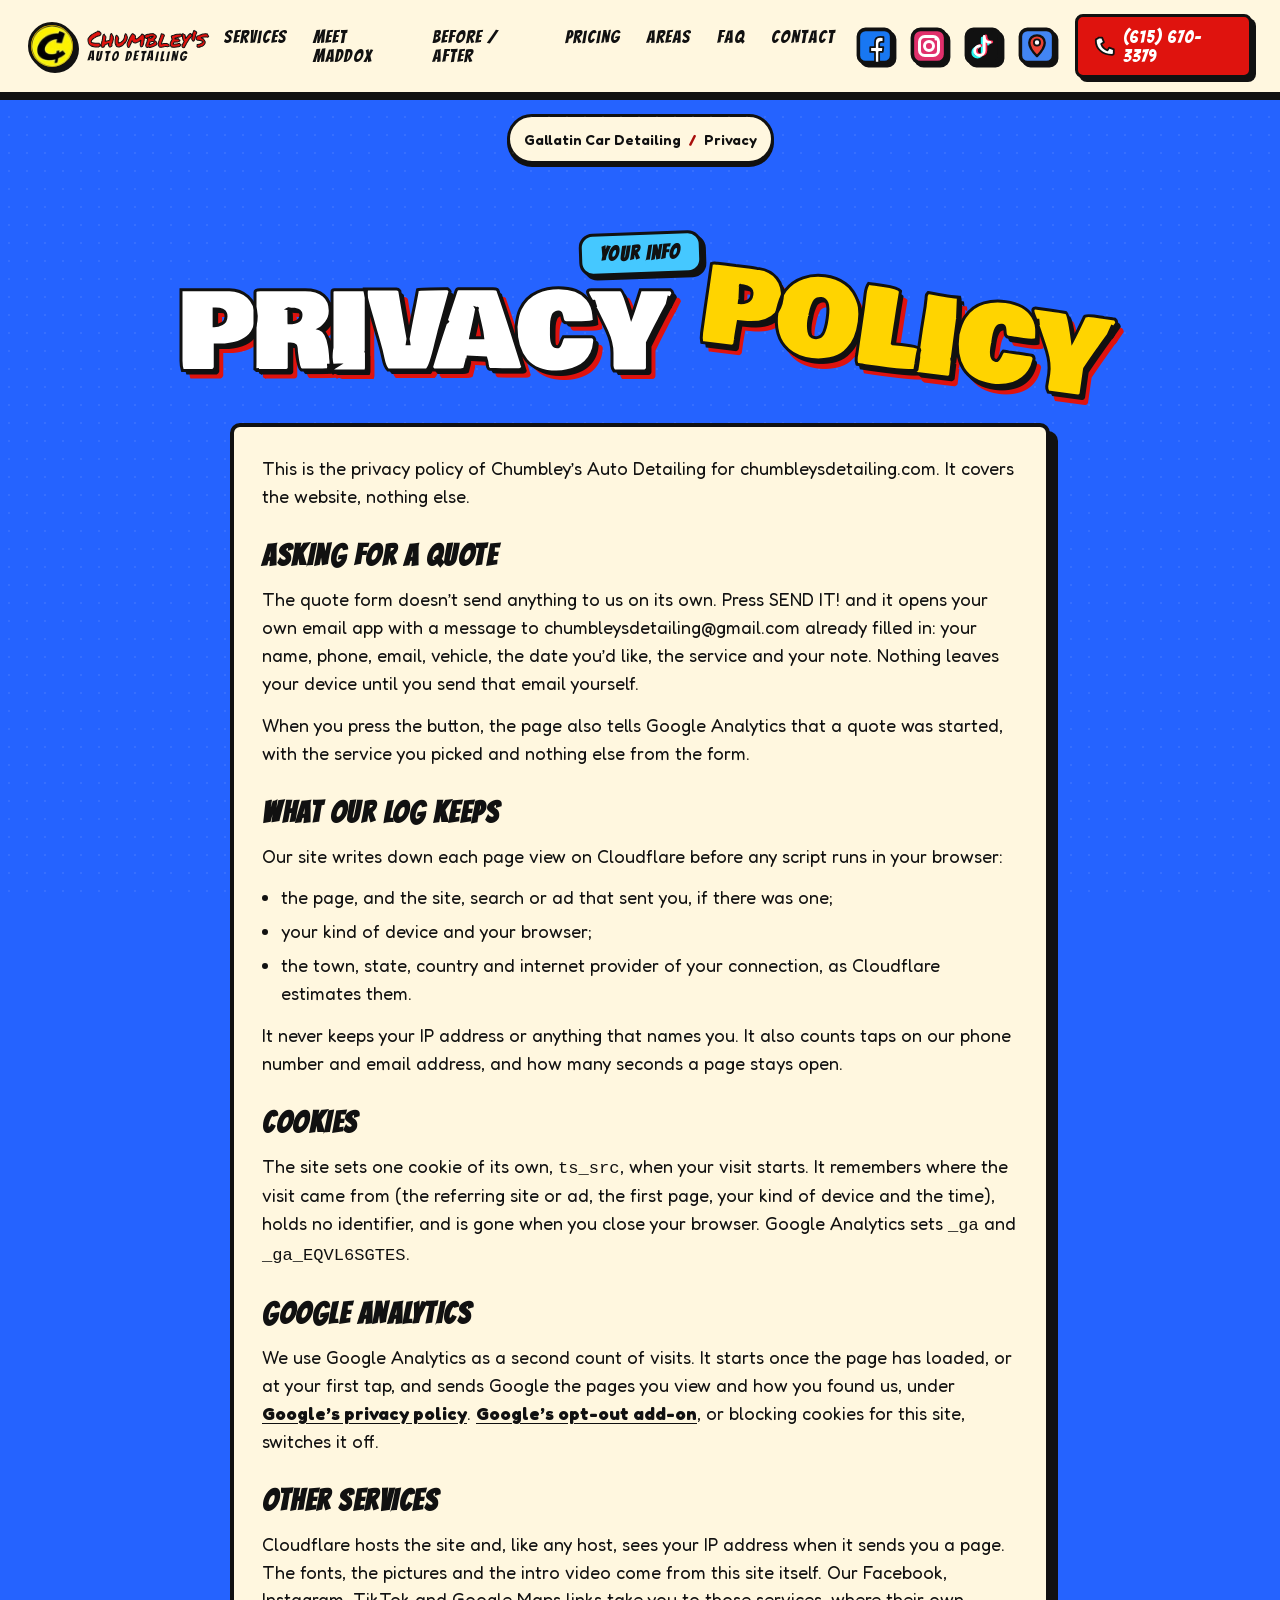
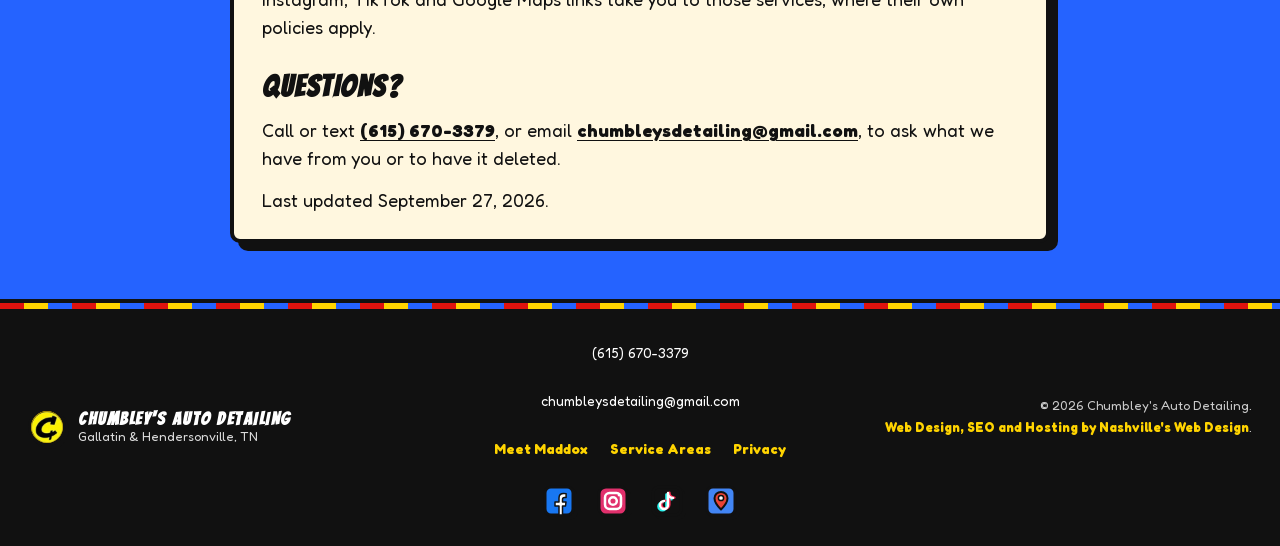
<file: privacy.html>
<!doctype html>
<html lang="en">
<head>
  <meta charset="utf-8" />
  <meta name="viewport" content="width=device-width, initial-scale=1" />

  <title>Privacy Policy | Chumbley's Auto Detailing</title>
  <meta name="description" content="What chumbleysdetailing.com keeps when you visit or ask for a quote: the email your quote opens, our own visit log, Google Analytics, and how to reach Maddox." />
  <meta name="author" content="Chumbley's Auto Detailing" />
  <meta name="robots" content="index, follow, max-image-preview:large" />
  <meta name="theme-color" content="#ffd400" />

  <!-- Local / Geo signals -->
  <meta name="geo.region" content="US-TN" />
  <meta name="geo.placename" content="Gallatin, Tennessee" />
  <meta name="geo.position" content="36.3884;-86.4467" />
  <meta name="ICBM" content="36.3884, -86.4467" />

  <link rel="canonical" href="https://chumbleysdetailing.com/privacy" />

  <!-- Open Graph -->
  <meta property="og:type" content="website" />
  <meta property="og:site_name" content="Chumbley's Auto Detailing" />
  <meta property="og:url" content="https://chumbleysdetailing.com/privacy" />
  <meta property="og:title" content="Privacy Policy — Chumbley's Auto Detailing" />
  <meta property="og:description" content="What this website keeps when you visit it or ask for a quote, and who else sees it." />
  <meta property="og:image" content="https://chumbleysdetailing.com/assets/og-image.png" />
  <meta property="og:image:width" content="1200" />
  <meta property="og:image:height" content="630" />
  <meta property="og:image:alt" content="Chumbley's Auto Detailing — Maddox the superhero on a comic-book panel." />
  <meta property="og:locale" content="en_US" />

  <!-- Twitter -->
  <meta name="twitter:card" content="summary_large_image" />
  <meta name="twitter:title" content="Privacy Policy — Chumbley's Auto Detailing" />
  <meta name="twitter:description" content="What this website keeps when you visit it or ask for a quote, and who else sees it." />
  <meta name="twitter:image" content="https://chumbleysdetailing.com/assets/og-image.png" />

  <!-- The four faces are self-hosted (assets/fonts, @font-face in styles.css);
       the title's and the ticker's are preloaded. -->
  <link rel="preload" as="font" type="font/woff2" href="/assets/fonts/bowlby-one.woff2" crossorigin />
  <link rel="preload" as="font" type="font/woff2" href="/assets/fonts/bangers.woff2" crossorigin />

  <link rel="stylesheet" href="/styles.css?v=20261118a" />

  <link rel="icon" type="image/png" href="/assets/logo-emblem.png" />
  <link rel="apple-touch-icon" href="/assets/logo-emblem.png" />

  <!-- Google tag (gtag.js). The queue goes in at once; the library is
       requested once the page has loaded and painted (the first LCP entry;
       3 s after load at the latest), or at the first tap or key press. -->
  <script>
    window.dataLayer = window.dataLayer || [];
    function gtag(){dataLayer.push(arguments);}
    gtag('js', new Date());
    gtag('config', 'G-EQVL6SGTES');
    (function (w, d) {
      var done = 0, E = ['pointerdown', 'keydown', 'touchstart'];
      function go() { if (done) return; done = 1; E.forEach(function (x) { w.removeEventListener(x, go, true); });
        var s = d.createElement('script'); s.async = true; s.src = 'https://www.googletagmanager.com/gtag/js?id=G-EQVL6SGTES'; d.head.appendChild(s); }
      E.forEach(function (x) { w.addEventListener(x, go, { capture: true, passive: true }); });
      w.chumbleysAfterPaint = function (f) {
        var P = w.PerformanceObserver, T = (P && P.supportedEntryTypes) || [], k = T.indexOf('largest-contentful-paint') > -1 ? 'largest-contentful-paint' : T.indexOf('paint') > -1 ? 'paint' : '', ran = 0;
        function run() { if (!ran) { ran = 1; f(); } }
        if (k) { try { new P(function (l, o) { o.disconnect(); run(); }).observe({ type: k, buffered: true }); } catch (e) { run(); } } else run();
        setTimeout(run, 3000);
      };
      function later() { w.chumbleysAfterPaint(function () { if (w.requestIdleCallback) w.requestIdleCallback(go, { timeout: 1500 }); else setTimeout(go, 1); }); }
      if (d.readyState === 'complete') later(); else w.addEventListener('load', later);
    })(window, document);
  </script>

    <script type="application/ld+json">
  {
    "@context": "https://schema.org",
    "@graph": [
      {
        "@type": "WebPage",
        "@id": "https://chumbleysdetailing.com/privacy#webpage",
        "url": "https://chumbleysdetailing.com/privacy",
        "name": "Privacy Policy | Chumbley's Auto Detailing",
        "description": "What chumbleysdetailing.com keeps when you visit or ask for a quote: the email your quote opens, our own visit log, Google Analytics, and how to reach Maddox.",
        "isPartOf": { "@id": "https://chumbleysdetailing.com/#website" },
        "about": { "@id": "https://chumbleysdetailing.com/#business" },
        "breadcrumb": { "@id": "https://chumbleysdetailing.com/privacy#breadcrumb" },
        "inLanguage": "en-US",
        "dateModified": "2026-09-27"
      },
      {
        "@type": "BreadcrumbList",
        "@id": "https://chumbleysdetailing.com/privacy#breadcrumb",
        "itemListElement": [
          { "@type": "ListItem", "position": 1, "name": "Gallatin Car Detailing", "item": "https://chumbleysdetailing.com/" },
          { "@type": "ListItem", "position": 2, "name": "Privacy", "item": "https://chumbleysdetailing.com/privacy" }
        ]
      }
    ]
  }
  </script>
</head>
<body>

<header class="nav">
  <a class="logo" href="/">
    <span class="logo-mark"><img src="/assets/logo-emblem-96.webp" srcset="/assets/logo-emblem-96.webp 96w, /assets/logo-emblem-160.webp 160w" sizes="48px" alt="Chumbley's logo" width="48" height="48"/></span>
    <span class="logo-text">
      <em>Chumbley's</em>
      <strong>AUTO DETAILING</strong>
    </span>
  </a>
  <nav class="nav-links">
    <a href="/#services">Services</a>
    <a href="/about">Meet Maddox</a>
    <a href="/#gallery">Before / After</a>
    <a href="/#pricing">Pricing</a>
    <a href="/service-areas/">Areas</a>
    <a href="/#faq">FAQ</a>
    <a href="/#quote">Contact</a>
  </nav>
  <div class="social-row">
    <a class="social-link" href="https://www.facebook.com/ChumbleysDetailing" target="_blank" rel="noopener" aria-label="Chumbley's on Facebook">
      <svg viewBox="0 0 32 32" aria-hidden="true">
        <rect x="2" y="2" width="28" height="28" rx="6"
              fill="#1877f2" stroke="#111" stroke-width="3" stroke-linejoin="round"/>
        <path d="M19.5 30v-9h3l.5-4h-3.5v-2.4c0-1.1.4-2 2-2h1.6V8.6c-.3-.1-1.4-.2-2.6-.2-2.6 0-4.5 1.6-4.5 4.5V17H12v4h4v9h3.5z"
              fill="#fff" stroke="#111" stroke-width="1.5" stroke-linejoin="round"/>
      </svg>
    </a>
    <a class="social-link" href="https://www.instagram.com/chumbleysdetailing" target="_blank" rel="noopener" aria-label="Chumbley's on Instagram">
      <svg viewBox="0 0 32 32" aria-hidden="true">
        <rect x="2" y="2" width="28" height="28" rx="7"
              fill="#e1306c" stroke="#111" stroke-width="3" stroke-linejoin="round"/>
        <rect x="8" y="8" width="16" height="16" rx="4.5"
              fill="none" stroke="#fff" stroke-width="2.5" stroke-linejoin="round"/>
        <circle cx="16" cy="16" r="3.8"
                fill="none" stroke="#fff" stroke-width="2.5"/>
        <circle cx="22" cy="10" r="1.4" fill="#fff"/>
      </svg>
    </a>
    <a class="social-link" href="https://www.tiktok.com/@chumbleysdetailing" target="_blank" rel="noopener" aria-label="Chumbley's on TikTok">
      <svg viewBox="0 0 32 32" aria-hidden="true">
        <rect x="2" y="2" width="28" height="28" rx="6"
              fill="#111" stroke="#111" stroke-width="3" stroke-linejoin="round"/>
        <g fill="none" stroke-linecap="round" stroke-linejoin="round" stroke-width="2.4">
          <path d="M17 8v12a4 4 0 1 1-4-4M17 8c0 3 2 5 5 5"
                stroke="#25f4ee" transform="translate(-1.6,1.4)"/>
          <path d="M17 8v12a4 4 0 1 1-4-4M17 8c0 3 2 5 5 5"
                stroke="#fe2c55" transform="translate(1.4,-0.4)"/>
          <path d="M17 8v12a4 4 0 1 1-4-4M17 8c0 3 2 5 5 5"
                stroke="#fff"/>
        </g>
      </svg>
    </a>
    <a class="social-link" href="https://maps.app.goo.gl/qfD3mXEj3eFkXsws9" target="_blank" rel="noopener" aria-label="Chumbley's on Google Maps">
      <svg viewBox="0 0 32 32" aria-hidden="true">
        <rect x="2" y="2" width="28" height="28" rx="6"
              fill="#4285f4" stroke="#111" stroke-width="3" stroke-linejoin="round"/>
        <path d="M16 7c-3.6 0-6.5 2.7-6.5 6.2 0 4.8 6.5 11.3 6.5 11.3s6.5-6.5 6.5-11.3C22.5 9.7 19.6 7 16 7z"
              fill="#ea4335" stroke="#111" stroke-width="2" stroke-linejoin="round"/>
        <circle cx="16" cy="13" r="2.6" fill="#fff" stroke="#111" stroke-width="1.5"/>
      </svg>
    </a>
  </div>
  <a class="nav-cta" href="tel:+16156703379"><svg class="ico" viewBox="0 0 24 24" aria-hidden="true"><path fill="currentColor" stroke="#111" stroke-width="2" stroke-linejoin="round" d="M5 3h4l2 5-3 2c1 3 4 6 7 7l2-3 5 2v4c0 1-1 2-2 2C9 22 2 15 2 6c0-1 1-2 2-2z"/></svg> (615) 670-3379</a>
</header>

<main id="top">

<nav class="crumbs" aria-label="Breadcrumb"><ol><li><a href="/">Gallatin Car Detailing</a></li><li aria-current="page">Privacy</li></ol></nav>

<section class="section">
  <div class="section-head">
    <div class="bubble bubble-banner blue-bg"><strong>YOUR INFO</strong></div>
    <h1 class="kapow">PRIVACY <span>POLICY</span></h1>
  </div>

  <div class="legal">
    <p class="comic-p">This is the privacy policy of Chumbley&rsquo;s Auto Detailing for chumbleysdetailing.com. It covers the website, nothing else.</p>

    <h2>ASKING FOR A QUOTE</h2>
    <p class="comic-p">The quote form doesn&rsquo;t send anything to us on its own. Press SEND IT! and it opens your own email app with a message to chumbleysdetailing@gmail.com already filled in: your name, phone, email, vehicle, the date you&rsquo;d like, the service and your note. Nothing leaves your device until you send that email yourself.</p>
    <p class="comic-p">When you press the button, the page also tells Google Analytics that a quote was started, with the service you picked and nothing else from the form.</p>

    <h2>WHAT OUR LOG KEEPS</h2>
    <p class="comic-p">Our site writes down each page view on Cloudflare before any script runs in your browser:</p>
    <ul>
      <li>the page, and the site, search or ad that sent you, if there was one;</li>
      <li>your kind of device and your browser;</li>
      <li>the town, state, country and internet provider of your connection, as Cloudflare estimates them.</li>
    </ul>
    <p class="comic-p">It never keeps your IP address or anything that names you. It also counts taps on our phone number and email address, and how many seconds a page stays open.</p>

    <h2>COOKIES</h2>
    <p class="comic-p">The site sets one cookie of its own, <code>ts_src</code>, when your visit starts. It remembers where the visit came from (the referring site or ad, the first page, your kind of device and the time), holds no identifier, and is gone when you close your browser. Google Analytics sets <code>_ga</code> and <code>_ga_EQVL6SGTES</code>.</p>

    <h2>GOOGLE ANALYTICS</h2>
    <p class="comic-p">We use Google Analytics as a second count of visits. It starts once the page has loaded, or at your first tap, and sends Google the pages you view and how you found us, under <a href="https://policies.google.com/privacy" target="_blank" rel="noopener">Google&rsquo;s privacy policy</a>. <a href="https://tools.google.com/dlpage/gaoptout" target="_blank" rel="noopener">Google&rsquo;s opt-out add-on</a>, or blocking cookies for this site, switches it off.</p>

    <h2>OTHER SERVICES</h2>
    <p class="comic-p">Cloudflare hosts the site and, like any host, sees your IP address when it sends you a page. The fonts, the pictures and the intro video come from this site itself. Our Facebook, Instagram, TikTok and Google Maps links take you to those services, where their own policies apply.</p>

    <h2>QUESTIONS?</h2>
    <p class="comic-p">Call or text <a href="tel:+16156703379">(615) 670-3379</a>, or email <a href="mailto:chumbleysdetailing@gmail.com">chumbleysdetailing@gmail.com</a>, to ask what we have from you or to have it deleted.</p>
    <p class="comic-p">Last updated September 27, 2026.</p>
  </div>
</section>

</main>

<!-- =================== FOOTER =================== -->
<footer class="foot">
  <div class="foot-grid">
    <div class="foot-brand">
      <span class="logo-mark sm"><img src="/assets/logo-emblem-96.webp" srcset="/assets/logo-emblem-96.webp 96w, /assets/logo-emblem-160.webp 160w" sizes="38px" alt="Chumbley's logo" width="38" height="38" loading="lazy" decoding="async"/></span>
      <div>
        <strong>CHUMBLEY'S AUTO DETAILING</strong>
        <span>Gallatin &amp; Hendersonville, TN</span>
      </div>
    </div>
    <div class="foot-meta">
      <a href="tel:+16156703379">(615) 670-3379</a>
      <a href="mailto:chumbleysdetailing@gmail.com">chumbleysdetailing@gmail.com</a>
      <div class="foot-links"><a href="/about">Meet Maddox</a><a href="/service-areas/">Service Areas</a><a href="/privacy">Privacy</a></div>
      <div class="foot-socials">
        <a class="social-link" href="https://www.facebook.com/ChumbleysDetailing" target="_blank" rel="noopener" aria-label="Chumbley's on Facebook">
          <svg viewBox="0 0 32 32" aria-hidden="true">
            <rect x="2" y="2" width="28" height="28" rx="6"
                  fill="#1877f2" stroke="#111" stroke-width="3" stroke-linejoin="round"/>
            <path d="M19.5 30v-9h3l.5-4h-3.5v-2.4c0-1.1.4-2 2-2h1.6V8.6c-.3-.1-1.4-.2-2.6-.2-2.6 0-4.5 1.6-4.5 4.5V17H12v4h4v9h3.5z"
                  fill="#fff" stroke="#111" stroke-width="1.5" stroke-linejoin="round"/>
          </svg>
        </a>
        <a class="social-link" href="https://www.instagram.com/chumbleysdetailing" target="_blank" rel="noopener" aria-label="Chumbley's on Instagram">
          <svg viewBox="0 0 32 32" aria-hidden="true">
            <rect x="2" y="2" width="28" height="28" rx="7"
                  fill="#e1306c" stroke="#111" stroke-width="3" stroke-linejoin="round"/>
            <rect x="8" y="8" width="16" height="16" rx="4.5"
                  fill="none" stroke="#fff" stroke-width="2.5" stroke-linejoin="round"/>
            <circle cx="16" cy="16" r="3.8"
                    fill="none" stroke="#fff" stroke-width="2.5"/>
            <circle cx="22" cy="10" r="1.4" fill="#fff"/>
          </svg>
        </a>
        <a class="social-link" href="https://www.tiktok.com/@chumbleysdetailing" target="_blank" rel="noopener" aria-label="Chumbley's on TikTok">
          <svg viewBox="0 0 32 32" aria-hidden="true">
            <rect x="2" y="2" width="28" height="28" rx="6"
                  fill="#111" stroke="#111" stroke-width="3" stroke-linejoin="round"/>
            <g fill="none" stroke-linecap="round" stroke-linejoin="round" stroke-width="2.4">
              <path d="M17 8v12a4 4 0 1 1-4-4M17 8c0 3 2 5 5 5"
                    stroke="#25f4ee" transform="translate(-1.6,1.4)"/>
              <path d="M17 8v12a4 4 0 1 1-4-4M17 8c0 3 2 5 5 5"
                    stroke="#fe2c55" transform="translate(1.4,-0.4)"/>
              <path d="M17 8v12a4 4 0 1 1-4-4M17 8c0 3 2 5 5 5"
                    stroke="#fff"/>
            </g>
          </svg>
        </a>
        <a class="social-link" href="https://maps.app.goo.gl/qfD3mXEj3eFkXsws9" target="_blank" rel="noopener" aria-label="Chumbley's on Google Maps">
          <svg viewBox="0 0 32 32" aria-hidden="true">
            <rect x="2" y="2" width="28" height="28" rx="6"
                  fill="#4285f4" stroke="#111" stroke-width="3" stroke-linejoin="round"/>
            <path d="M16 7c-3.6 0-6.5 2.7-6.5 6.2 0 4.8 6.5 11.3 6.5 11.3s6.5-6.5 6.5-11.3C22.5 9.7 19.6 7 16 7z"
                  fill="#ea4335" stroke="#111" stroke-width="2" stroke-linejoin="round"/>
            <circle cx="16" cy="13" r="2.6" fill="#fff" stroke="#111" stroke-width="1.5"/>
          </svg>
        </a>
      </div>
    </div>
    <div class="foot-credit">
      © <span id="yr">2026</span> Chumbley's Auto Detailing.
      <a href="https://nashvilleswebdesign.com" target="_blank" rel="nofollow noopener">Web Design, SEO and Hosting by Nashville's Web Design</a>.
    </div>
  </div>
</footer>

<script>
  document.getElementById('yr').textContent = new Date().getFullYear();
</script>
<script src="/assets/js/traffic-beacons.js" defer></script>
</body>
</html>
</file>
<file: styles.css>
/* ======================================================================
   CHUMBLEY'S AUTO DETAILING — comic book theme
====================================================================== */

/* The four faces, self-hosted since 2026-09-26 (Google Fonts' latin subsets,
   SIL Open Font License). Google's stylesheet was render-blocking on a second
   origin; these load from here, and index.html preloads the title's and the
   ticker's. */
@font-face { font-family: 'Bangers'; font-style: normal; font-weight: 400; font-display: swap; src: url('assets/fonts/bangers.woff2') format('woff2'); unicode-range: U+0000-00FF, U+0131, U+0152-0153, U+02BB-02BC, U+02C6, U+02DA, U+02DC, U+0304, U+0308, U+0329, U+2000-206F, U+20AC, U+2122, U+2191, U+2193, U+2212, U+2215, U+FEFF, U+FFFD; }
@font-face { font-family: 'Bowlby One'; font-style: normal; font-weight: 400; font-display: swap; src: url('assets/fonts/bowlby-one.woff2') format('woff2'); unicode-range: U+0000-00FF, U+0131, U+0152-0153, U+02BB-02BC, U+02C6, U+02DA, U+02DC, U+0304, U+0308, U+0329, U+2000-206F, U+20AC, U+2122, U+2191, U+2193, U+2212, U+2215, U+FEFF, U+FFFD; }
@font-face { font-family: 'Fredoka'; font-style: normal; font-weight: 300 700; font-display: swap; src: url('assets/fonts/fredoka.woff2') format('woff2'); unicode-range: U+0000-00FF, U+0131, U+0152-0153, U+02BB-02BC, U+02C6, U+02DA, U+02DC, U+0304, U+0308, U+0329, U+2000-206F, U+20AC, U+2122, U+2191, U+2193, U+2212, U+2215, U+FEFF, U+FFFD; }
@font-face { font-family: 'Permanent Marker'; font-style: normal; font-weight: 400; font-display: swap; src: url('assets/fonts/permanent-marker.woff2') format('woff2'); unicode-range: U+0000-00FF, U+0131, U+0152-0153, U+02BB-02BC, U+02C6, U+02DA, U+02DC, U+0304, U+0308, U+0329, U+2000-206F, U+20AC, U+2122, U+2191, U+2193, U+2212, U+2215, U+FEFF, U+FFFD; }

* { box-sizing: border-box; }

/* The AVIF/WebP <picture> wrappers of the comic strip, the origin shot and the
   before/afters take no box of their own, so each img rule sizes the <img>
   as it did before. */
.strip-panel picture, .origin-img picture, .ba-panel picture { display: contents; }

:root {
  --ink:        #111111;
  --paper:     #fff7df;
  --hero-blue: #2563ff;
  --hero-cyan: #45c8ff;
  --hero-red:  #df130e; /* a shade under #e3140f: holds 4.5:1 on the paper panels (2026-10-09) */
  --hero-red-deep: #a80f0c; /* red that holds 4.5:1 against yellow and white text (2026-10-09) */
  --hero-yellow:#ffd400;
  --hero-pink: #ff6fa3;
  --shadow:    0 6px 0 #111;
}

/* The blue is the canvas (html); the ink is for the paper panels, which
   inherit it from body. No text sits in ink on the blue: every heading and
   line on it sets white or yellow (contrast fix, 2026-11-18). */
html { background: var(--hero-blue); }
html, body {
  margin: 0;
  padding: 0;
  color: var(--ink);
  font-family: 'Fredoka', system-ui, sans-serif;
  -webkit-font-smoothing: antialiased;
  scroll-behavior: smooth;
  overflow-x: hidden; /* defensive: never allow a stray inner overflow to scroll the whole page */
}

img { max-width: 100%; display: block; }
a   { color: inherit; }

/* ======================================================================
   Halftone & paper backgrounds (CSS-only)
====================================================================== */
.halftone-bg {
  position: absolute; inset: 0;
  background-image:
    radial-gradient(circle, rgba(0,0,0,.18) 1.4px, transparent 1.6px);
  background-size: 14px 14px;
  background-color: var(--paper);
  z-index: -1;
}
.halftone-bg.yellow  { background-color: var(--hero-yellow); }
.halftone-bg.red     { background-color: var(--hero-red); background-image: radial-gradient(circle, rgba(0,0,0,.25) 1.4px, transparent 1.6px); }
.halftone-bg.blue    { background-color: var(--hero-cyan); }
.halftone-bg.pink    { background-color: var(--hero-pink); background-image: radial-gradient(circle, rgba(255,255,255,.5) 1.4px, transparent 1.6px); }

body::before {
  content: "";
  position: fixed; inset: 0;
  background-image:
    radial-gradient(circle, rgba(255,255,255,.08) 1px, transparent 1.5px);
  background-size: 18px 18px;
  pointer-events: none;
  z-index: 0;
}

/* ======================================================================
   Top ticker
====================================================================== */
.ticker {
  background: var(--hero-yellow);
  border-bottom: 4px solid var(--ink);
  overflow: hidden;
  position: relative;
  z-index: 5;
}
.ticker-track {
  display: flex;
  gap: 36px;
  white-space: nowrap;
  font-family: 'Bangers', cursive;
  font-size: 18px;
  letter-spacing: 1px;
  padding: 8px 0;
  animation: tick 30s linear infinite;
}
.ticker-track span { padding-right: 36px; }
@keyframes tick {
  from { transform: translateX(0); }
  to   { transform: translateX(-50%); }
}

/* ======================================================================
   Nav
====================================================================== */
.nav {
  position: sticky; top: 0; z-index: 50;
  display: flex; align-items: center; justify-content: space-between;
  gap: 16px; padding: 14px 28px;
  background: var(--paper);
  border-bottom: 4px solid var(--ink);
  box-shadow: 0 4px 0 #111;
}
.logo { display: flex; align-items: center; gap: 12px; text-decoration: none; }
.logo-mark {
  display: inline-grid; place-items: center;
  width: 48px; height: 48px; border-radius: 50%;
  background: var(--hero-yellow);
  border: 3px solid var(--ink);
  overflow: hidden;
  box-shadow: 3px 3px 0 var(--ink);
}
.logo-mark img {
  width: 100%; height: 100%;
  object-fit: cover;
  display: block;
}
.logo-mark.sm { width: 38px; height: 38px; }
.logo-text { display: flex; flex-direction: column; line-height: 1; }
.logo-text em {
  font-family: 'Permanent Marker', cursive; font-style: normal;
  font-size: 22px; color: var(--hero-red);
  -webkit-text-stroke: 1px var(--ink);
}
.logo-text strong {
  font-family: 'Bangers', cursive; font-weight: 400;
  font-size: 14px; letter-spacing: 2px;
}

.nav-links { display: flex; gap: 22px; }
.nav-links a {
  font-family: 'Bangers', cursive;
  letter-spacing: 1px; font-size: 18px;
  text-decoration: none;
  position: relative; padding: 4px 2px;
}
.nav-links a:hover { color: var(--hero-red); }
.nav-links a:hover::after {
  content: ""; position: absolute; left: 0; right: 0; bottom: -2px;
  height: 4px; background: var(--hero-yellow);
  border-bottom: 2px solid var(--ink);
}
.nav-cta {
  min-height: 44px; /* the phone link is the conversion on a phone: a full tap target */
  font-family: 'Bangers', cursive; font-size: 18px; letter-spacing: 1px;
  background: var(--hero-red); color: #fff;
  padding: 10px 16px;
  border: 3px solid var(--ink); border-radius: 8px;
  text-decoration: none;
  box-shadow: 4px 4px 0 var(--ink);
  transition: transform .1s, box-shadow .1s;
}

/* Social links — comic-style square buttons */
.social-row, .foot-socials {
  display: inline-flex;
  align-items: center;
  gap: 10px;
}
.foot-socials { margin-top: 4px; }
.social-link {
  display: inline-flex;
  align-items: center;
  justify-content: center;
  min-width: 44px; min-height: 44px; /* the icon stays its size; the tap area is 44px */
  text-decoration: none;
  color: inherit;
}
.social-link svg {
  width: 38px; height: 38px;
  display: block;
  filter: drop-shadow(3px 3px 0 var(--ink));
  transition: transform .1s, filter .1s;
}
.social-link:hover svg {
  transform: translate(-1px, -1px);
  filter: drop-shadow(5px 5px 0 var(--ink));
}
.foot-socials .social-link svg { width: 32px; height: 32px; }

@media (max-width: 540px) {
  /* At 375px the four header icons pushed the phone link past the right edge
     (it sat at 370-455px, clipped). On a phone the header keeps the logo and
     the phone link; the same four links are in the footer. (2026-10-09) */
  .nav .social-row { display: none; }
  .social-row { gap: 0; }
  .social-link svg { width: 32px; height: 32px; }
}
.nav-cta:hover { transform: translate(-2px,-2px); box-shadow: 6px 6px 0 var(--ink); }

@media (max-width: 900px) {
  .nav-links { display: none; }
}

/* ======================================================================
   Generic panel
====================================================================== */
.panel {
  position: relative;
  background: var(--paper);
  border: 4px solid var(--ink);
  border-radius: 8px;
  box-shadow: 8px 8px 0 var(--ink);
  overflow: hidden;
  isolation: isolate;
}

.panel-corner {
  position: absolute; width: 22px; height: 22px;
  background: var(--hero-yellow); border: 3px solid var(--ink);
  z-index: 2;
}
.panel-corner.tl { top: -3px; left: -3px;  border-radius: 0 0 8px 0; border-top: 0; border-left: 0; }
.panel-corner.tr { top: -3px; right: -3px; border-radius: 0 0 0 8px; border-top: 0; border-right: 0; }
.panel-corner.bl { bottom: -3px; left: -3px;  border-radius: 0 8px 0 0; border-bottom: 0; border-left: 0; }
.panel-corner.br { bottom: -3px; right: -3px; border-radius: 8px 0 0 0; border-bottom: 0; border-right: 0; }

/* ======================================================================
   Opening comic strip (2x2)
====================================================================== */
.strip-section {
  max-width: 1280px;
  margin: 0 auto;
  padding: 28px 28px 8px;
  position: relative;
}
.strip-head {
  display: flex; flex-direction: column; align-items: center;
  gap: 4px;
  padding-top: 12px;
  margin-bottom: 18px;
  text-align: center;
}
.strip-grid {
  display: grid;
  grid-template-columns: minmax(0, 1fr) minmax(0, 1fr);
  gap: 18px;
}
.strip-panel {
  position: relative;
  margin: 0;
  background: var(--paper);
  border: 4px solid var(--ink);
  border-radius: 8px;
  box-shadow: 8px 8px 0 var(--ink);
  overflow: hidden;
  aspect-ratio: 1 / 1;
}
.strip-panel img {
  width: 100%; height: 100%;
  object-fit: cover;
  display: block;
}
.strip-panel figcaption {
  position: absolute;
  bottom: 14px; left: 14px; right: 14px;
  display: flex; justify-content: center;
  pointer-events: none;
}
.strip-panel figcaption span {
  display: inline-block;
  background: var(--paper);
  border: 3px solid var(--ink);
  border-radius: 8px;
  padding: 8px 14px;
  font-family: 'Bangers', cursive;
  font-size: 18px;
  letter-spacing: 1px;
  text-align: center;
  box-shadow: 3px 3px 0 var(--ink);
  max-width: 95%;
}

@media (max-width: 720px) {
  .strip-section { padding: 18px 14px 4px; }
  .strip-grid { gap: 14px; }
  .strip-panel figcaption span { font-size: 14px; padding: 6px 10px; }
}
@media (max-width: 480px) {
  .strip-grid {
    grid-template-columns: minmax(0, 1fr);
  }
}

/* ======================================================================
   Hero
====================================================================== */
.hero {
  padding: 32px 28px 48px;
  position: relative;
}
.hero-grid {
  display: grid;
  grid-template-columns: minmax(0, 1.05fr) minmax(0, .95fr);
  gap: 24px;
  max-width: 1280px; margin: 0 auto;
}

.panel-hero {
  min-height: 600px;
  max-height: 720px;
  position: relative;
}

.panel-hero .hero-photo {
  position: absolute;
  inset: 0;
  display: flex; align-items: center; justify-content: center;
  overflow: hidden;
  z-index: 1;
}
.hero-photo img {
  width: 100%;
  height: 100%;
  object-fit: cover;
  object-position: center 30%;
}
.origin-img img.ai {
  width: 100%; height: 100%;
  object-fit: cover;
  filter: none;
}

.speed-lines {
  position: absolute;
  inset: 0;
  background:
    repeating-linear-gradient(
      45deg,
      transparent 0 14px,
      rgba(0,0,0,.06) 14px 16px
    );
  pointer-events: none;
  z-index: 2;
}

/* speech bubbles */
.bubble {
  position: absolute;
  background: #fff;
  border: 3px solid var(--ink);
  border-radius: 22px;
  padding: 12px 18px;
  font-family: 'Bangers', cursive;
  letter-spacing: 1px;
  line-height: 1.05;
  text-align: center;
  box-shadow: 4px 4px 0 var(--ink);
  z-index: 4;
  max-width: 240px;
}
.bubble span { display: block; font-size: 14px; }
.bubble strong { display: block; font-size: 22px; color: var(--hero-red); }
.bubble::after {
  content: ""; position: absolute;
  width: 20px; height: 20px;
  background: #fff;
  border-right: 3px solid var(--ink);
  border-bottom: 3px solid var(--ink);
}
.bubble.bubble-tl { top: 18px; left: 18px; max-width: 200px; transform: rotate(-3deg); }
.bubble.bubble-tl::after { left: auto; right: 26px; bottom: -12px; transform: rotate(45deg); }
.bubble.bubble-bl { bottom: 24px; left: 24px; transform: rotate(-2deg); }
.bubble.bubble-bl::after { left: 26px; top: -12px; transform: rotate(-135deg); }
.bubble.bubble-tl strong { font-size: 18px; }
.bubble.bubble-tl span   { font-size: 12px; }

/* burst — starburst CSS */
.burst {
  position: absolute;
  width: 110px; height: 110px;
  display: grid; place-items: center;
  font-family: 'Bangers', cursive;
  font-size: 24px;
  color: var(--ink);
  text-align: center;
  z-index: 3;
  filter: drop-shadow(4px 4px 0 var(--ink));
}
.burst::before {
  content: "";
  position: absolute; inset: 0;
  background:
    conic-gradient(from 0deg,
      var(--hero-yellow) 0 18deg, transparent 18deg 36deg,
      var(--hero-yellow) 36deg 54deg, transparent 54deg 72deg,
      var(--hero-yellow) 72deg 90deg, transparent 90deg 108deg,
      var(--hero-yellow) 108deg 126deg, transparent 126deg 144deg,
      var(--hero-yellow) 144deg 162deg, transparent 162deg 180deg,
      var(--hero-yellow) 180deg 198deg, transparent 198deg 216deg,
      var(--hero-yellow) 216deg 234deg, transparent 234deg 252deg,
      var(--hero-yellow) 252deg 270deg, transparent 270deg 288deg,
      var(--hero-yellow) 288deg 306deg, transparent 306deg 324deg,
      var(--hero-yellow) 324deg 342deg, transparent 342deg 360deg);
  -webkit-mask: radial-gradient(circle, transparent 22%, #000 22%);
          mask: radial-gradient(circle, transparent 22%, #000 22%);
}
.burst::after {
  content: "";
  position: absolute; inset: 18%;
  background: var(--hero-yellow);
  border: 3px solid var(--ink);
  border-radius: 50%;
}
.burst span {
  position: relative; z-index: 1;
  -webkit-text-stroke: 1px var(--ink);
}
/* SHINE burst on red halftone bg — use white rays + red center for contrast */
.burst.burst-red::before {
  background:
    conic-gradient(from 0deg,
      #fff 0 18deg, transparent 18deg 36deg,
      #fff 36deg 54deg, transparent 54deg 72deg,
      #fff 72deg 90deg, transparent 90deg 108deg,
      #fff 108deg 126deg, transparent 126deg 144deg,
      #fff 144deg 162deg, transparent 162deg 180deg,
      #fff 180deg 198deg, transparent 198deg 216deg,
      #fff 216deg 234deg, transparent 234deg 252deg,
      #fff 252deg 270deg, transparent 270deg 288deg,
      #fff 288deg 306deg, transparent 306deg 324deg,
      #fff 324deg 342deg, transparent 342deg 360deg);
}
.burst.burst-red::after { background: var(--hero-red); }
.burst.burst-red span   { color: var(--hero-yellow); -webkit-text-stroke: 1.5px var(--ink); }

.burst.burst-bl { bottom: 18px; left: 12px; transform: rotate(-12deg); }
.burst.burst-tr { top: 18px; right: 12px; transform: rotate(8deg); }
.burst.big {
  width: 200px; height: 200px; font-size: 38px; line-height: 1;
  position: absolute; top: -40px; right: -40px; transform: rotate(14deg);
  z-index: 5;
}

/* "rip" element on hero for the chest emblem */
.rip {
  position: absolute;
  bottom: 6%; left: 50%; transform: translateX(-50%);
  z-index: 3;
  display: none; /* hidden on photo treatment, shown on AI version */
}
.rip-emblem {
  display: grid; place-items: center;
  width: 86px; height: 86px;
  background: var(--hero-yellow);
  color: var(--hero-red-deep);
  border: 4px solid var(--ink);
  border-radius: 50%;
  font-family: 'Bangers', cursive;
  font-size: 50px;
  box-shadow: 5px 5px 0 var(--ink);
}

/* Title panel */
.panel-title {
  padding: 36px 32px 32px;
  display: flex; flex-direction: column; gap: 18px;
}
.title {
  margin: 0; line-height: .85;
  font-family: 'Bowlby One', sans-serif;
}
.title-line {
  display: block;
  font-size: clamp(38px, 4.6vw, 64px);
  -webkit-text-stroke: 2.5px var(--ink);
  text-shadow:
    3px 3px 0 var(--ink),
    6px 6px 0 var(--hero-red);
  letter-spacing: -1.5px;
}
.title-line.line-1 { color: var(--hero-yellow); transform: rotate(-1deg); }
.title-line.line-2 {
  color: #fff;
  font-size: clamp(58px, 7vw, 100px);
  text-shadow:
    3px 3px 0 var(--ink),
    7px 7px 0 var(--hero-blue),
    11px 11px 0 var(--ink);
  transform: translateX(6px);
}
.title-line.line-3 {
  color: var(--hero-red); transform: rotate(1deg) translateX(14px);
  font-size: clamp(42px, 5.4vw, 76px);
}

.strapline {
  margin: 0;
  font-size: 18px; line-height: 1.4; font-weight: 700;
}
.strapline a { color: inherit; display: inline-block; padding: 12px 0; margin: -12px 0; } /* a 44px tap area without spreading the line */
.kicker {
  font-size: 18px; line-height: 1.45;
  font-weight: 500;
  background: rgba(255,255,255,.7);
  padding: 12px 16px;
  border: 3px solid var(--ink);
  border-radius: 10px;
  box-shadow: 4px 4px 0 var(--ink);
}

.cta-row { display: flex; gap: 14px; flex-wrap: wrap; }

.btn {
  display: inline-flex;
  align-items: center;
  gap: 10px;
  justify-content: center;
  font-family: 'Bangers', cursive;
  font-size: 22px;
  letter-spacing: 1.5px;
  padding: 14px 22px;
  border: 4px solid var(--ink);
  border-radius: 10px;
  text-decoration: none;
  box-shadow: 6px 6px 0 var(--ink);
  transition: transform .1s, box-shadow .1s;
  background: var(--hero-yellow);
  color: var(--ink);
  max-width: 100%;
  word-break: break-word;
  text-align: center;
}

/* Comic-book inline icons */
.ico { width: 1.2em; height: 1.2em; flex-shrink: 0; }
.ico.sm { width: 1.05em; height: 1.05em; }
.nav-cta { display: inline-flex; align-items: center; gap: 8px; }
.meta-row { gap: 10px; }
.btn:hover { transform: translate(-3px,-3px); box-shadow: 9px 9px 0 var(--ink); }
.btn:active { transform: translate(2px,2px); box-shadow: 2px 2px 0 var(--ink); }

.btn.btn-red    { background: var(--hero-red);    color: #fff; }
.btn.btn-yellow { background: var(--hero-yellow); }
.btn.btn-blue   { background: var(--hero-blue);   color: #fff; }
.btn.lg { font-size: 26px; padding: 18px 28px; }
.btn.sm { font-size: 18px; padding: 10px 16px; box-shadow: 4px 4px 0 var(--ink); }

.meta { display: flex; flex-direction: column; gap: 6px; font-size: 16px; font-weight: 600; }
.meta-row { display: flex; align-items: center; gap: 10px; }
.meta-row a { text-decoration: none; display: inline-flex; align-items: center; min-height: 44px; }
.meta-row a:hover { color: var(--hero-red); }

/* ======================================================================
   Section heads
====================================================================== */
.section { padding: 56px 28px; max-width: 1280px; margin: 0 auto; position: relative; }

.section-head {
  display: flex; flex-direction: column; align-items: center;
  margin-bottom: 36px; gap: 4px;
  padding-top: 12px; /* room for the rotated banner bubble above kapow */
  position: relative;
  text-align: center;
}
.bubble.bubble-banner {
  position: relative; transform: rotate(-2deg);
  background: var(--hero-yellow);
  border-radius: 14px;
  padding: 8px 18px;
  font-size: 14px;
}
.bubble.bubble-banner strong {
  font-size: 20px; color: var(--ink);
}
.bubble.bubble-banner.red-bg  { background: var(--hero-red); color: #fff; }
.bubble.bubble-banner.red-bg strong { color: #fff; }
.bubble.bubble-banner.blue-bg { background: var(--hero-cyan); }
.bubble.bubble-banner::after { display: none; }

.kapow {
  font-family: 'Bowlby One', sans-serif;
  font-size: clamp(40px, 8vw, 110px);
  margin: 6px 0 0;
  color: #fff;
  -webkit-text-stroke: 3px var(--ink);
  text-shadow:
    4px 4px 0 var(--ink),
    8px 8px 0 var(--hero-red);
  letter-spacing: -2px;
  line-height: 1;
  text-align: center;
  word-break: break-word;
  max-width: 100%;
}
.kapow.yellow { color: var(--hero-yellow); }
.kapow span {
  display: inline-block;
  color: var(--hero-yellow);
  -webkit-text-stroke: 3px var(--ink);
  transform: rotate(8deg);
}

/* ======================================================================
   Services grid
====================================================================== */
.services-grid {
  display: grid;
  grid-template-columns: repeat(auto-fit, minmax(280px, 1fr));
  gap: 24px;
}
.service {
  padding: 26px 22px 50px;
  text-align: center;
  min-height: 280px;
  transition: transform .15s;
}
.service:hover { transform: translate(-3px, -3px) rotate(-.5deg); }
.service-icon {
  font-size: 56px;
  display: grid; place-items: center;
  width: 92px; height: 92px;
  margin: 0 auto 12px;
  background: #fff;
  border: 3px solid var(--ink);
  border-radius: 50%;
  box-shadow: 4px 4px 0 var(--ink);
}
.service-icon svg {
  width: 64px; height: 64px;
  display: block;
}
.service h3 {
  font-family: 'Bangers', cursive;
  font-weight: 400;
  font-size: 26px;
  letter-spacing: 1.5px;
  line-height: 1;
  margin: 6px 0 10px;
}
.service p { font-size: 15px; line-height: 1.45; margin: 0 0 8px; }
.onomatopoeia {
  position: absolute;
  bottom: 10px; right: 12px;
  font-family: 'Bangers', cursive;
  font-size: 26px;
  color: var(--hero-red);
  -webkit-text-stroke: 1px var(--ink);
  transform: rotate(-8deg);
}
/* On the red halftone cards, switch onomatopoeia to yellow so it pops */
.service:has(.halftone-bg.red) .onomatopoeia {
  color: var(--hero-yellow);
}

/* ======================================================================
   Origin
====================================================================== */
.section-origin { background: var(--hero-blue); border-top: 4px solid var(--ink); border-bottom: 4px solid var(--ink); max-width: none; }
.section-origin .section-head .kapow { color: var(--hero-yellow); }

.origin-grid {
  display: grid;
  grid-template-columns: minmax(0, 1fr) minmax(0, 1.2fr);
  gap: 28px;
  max-width: 1280px; margin: 0 auto;
}
.origin-img {
  min-height: 460px;
  position: relative;
  overflow: hidden;
}
.origin-img img.comic-treat {
  width: 100%; height: 100%;
  object-fit: cover;
  filter: contrast(1.25) saturate(1.4)
          drop-shadow(0 0 0 #000);
  position: relative; z-index: 1;
}
.origin-img::after {
  content: "";
  position: absolute; inset: 0;
  background-image: radial-gradient(circle, rgba(0,0,0,.22) 1.4px, transparent 1.6px);
  background-size: 6px 6px;
  mix-blend-mode: multiply;
  z-index: 2;
}

.origin-text {
  display: flex; flex-direction: column; gap: 16px;
  background: var(--paper);
  border: 4px solid var(--ink); border-radius: 10px;
  box-shadow: 8px 8px 0 var(--ink);
  padding: 28px 28px 24px;
}
.comic-p { font-size: 18px; line-height: 1.55; margin: 0; }
.dropcap {
  float: left;
  font-family: 'Bowlby One', sans-serif;
  font-size: 64px; line-height: .85;
  color: var(--hero-red-deep);
  background: var(--hero-yellow);
  border: 3px solid var(--ink);
  padding: 6px 12px 4px;
  margin: 4px 12px 0 0;
  box-shadow: 3px 3px 0 var(--ink);
}
.hl-yellow { background: var(--hero-yellow); padding: 0 6px; box-shadow: 2px 2px 0 var(--ink); }

.stats {
  display: grid; grid-template-columns: repeat(3,1fr);
  gap: 12px; margin-top: 6px;
}
.stat {
  background: var(--hero-red); color: #fff;
  border: 3px solid var(--ink); border-radius: 10px;
  text-align: center; padding: 14px 6px;
  box-shadow: 4px 4px 0 var(--ink);
}
.stat strong {
  display: block;
  font-family: 'Bowlby One', sans-serif;
  font-size: 32px;
  -webkit-text-stroke: 1px var(--ink);
  color: var(--hero-yellow);
}
.stat span { display: block; font-size: 12px; letter-spacing: 1px; font-weight: 700; text-transform: uppercase; }

/* ======================================================================
   Before / After
====================================================================== */
.ba-feature {
  margin: 0 auto 32px;
  background: var(--paper);
  padding: 0;
  overflow: hidden;
  max-width: 900px;
}
.ba-feature img {
  width: 100%; height: auto; display: block;
}
.ba-grid {
  display: grid; gap: 28px;
}
.ba-card {
  display: grid;
  grid-template-columns: 1fr auto 1fr;
  gap: 18px;
  align-items: center;
}
.ba-panel {
  position: relative;
  background: var(--paper);
  border: 4px solid var(--ink); border-radius: 10px;
  box-shadow: 8px 8px 0 var(--ink);
  overflow: hidden;
  aspect-ratio: 400 / 220;
}
.ba-svg { width: 100%; height: 100%; }
.ba-svg svg { width: 100%; height: 100%; display: block; }
.ba-img { width: 100%; height: 100%; object-fit: cover; display: block; }
.ba-tag {
  position: absolute; top: 10px; left: 10px;
  background: var(--ink); color: var(--hero-yellow);
  font-family: 'Bangers', cursive;
  letter-spacing: 1.5px;
  padding: 4px 12px;
  border-radius: 6px;
  z-index: 2;
}
.ba-arrow {
  display: grid; place-items: center;
}
.ba-arrow span {
  font-family: 'Bangers', cursive;
  font-size: 38px; color: var(--hero-yellow);
  background: var(--hero-red-deep);
  border: 4px solid var(--ink);
  padding: 14px 22px;
  border-radius: 50%;
  box-shadow: 5px 5px 0 var(--ink);
  -webkit-text-stroke: 1px var(--ink);
  transform: rotate(-6deg);
}
@media (max-width: 800px) {
  .ba-card { grid-template-columns: 1fr; }
  .ba-arrow span { transform: rotate(0); }
}

/* ======================================================================
   Pricing
====================================================================== */
.section-pricing { }
.pricing-grid {
  display: grid;
  grid-template-columns: repeat(auto-fit, minmax(260px, 1fr));
  gap: 24px;
  align-items: stretch;
}
.price-card {
  padding: 28px 24px 24px;
  display: flex; flex-direction: column; gap: 12px;
  text-align: center;
  position: relative;
}
.price-card.featured {
  transform: translateY(-8px) rotate(-1deg);
  box-shadow: 12px 12px 0 var(--ink);
}
.price-tag {
  font-family: 'Bangers', cursive;
  font-size: 24px; letter-spacing: 2px;
  background: var(--ink); color: var(--hero-yellow);
  display: inline-block;
  padding: 4px 14px;
  align-self: center;
  border-radius: 6px;
}
.price {
  font-family: 'Bowlby One', sans-serif;
  font-size: 64px; line-height: 1;
  -webkit-text-stroke: 2px var(--ink);
  color: var(--hero-red);
  text-shadow: 4px 4px 0 var(--ink);
}
.price .dollar { font-size: 38px; vertical-align: super; -webkit-text-stroke: 1.5px var(--ink); }
.price .from { font-size: 28px; -webkit-text-stroke: 1.5px var(--ink); }
.price-card ul { list-style: none; margin: 6px 0 0; padding: 0; text-align: left; display: grid; gap: 6px; font-size: 15px; font-weight: 500; }
.price-card .btn { margin-top: auto; align-self: center; }

.ribbon {
  position: absolute; top: 14px; right: -34px;
  background: var(--hero-red); color: #fff;
  font-family: 'Bangers', cursive; letter-spacing: 1px;
  padding: 6px 38px;
  transform: rotate(28deg);
  border: 3px solid var(--ink);
  box-shadow: 3px 3px 0 var(--ink);
  z-index: 3;
}

.price-foot { text-align: center; margin-top: 22px; font-size: 14px; color: #fff; }

/* ======================================================================
   Maintenance Plan ("The Patrol")
====================================================================== */
.patrol-card {
  margin: 36px auto 0;
  padding: 32px 32px 28px;
  position: relative;
  max-width: 1100px;
}
.patrol-ribbon {
  position: absolute;
  top: 14px; left: -10px;
  background: var(--hero-red);
  color: #fff;
  font-family: 'Bangers', cursive;
  letter-spacing: 1px;
  padding: 6px 18px;
  border: 3px solid var(--ink);
  box-shadow: 4px 4px 0 var(--ink);
  transform: rotate(-3deg);
  z-index: 2;
  font-size: 16px;
}
.patrol-grid {
  display: grid;
  grid-template-columns: minmax(0, 1.4fr) minmax(0, 1fr);
  gap: 28px;
  align-items: center;
}
.patrol-info {
  display: flex; flex-direction: column; gap: 12px;
}
.patrol-info .price-tag {
  align-self: flex-start;
}
.patrol-title {
  font-family: 'Bowlby One', sans-serif;
  font-size: clamp(28px, 4vw, 42px);
  margin: 0;
  color: var(--hero-red);
  -webkit-text-stroke: 2px var(--ink);
  text-shadow: 3px 3px 0 var(--ink);
  line-height: 1.05;
  letter-spacing: -1px;
}
.patrol-sub {
  margin: 4px 0 6px;
  font-size: 16px;
  line-height: 1.5;
  font-weight: 500;
}
.patrol-list {
  list-style: none;
  margin: 0;
  padding: 0;
  display: grid;
  grid-template-columns: repeat(2, minmax(0, 1fr));
  gap: 6px 18px;
  font-size: 15px;
  font-weight: 500;
}
.patrol-price-block {
  display: flex; flex-direction: column; align-items: center;
  gap: 6px;
  background: #fff;
  border: 4px solid var(--ink);
  border-radius: 12px;
  box-shadow: 6px 6px 0 var(--ink);
  padding: 22px 18px;
}
.patrol-price {
  font-family: 'Bowlby One', sans-serif;
  font-size: 64px; line-height: 1;
  -webkit-text-stroke: 2px var(--ink);
  color: var(--hero-red);
  text-shadow: 4px 4px 0 var(--ink);
}
.patrol-price .dollar {
  font-size: 38px;
  vertical-align: super;
  -webkit-text-stroke: 1.5px var(--ink);
}
.patrol-period {
  font-family: 'Bangers', cursive;
  font-size: 20px;
  letter-spacing: 1px;
  color: var(--ink);
}
.patrol-frequency {
  font-size: 13px;
  font-weight: 700;
  text-transform: uppercase;
  letter-spacing: 1px;
  color: var(--ink);
  background: var(--hero-yellow);
  padding: 4px 10px;
  border: 2px solid var(--ink);
  border-radius: 6px;
  margin-bottom: 6px;
}
.patrol-price-block .btn {
  font-size: 18px;
  padding: 12px 18px;
}

@media (max-width: 720px) {
  .patrol-card { padding: 28px 18px 22px; }
  .patrol-grid { grid-template-columns: minmax(0, 1fr); gap: 18px; }
  .patrol-list { grid-template-columns: minmax(0, 1fr); }
  .patrol-ribbon { top: 8px; left: -6px; font-size: 14px; padding: 5px 14px; }
}

/* ======================================================================
   Testimonials
====================================================================== */
.section-testi { }
.testi-grid {
  display: grid;
  grid-template-columns: repeat(auto-fit, minmax(260px, 1fr));
  gap: 22px;
}
.testi-bubble {
  position: relative;
  background: #fff;
  border: 4px solid var(--ink);
  border-radius: 22px;
  padding: 22px 22px 18px;
  box-shadow: 6px 6px 0 var(--ink);
}
.testi-bubble p { margin: 0 0 10px; font-size: 16px; line-height: 1.5; font-weight: 500; }
.testi-bubble span { font-family: 'Bangers', cursive; font-size: 18px; color: var(--hero-red); letter-spacing: 1px; }
.testi-bubble::after {
  content: "";
  position: absolute; bottom: -22px; left: 32px;
  width: 24px; height: 24px;
  background: #fff;
  border-right: 4px solid var(--ink);
  border-bottom: 4px solid var(--ink);
  transform: rotate(45deg);
}
.testi:nth-child(2) .testi-bubble { transform: rotate(.5deg); }
.testi:nth-child(3) .testi-bubble { transform: rotate(-.8deg); }

/* ======================================================================
   FAQ
====================================================================== */
.section-faq { }
.faq-grid {
  display: grid;
  gap: 16px;
  max-width: 900px;
  margin: 0 auto;
}
.faq-item {
  background: var(--paper);
  border: 4px solid var(--ink);
  border-radius: 12px;
  box-shadow: 6px 6px 0 var(--ink);
  padding: 0;
  overflow: hidden;
}
.faq-item summary {
  list-style: none;
  cursor: pointer;
  padding: 18px 22px;
  font-family: 'Bangers', cursive;
  font-size: 22px;
  letter-spacing: 1px;
  display: flex;
  align-items: center;
  justify-content: space-between;
  gap: 16px;
}
.faq-item summary::-webkit-details-marker { display: none; }
.faq-item summary::after {
  content: "+";
  font-family: 'Bowlby One', sans-serif;
  background: var(--hero-yellow);
  border: 3px solid var(--ink);
  width: 36px; height: 36px;
  border-radius: 50%;
  display: grid; place-items: center;
  font-size: 22px;
  flex-shrink: 0;
  transition: transform .15s;
}
.faq-item[open] summary::after { content: "−"; transform: rotate(180deg); }
.faq-item p {
  margin: 0;
  padding: 0 22px 14px;
  font-size: 16px;
  line-height: 1.55;
}
.faq-item p:last-child { padding-bottom: 22px; }
.faq-item p a {
  color: var(--hero-red);
  text-decoration: underline;
  font-weight: 700;
}
.faq-item ul {
  margin: 0;
  padding: 0 22px 22px 42px;
  font-size: 16px;
  line-height: 1.55;
}
.faq-item ul li { margin-bottom: 6px; }

/* ======================================================================
   Contact Form (Get a Quote)
====================================================================== */
.section-form { }
.form-panel {
  max-width: 900px;
  margin: 0 auto;
  padding: 32px 32px 28px;
}
.form-grid {
  display: grid;
  grid-template-columns: minmax(0, 1fr) minmax(0, 1fr);
  gap: 18px;
}
.form-field {
  display: flex;
  flex-direction: column;
  gap: 6px;
  font-size: 14px;
  font-weight: 700;
  color: var(--ink);
}
.form-field-wide { grid-column: 1 / -1; }
.form-field span em {
  color: var(--hero-red);
  font-style: normal;
  margin-left: 2px;
}
.form-field input,
.form-field select,
.form-field textarea {
  font-family: 'Fredoka', system-ui, sans-serif;
  font-size: 16px;
  font-weight: 500;
  padding: 12px 14px;
  border: 3px solid var(--ink);
  border-radius: 8px;
  background: #fff;
  box-shadow: 4px 4px 0 var(--ink);
  color: var(--ink);
  width: 100%;
  max-width: 100%;
  box-sizing: border-box;
  transition: transform .1s, box-shadow .1s;
}
.form-field input:focus,
.form-field select:focus,
.form-field textarea:focus {
  outline: none;
  transform: translate(-1px, -1px);
  box-shadow: 6px 6px 0 var(--ink);
}
.form-field textarea {
  resize: vertical;
  min-height: 110px;
  font-family: 'Fredoka', system-ui, sans-serif;
}
.form-field select {
  appearance: none;
  -webkit-appearance: none;
  background-image:
    linear-gradient(45deg, transparent 50%, var(--ink) 50%),
    linear-gradient(135deg, var(--ink) 50%, transparent 50%);
  background-position: calc(100% - 18px) 19px, calc(100% - 13px) 19px;
  background-size: 5px 5px, 5px 5px;
  background-repeat: no-repeat;
  padding-right: 36px;
}
/* Date picker styling — match the chunky comic-book input look */
.form-field input[type="date"] {
  font-family: 'Fredoka', system-ui, sans-serif;
  min-height: 49px; /* match the height of text/select inputs */
}
.form-field input[type="date"]::-webkit-calendar-picker-indicator {
  cursor: pointer;
  filter: contrast(1.5);
  opacity: .85;
}
.form-actions {
  grid-column: 1 / -1;
  display: flex;
  align-items: center;
  gap: 18px;
  flex-wrap: wrap;
  margin-top: 6px;
}
.form-actions button {
  cursor: pointer;
  font-family: 'Bangers', cursive;
}
.form-note {
  font-size: 13px;
  font-weight: 500;
  margin: 0;
  color: var(--ink);
  flex: 1 1 220px;
}

@media (max-width: 600px) {
  .form-panel { padding: 24px 18px 22px; }
  .form-grid { grid-template-columns: minmax(0, 1fr); }
  .form-actions { flex-direction: column; align-items: stretch; }
  .form-actions button { width: 100%; }
  .form-note { text-align: center; }
}

/* ======================================================================
   CTA
====================================================================== */
.section-cta { }
.cta-panel {
  text-align: center;
  padding: 60px 28px 50px;
  border-width: 6px;
  position: relative;
}
.cta-title {
  font-family: 'Bowlby One', sans-serif;
  font-size: clamp(48px, 8vw, 96px);
  margin: 0 0 6px;
  color: var(--hero-red);
  -webkit-text-stroke: 3px var(--ink);
  text-shadow: 5px 5px 0 var(--ink);
  letter-spacing: -1px;
}
.cta-sub {
  font-size: 18px; font-weight: 600; margin: 0 0 22px;
}
.cta-actions {
  display: flex; gap: 14px; justify-content: center; flex-wrap: wrap;
}
.hours {
  margin-top: 22px;
  font-size: 15px;
  font-weight: 500;
}

/* ======================================================================
   Thank-you page
====================================================================== */
.thanks-body {
  min-height: 100vh;
  display: flex;
  align-items: center;
  background:
    radial-gradient(circle at 30% 30%, rgba(255,212,0,.18), transparent 60%),
    radial-gradient(circle at 80% 80%, rgba(255,255,255,.15), transparent 50%),
    var(--hero-blue);
}
.thanks-main {
  width: 100%;
  padding: 32px 18px;
}
.thanks-section {
  max-width: 760px;
  margin: 0 auto;
  position: relative;
}
.thanks-stack { position: relative; }

.thanks-burst {
  position: absolute;
  top: -42px; right: -20px;
  width: 170px; height: 170px;
  display: grid; place-items: center;
  font-family: 'Bangers', cursive;
  font-size: 26px;
  text-align: center;
  line-height: 1;
  letter-spacing: 1px;
  color: #fff;
  -webkit-text-stroke: 1.5px var(--ink);
  z-index: 5;
  filter: drop-shadow(5px 5px 0 var(--ink));
  transform: rotate(12deg);
}
.thanks-burst::before {
  content: "";
  position: absolute; inset: 0;
  background:
    conic-gradient(from 0deg,
      var(--hero-red) 0 18deg, transparent 18deg 36deg,
      var(--hero-red) 36deg 54deg, transparent 54deg 72deg,
      var(--hero-red) 72deg 90deg, transparent 90deg 108deg,
      var(--hero-red) 108deg 126deg, transparent 126deg 144deg,
      var(--hero-red) 144deg 162deg, transparent 162deg 180deg,
      var(--hero-red) 180deg 198deg, transparent 198deg 216deg,
      var(--hero-red) 216deg 234deg, transparent 234deg 252deg,
      var(--hero-red) 252deg 270deg, transparent 270deg 288deg,
      var(--hero-red) 288deg 306deg, transparent 306deg 324deg,
      var(--hero-red) 324deg 342deg, transparent 342deg 360deg);
  -webkit-mask: radial-gradient(circle, transparent 22%, #000 22%);
          mask: radial-gradient(circle, transparent 22%, #000 22%);
}
.thanks-burst::after {
  content: "";
  position: absolute; inset: 18%;
  background: var(--hero-red);
  border: 3px solid var(--ink);
  border-radius: 50%;
}
.thanks-burst span { position: relative; z-index: 1; padding: 0 6px; }

.thanks-panel {
  padding: 36px 30px 32px;
  text-align: center;
}
.thanks-logo { display: inline-block; margin-bottom: 14px; }
.thanks-logo .logo-mark { width: 76px; height: 76px; box-shadow: 4px 4px 0 var(--ink); }
.thanks-logo .logo-mark img { width: 100%; height: 100%; object-fit: cover; }

.thanks-title {
  font-family: 'Bowlby One', sans-serif;
  font-size: clamp(40px, 7vw, 78px);
  margin: 0 0 14px;
  color: var(--hero-red);
  -webkit-text-stroke: 3px var(--ink);
  text-shadow: 4px 4px 0 var(--ink);
  line-height: .95;
  letter-spacing: -1.5px;
}
.thanks-sub {
  font-size: 17px;
  line-height: 1.55;
  margin: 0 auto 22px;
  max-width: 540px;
  font-weight: 500;
}

.thanks-checks {
  display: grid;
  gap: 10px;
  max-width: 420px;
  margin: 0 auto 26px;
  text-align: left;
}
.thanks-check {
  display: flex;
  align-items: center;
  gap: 12px;
  background: #fff;
  border: 3px solid var(--ink);
  border-radius: 8px;
  box-shadow: 4px 4px 0 var(--ink);
  padding: 10px 14px;
  font-size: 15px;
  font-weight: 600;
}
.thanks-check .check-mark {
  display: inline-grid; place-items: center;
  width: 28px; height: 28px;
  background: var(--hero-yellow);
  border: 2.5px solid var(--ink);
  border-radius: 50%;
  font-family: 'Bangers', cursive;
  font-size: 18px;
  flex-shrink: 0;
}

.thanks-actions {
  display: flex;
  gap: 14px;
  justify-content: center;
  flex-wrap: wrap;
  margin-bottom: 28px;
}

.thanks-socials {
  border-top: 3px dashed var(--ink);
  padding-top: 20px;
  display: flex; flex-direction: column; align-items: center; gap: 12px;
}
.thanks-socials p {
  margin: 0;
  font-family: 'Bangers', cursive;
  font-size: 15px;
  letter-spacing: 1px;
  color: var(--ink);
}
.thanks-socials .foot-socials .social-link svg { width: 38px; height: 38px; }

@media (max-width: 540px) {
  .thanks-burst { width: 130px; height: 130px; font-size: 20px; top: -22px; right: -10px; }
  .thanks-panel { padding: 28px 20px 24px; }
  .thanks-actions { flex-direction: column; align-items: stretch; }
  .thanks-actions .btn { width: 100%; }
}

/* ======================================================================
   Footer
====================================================================== */
.foot {
  background: var(--ink);
  color: #fff;
  border-top: 4px solid var(--ink);
  padding: 28px 28px;
  position: relative;
}
.foot::before {
  content: "";
  position: absolute; top: 0; left: 0; right: 0; height: 6px;
  background: repeating-linear-gradient(
    90deg,
    var(--hero-red) 0 24px,
    var(--hero-yellow) 24px 48px,
    var(--hero-blue) 48px 72px
  );
}
.foot-grid {
  max-width: 1280px; margin: 0 auto;
  display: grid;
  grid-template-columns: 1fr 1fr 1fr;
  gap: 18px;
  align-items: center;
}
.foot-brand { display: flex; align-items: center; gap: 12px; }
.foot-brand strong { display: block; font-family: 'Bangers', cursive; letter-spacing: 1.5px; font-size: 18px; }
.foot-brand span { display: block; font-size: 13px; color: #ddd; }

.foot-meta { display: flex; flex-direction: column; gap: 4px; align-items: center; font-size: 14px; }
.foot-meta > a { color: #fff; text-decoration: none; display: inline-flex; align-items: center; min-height: 44px; }
.foot-meta a { color: #fff; text-decoration: none; }
.foot-meta a:hover { color: var(--hero-yellow); }

.foot-credit { text-align: right; font-size: 13px; color: #ccc; }
.foot-credit a { color: var(--hero-yellow); text-decoration: none; font-weight: 700; display: inline-block; padding: 6px 0; min-height: 44px; }
.foot-credit a:hover { color: #fff; text-decoration: underline; }

@media (max-width: 800px) {
  .foot-grid { grid-template-columns: 1fr; text-align: center; }
  .foot-brand { justify-content: center; }
  .foot-credit { text-align: center; }
}

/* ======================================================================
   Responsive layouts
====================================================================== */
@media (max-width: 980px) {
  .hero-grid    { grid-template-columns: minmax(0, 1fr); }
  .origin-grid  { grid-template-columns: minmax(0, 1fr); }
  .panel-hero   { min-height: 460px; }
  .burst.big    { width: 150px; height: 150px; font-size: 26px; top: -20px; right: -20px; }
}

@media (max-width: 540px) {
  .hero { padding: 22px 14px 36px; }
  .section { padding: 44px 14px; }
  .nav { padding: 12px 14px; }
  .nav-cta { font-size: 14px; padding: 8px 12px; }
  .cta-row { flex-direction: column; }
  .cta-row .btn { width: 100%; text-align: center; }

  /* Smaller "kapow" headings on small screens so they don't overflow */
  .kapow {
    font-size: clamp(32px, 9vw, 48px);
    -webkit-text-stroke: 2px var(--ink);
    text-shadow: 3px 3px 0 var(--ink), 5px 5px 0 var(--hero-red);
    letter-spacing: -1px;
  }
  .kapow span { transform: none; }

  /* Title panel — keep stacked title from breaking the layout */
  .title-line { font-size: clamp(34px, 9vw, 52px); }
  .title-line.line-2 { font-size: clamp(50px, 13vw, 80px); }
  .title-line.line-3 { font-size: clamp(38px, 10vw, 60px); transform: rotate(1deg) translateX(8px); }

  /* CTA panel — hide the decorative burst on mobile (overlaps the title) */
  .burst.big { display: none; }
  .cta-panel { padding: 36px 18px 32px; }
  .cta-title { font-size: clamp(40px, 11vw, 60px); }

  /* CTA buttons — long emails wrap rather than blow out the panel */
  .cta-actions .btn.lg {
    font-size: 18px;
    padding: 14px 18px;
    width: 100%;
    word-break: break-word;
  }

  /* Pricing — stop "MOST POPULAR" ribbon from clipping past panel edge */
  .price-card.featured { transform: none; }
  .ribbon {
    top: 10px; right: -28px;
    padding: 5px 30px;
    font-size: 14px;
  }

  /* Section bubbles — give them room above so they don't get clipped */
  .bubble.bubble-banner { font-size: 12px; padding: 6px 14px; }
  .bubble.bubble-banner strong { font-size: 16px; }

  /* Origin text — reduce dropcap so first paragraph wraps cleanly */
  .dropcap { font-size: 50px; padding: 4px 10px 2px; margin: 2px 10px 0 0; }

  /* Footer — tighter on mobile */
  .foot { padding: 22px 14px; }
}

/* ======================================================================
   Intro overlay — Maddox Z car driving by, plays once per session
====================================================================== */
html.intro-active,
html.intro-active body { overflow: hidden; }

.intro-overlay {
  position: fixed; inset: 0; z-index: 9999;
  display: flex; align-items: center; justify-content: center;
  background: var(--ink, #111);
  background-image:
    radial-gradient(circle, rgba(255, 255, 255, .07) 1.4px, transparent 1.6px);
  background-size: 18px 18px;
  cursor: pointer;
  animation: intro-fade-in .35s ease-out both;
}
.intro-overlay.is-leaving {
  pointer-events: none;
  animation: intro-fade-out .65s ease-in forwards;
}

.intro-video {
  width: min(86vmin, 720px);
  height: auto;
  max-height: 86vh;
  border: 5px solid var(--ink, #111);
  border-radius: 14px;
  box-shadow:
    10px 10px 0 var(--hero-yellow, #ffd400),
    18px 18px 0 var(--ink, #111);
  background: #000;
  display: block;
}

.intro-burst {
  position: absolute;
  top: clamp(12px, 4vw, 36px);
  left: clamp(12px, 4vw, 36px);
  font-family: 'Bangers', cursive;
  font-size: clamp(20px, 3vw, 32px);
  letter-spacing: 2px;
  background: var(--hero-red-deep, #a80f0c);
  color: #fff;
  padding: 8px 16px;
  border: 3px solid var(--ink, #111);
  border-radius: 8px;
  box-shadow: 4px 4px 0 var(--ink, #111);
  transform: rotate(-4deg);
  -webkit-text-stroke: 1px var(--ink, #111);
  pointer-events: none;
}

.intro-skip {
  position: absolute;
  bottom: clamp(16px, 4vw, 32px);
  right: clamp(16px, 4vw, 32px);
  font-family: 'Bangers', cursive;
  font-size: 20px;
  letter-spacing: 2px;
  background: var(--hero-yellow, #ffd400);
  color: var(--ink, #111);
  padding: 10px 18px;
  border: 3px solid var(--ink, #111);
  border-radius: 8px;
  box-shadow: 4px 4px 0 var(--ink, #111);
  cursor: pointer;
  transition: transform .12s ease, box-shadow .12s ease;
}
.intro-skip:hover  { transform: translate(-2px, -2px); box-shadow: 6px 6px 0 var(--ink, #111); }
.intro-skip:active { transform: translate(2px,  2px); box-shadow: 2px 2px 0 var(--ink, #111); }
.intro-skip span   { display: inline-block; transform: translateY(-1px); margin-left: 4px; }

@keyframes intro-fade-in  { from { opacity: 0; } to { opacity: 1; } }
@keyframes intro-fade-out { from { opacity: 1; } to { opacity: 0; } }

@media (prefers-reduced-motion: reduce) {
  .intro-overlay { display: none; }
}

.intro-tap {
  position: absolute;
  bottom: clamp(16px, 4vw, 32px);
  left: 50%;
  transform: translateX(-50%);
  font-family: 'Bangers', cursive;
  font-size: 22px;
  letter-spacing: 2px;
  color: #fff;
  background: rgba(0, 0, 0, .7);
  padding: 10px 18px;
  border: 3px solid var(--ink, #111);
  border-radius: 8px;
  pointer-events: none;
  animation: intro-tap-pulse 1.4s ease-in-out infinite;
}
@keyframes intro-tap-pulse {
  0%, 100% { transform: translateX(-50%) scale(1);   opacity: 1;   }
  50%      { transform: translateX(-50%) scale(1.05); opacity: .85; }
}

/* ======================================================================
   /about and /privacy (2026-09-27): the home page's link to the origin
   story, the footer's page links, and the privacy page's reading panel
====================================================================== */
.origin-more { text-align: center; margin: 0; }
.foot-links { display: flex; gap: 4px 18px; justify-content: center; flex-wrap: wrap; }
.foot-links a { display: inline-flex; align-items: center; min-height: 44px; padding: 0 2px; color: var(--hero-yellow); font-weight: 700; }
.legal {
  max-width: 820px; margin: 0 auto;
  background: var(--paper);
  border: 4px solid var(--ink); border-radius: 10px;
  box-shadow: 8px 8px 0 var(--ink);
  padding: 28px 28px 24px;
  display: flex; flex-direction: column; gap: 14px;
}
.legal h2 { font-family: 'Bangers', cursive; letter-spacing: 1.5px; font-size: 30px; line-height: 1.1; margin: 14px 0 0; color: var(--ink); }
.legal ul { margin: 0; padding-left: 1.2em; }
.legal li + li { margin-top: 6px; }
.legal li { font-size: 18px; line-height: 1.55; }
.legal a { color: var(--ink); text-decoration: underline; text-underline-offset: 3px; font-weight: 700; }
.legal code { font-size: .95em; }
@media (max-width: 540px) {
  .legal { padding: 22px 18px 18px; box-shadow: 5px 5px 0 var(--ink); }
  .legal h2 { font-size: 26px; }
}
/* The origin story's three stats at a phone's width: the "100%" and
   "Satisfaction" set the columns' minimum and pushed the third past the
   right edge (off by 11px at 375px, on the home page before 2026-09-27 too). */
.stats { grid-template-columns: repeat(3, minmax(0, 1fr)); }
@media (max-width: 540px) {
  .stats { gap: 8px; }
  .stat { padding: 12px 4px; }
  .stat strong { font-size: 26px; }
  .stat span { font-size: 9.5px; letter-spacing: .2px; }
}

/* Breadcrumb (2026-11-18): a small paper label in the comic-panel style */
.crumbs { max-width: 1100px; margin: 0 auto; padding: 18px 16px 0; display: flex; justify-content: center; }
.crumbs ol { list-style: none; margin: 0; padding: 0 14px; display: flex; flex-wrap: wrap; justify-content: center; align-items: center; gap: 0 8px; background: var(--paper); color: var(--ink); border: 3px solid var(--ink); border-radius: 999px; box-shadow: 0 3px 0 var(--ink); font-family: 'Fredoka', system-ui, sans-serif; font-weight: 600; font-size: 0.9rem; }
.crumbs li + li::before { content: '/'; margin-right: 8px; color: var(--hero-red-deep); font-weight: 700; }
.crumbs a { display: inline-flex; align-items: center; min-height: 44px; color: var(--ink); text-decoration: none; }
.crumbs a:hover { color: var(--hero-red-deep); text-decoration: underline; }
.crumbs [aria-current] { color: var(--ink); }

/* ======================================================================
   Generated pages (2026-11-18): the service pages, a page per town and
   /service-areas/ (src/pages.mjs). Same comic panels; the prose sits on
   paper, everything on the blue canvas is white or yellow.
====================================================================== */
.page-hero { padding-bottom: 8px; }
.page-hero .section-head { margin-bottom: 0; }
.kapow.kapow-page { font-size: clamp(34px, 7vw, 76px); letter-spacing: -1px; }
.kapow.kapow-sub  { font-size: clamp(30px, 5.5vw, 58px); letter-spacing: -1px; }
.page-lead { color: #fff; font-size: 19px; font-weight: 600; line-height: 1.5; max-width: 760px; margin: 18px auto 0; text-shadow: 0 2px 0 rgba(17,17,17,.45); }
.page-body { padding-top: 28px; }
.page-grid { display: grid; grid-template-columns: minmax(0, 1fr) 340px; gap: 28px; align-items: start; }
.page-panel { padding: 30px 34px 34px; }
.page-panel-wide { max-width: 1100px; margin: 0 auto; }
.page-panel h2 { font-family: 'Bowlby One', sans-serif; font-size: clamp(22px, 2.6vw, 28px); line-height: 1.2; margin: 30px 0 12px; color: var(--ink); }
.page-panel p { font-size: 17px; line-height: 1.62; margin: 0 0 14px; }
.page-panel a, .fact-card a { color: var(--hero-red-deep); font-weight: 700; text-decoration: underline; }
.page-panel a:hover { color: var(--ink); }
.tldr { border-bottom: 2px dashed rgba(17,17,17,.25); padding-bottom: 14px; margin-bottom: 4px; }
.tldr .tldr__label { font-size: 12px; font-weight: 700; letter-spacing: .12em; text-transform: uppercase; color: #4a4a4a; margin: 0 0 4px; }
.tldr .tldr__text { font-size: 16px; color: #333; margin: 0; }
.page-side { display: flex; flex-direction: column; gap: 24px; }
.fact-card { padding: 20px 20px 16px; }
.fact-card .fact-title, .page-nav .nav-title { font-family: 'Bangers', cursive; font-size: 22px; letter-spacing: 1px; margin: 0 0 10px; color: var(--ink); }
.fact-card table { width: 100%; border-collapse: collapse; font-size: 15px; }
.fact-card th, .fact-card td { padding: 7px 0; border-bottom: 1px solid rgba(17,17,17,.18); vertical-align: top; }
.fact-card th { text-align: left; font-weight: 500; padding-right: 10px; }
.fact-card td { text-align: right; font-weight: 700; white-space: nowrap; }
.fact-card .fact-src { font-size: 13px; line-height: 1.45; color: #4a4a4a; margin: 12px 0 0; }
.page-nav { padding: 20px; }
.page-nav ul { list-style: none; margin: 0; padding: 0; }
.page-nav li { display: flex; justify-content: space-between; align-items: center; gap: 10px; border-bottom: 1px solid rgba(17,17,17,.15); }
.page-nav li:last-child { border-bottom: 0; }
.page-nav a { display: inline-flex; align-items: center; min-height: 44px; color: var(--ink); font-weight: 600; text-decoration: none; }
.page-nav a:hover { color: var(--hero-red-deep); text-decoration: underline; }
.page-nav span { font-size: 14px; color: #4a4a4a; white-space: nowrap; }
.area-groups { display: grid; grid-template-columns: repeat(auto-fill, minmax(250px, 1fr)); gap: 20px; margin-top: 22px; }
.area-group { padding: 16px 18px 8px; box-shadow: 5px 5px 0 var(--ink); }
.area-group h3 { font-family: 'Bangers', cursive; font-size: 22px; letter-spacing: 1px; margin: 0 0 6px; }
.area-group ul { list-style: none; margin: 0; padding: 0; }
.area-group li { display: flex; flex-wrap: wrap; align-items: center; gap: 0 8px; border-bottom: 1px solid rgba(17,17,17,.15); }
.area-group li:last-child { border-bottom: 0; }
.area-group a { display: inline-flex; align-items: center; min-height: 44px; color: var(--ink); font-weight: 600; text-decoration: none; }
.area-group a:hover { color: var(--hero-red-deep); text-decoration: underline; }
.area-group span { font-size: 14px; color: #4a4a4a; }
.area-group .on-list { font-size: 12px; background: var(--hero-yellow); border: 2px solid var(--ink); border-radius: 999px; padding: 1px 8px; }
.svc-more { display: inline-flex; align-items: center; min-height: 44px; margin-top: 6px; font-weight: 700; color: var(--hero-red-deep); text-decoration: underline; }
@media (max-width: 900px) {
  .page-grid { grid-template-columns: minmax(0, 1fr); }
}
@media (max-width: 540px) {
  .page-panel { padding: 22px 18px 24px; }
  .page-panel p { font-size: 16px; }
  .page-lead { font-size: 17px; }
}
.areas-lead { color: #fff; font-size: 18px; font-weight: 600; line-height: 1.5; text-align: center; max-width: 760px; margin: 0 auto; text-shadow: 0 2px 0 rgba(17,17,17,.45); }
.areas-more { text-align: center; margin: 28px 0 0; }
</file>
